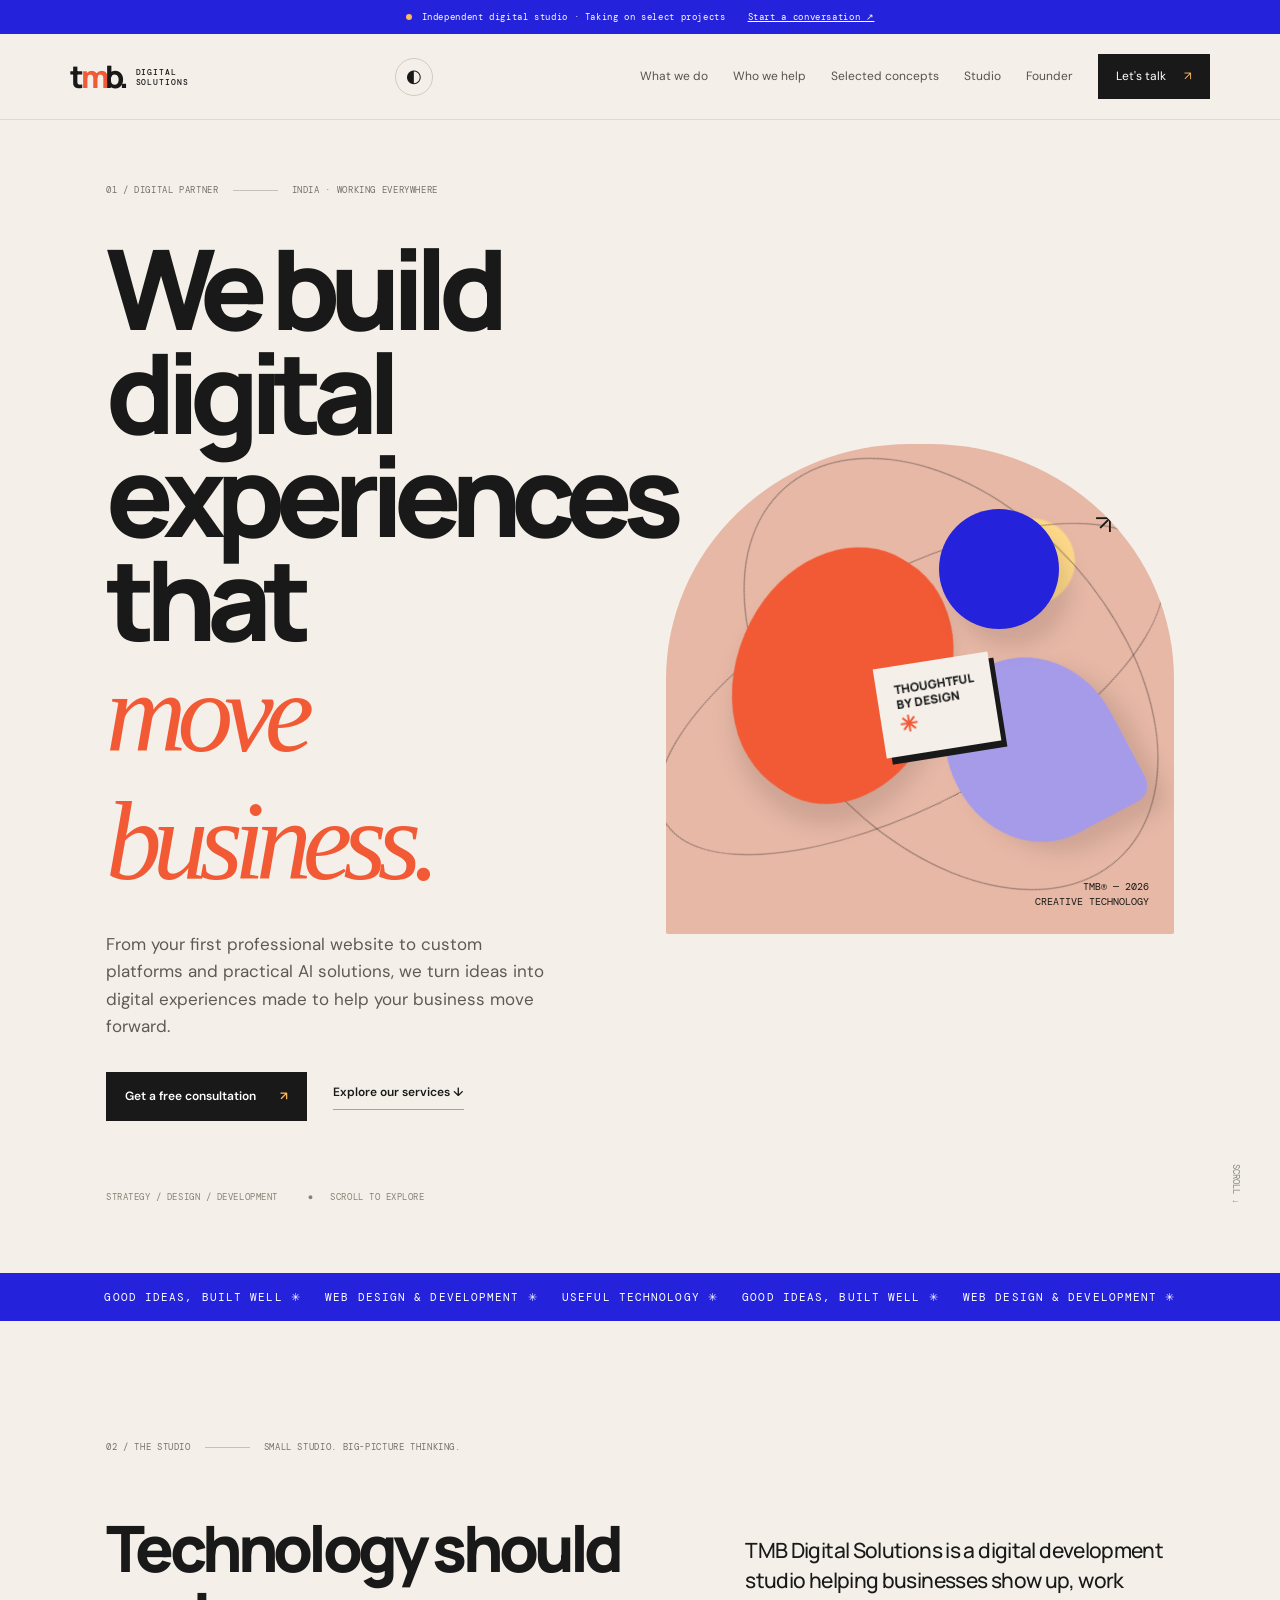
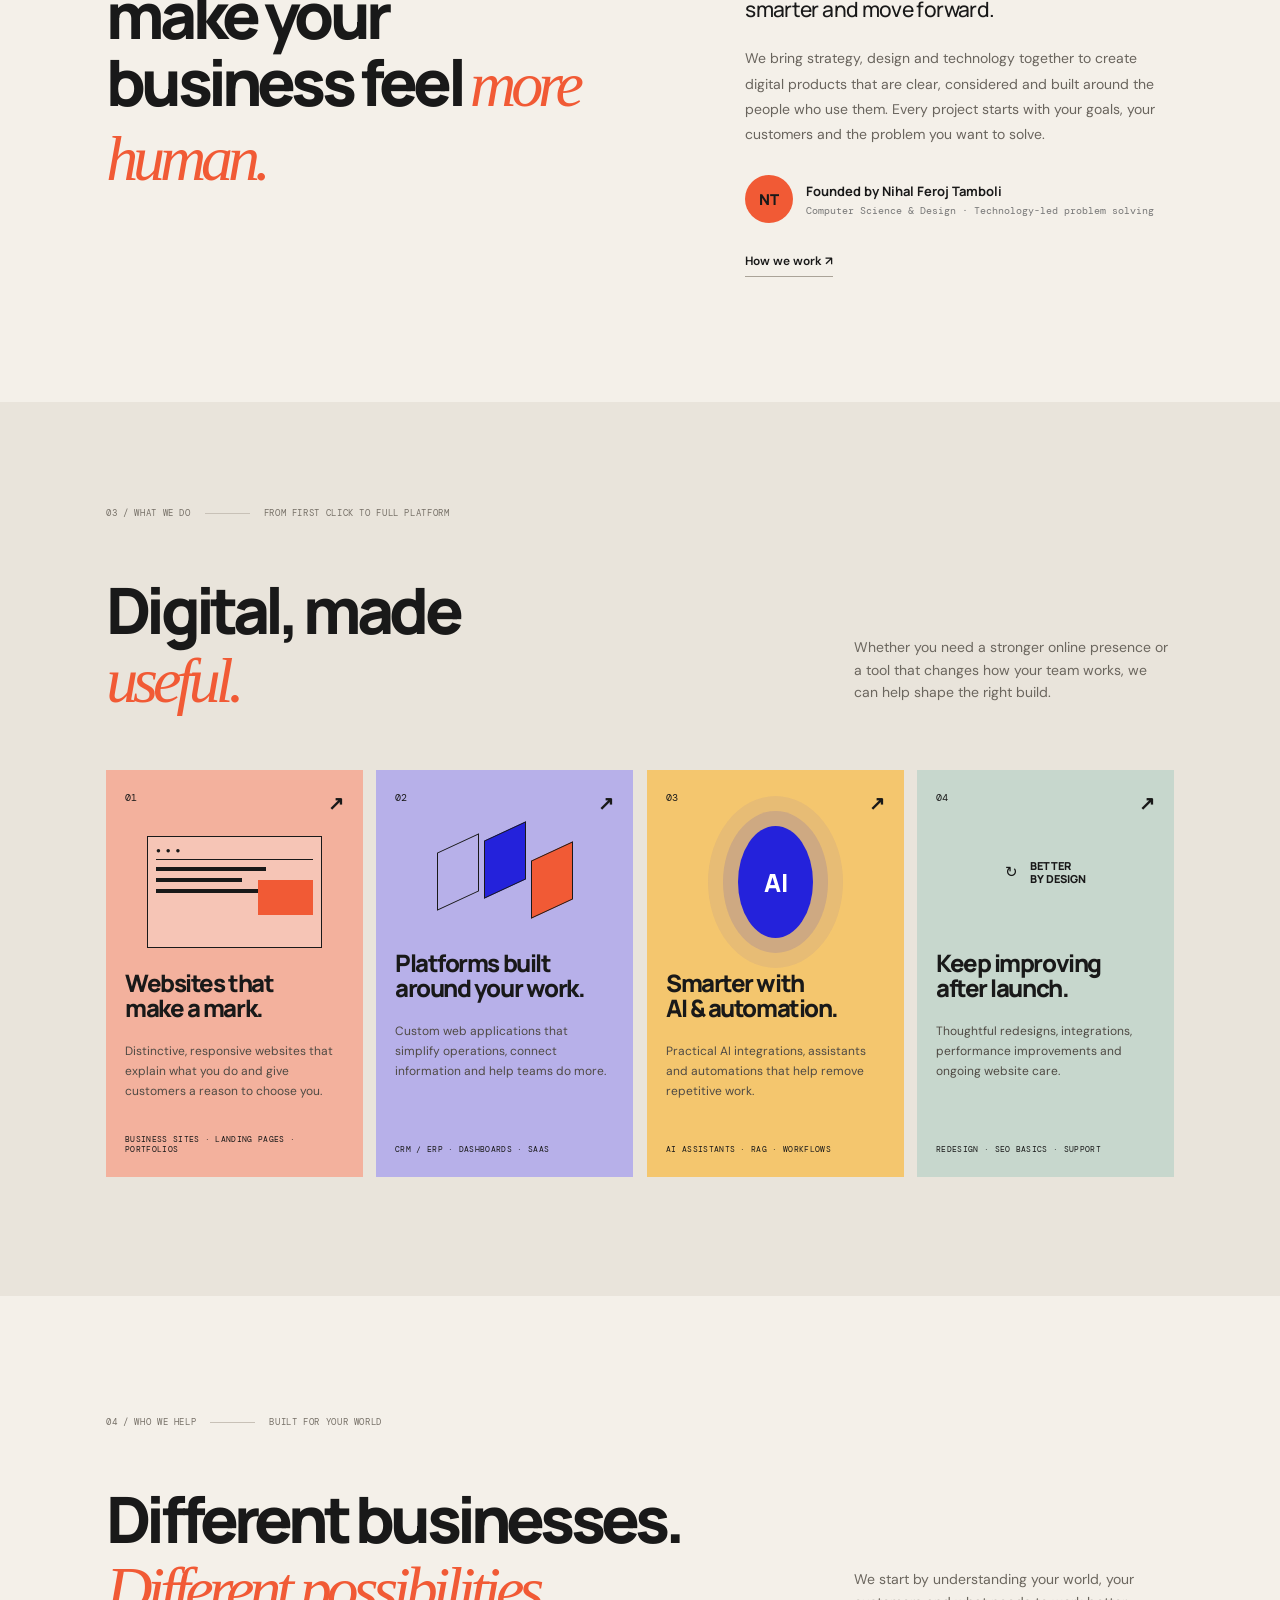
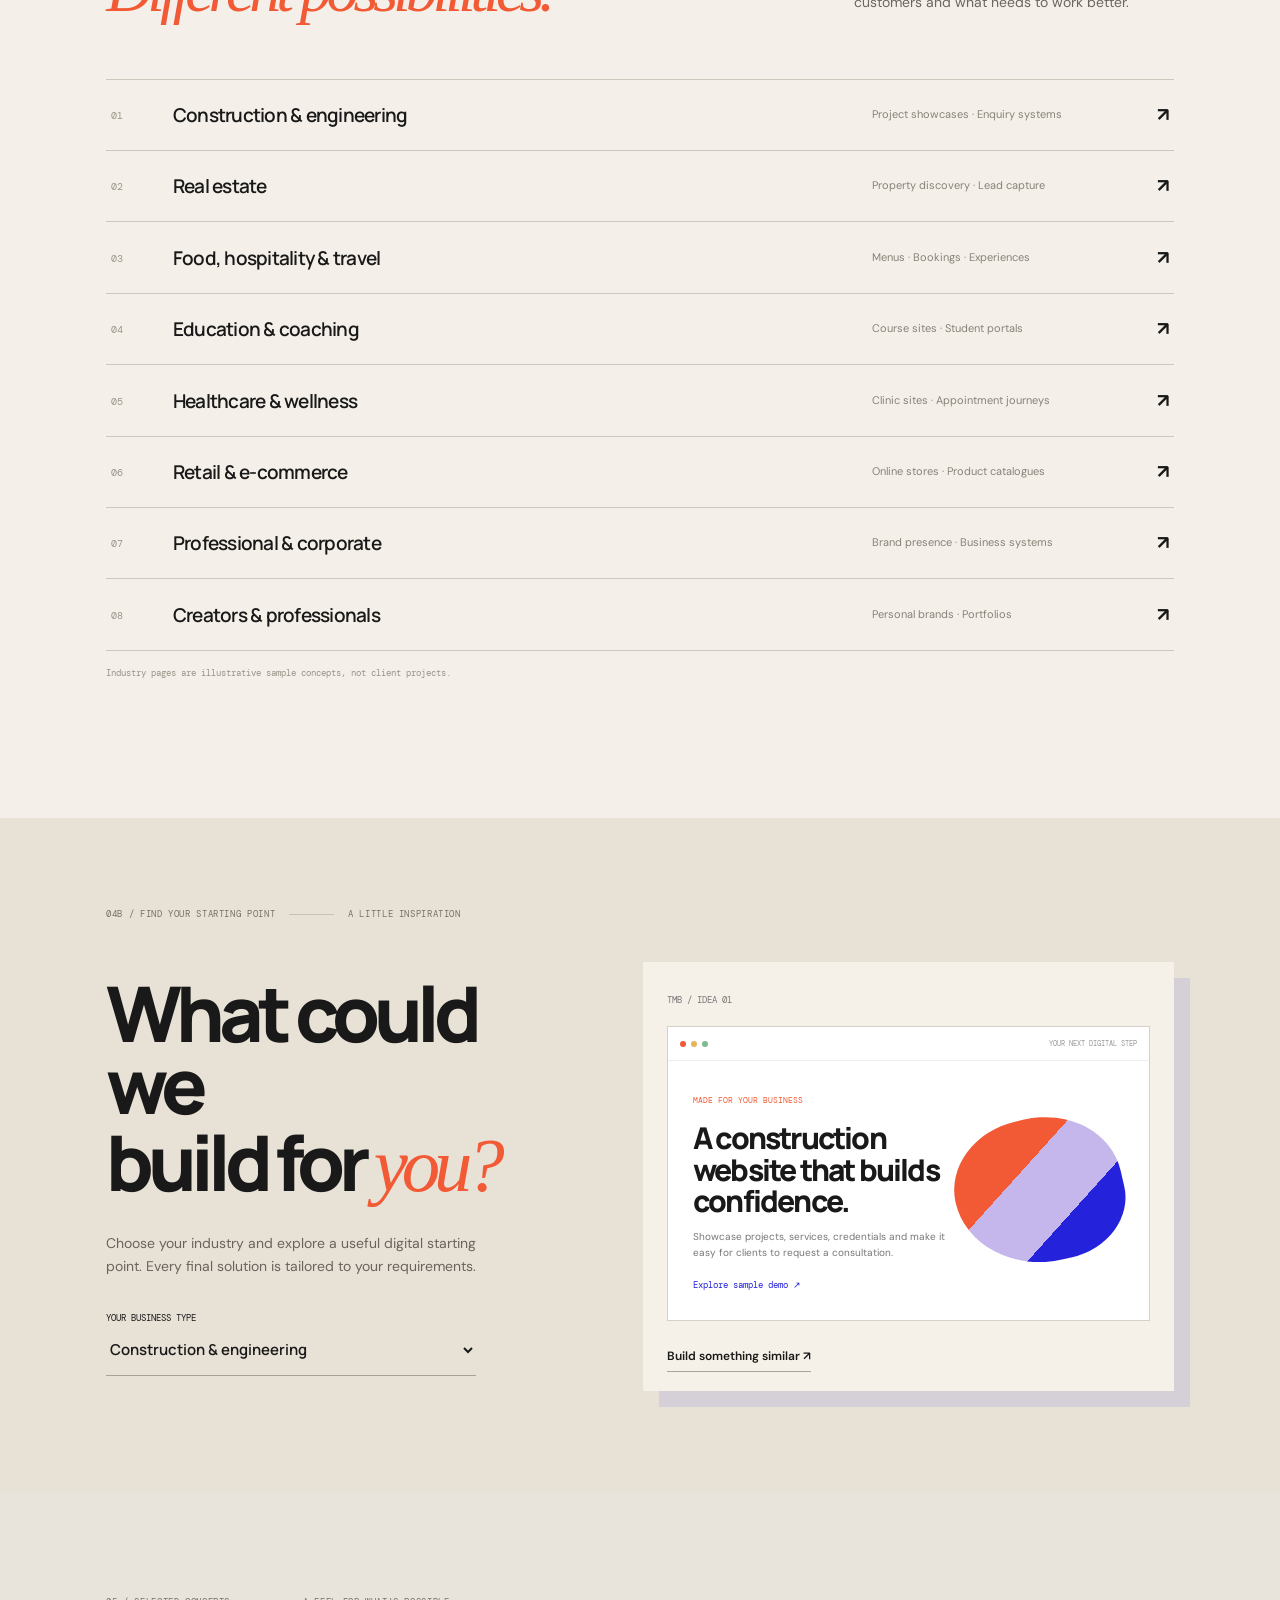
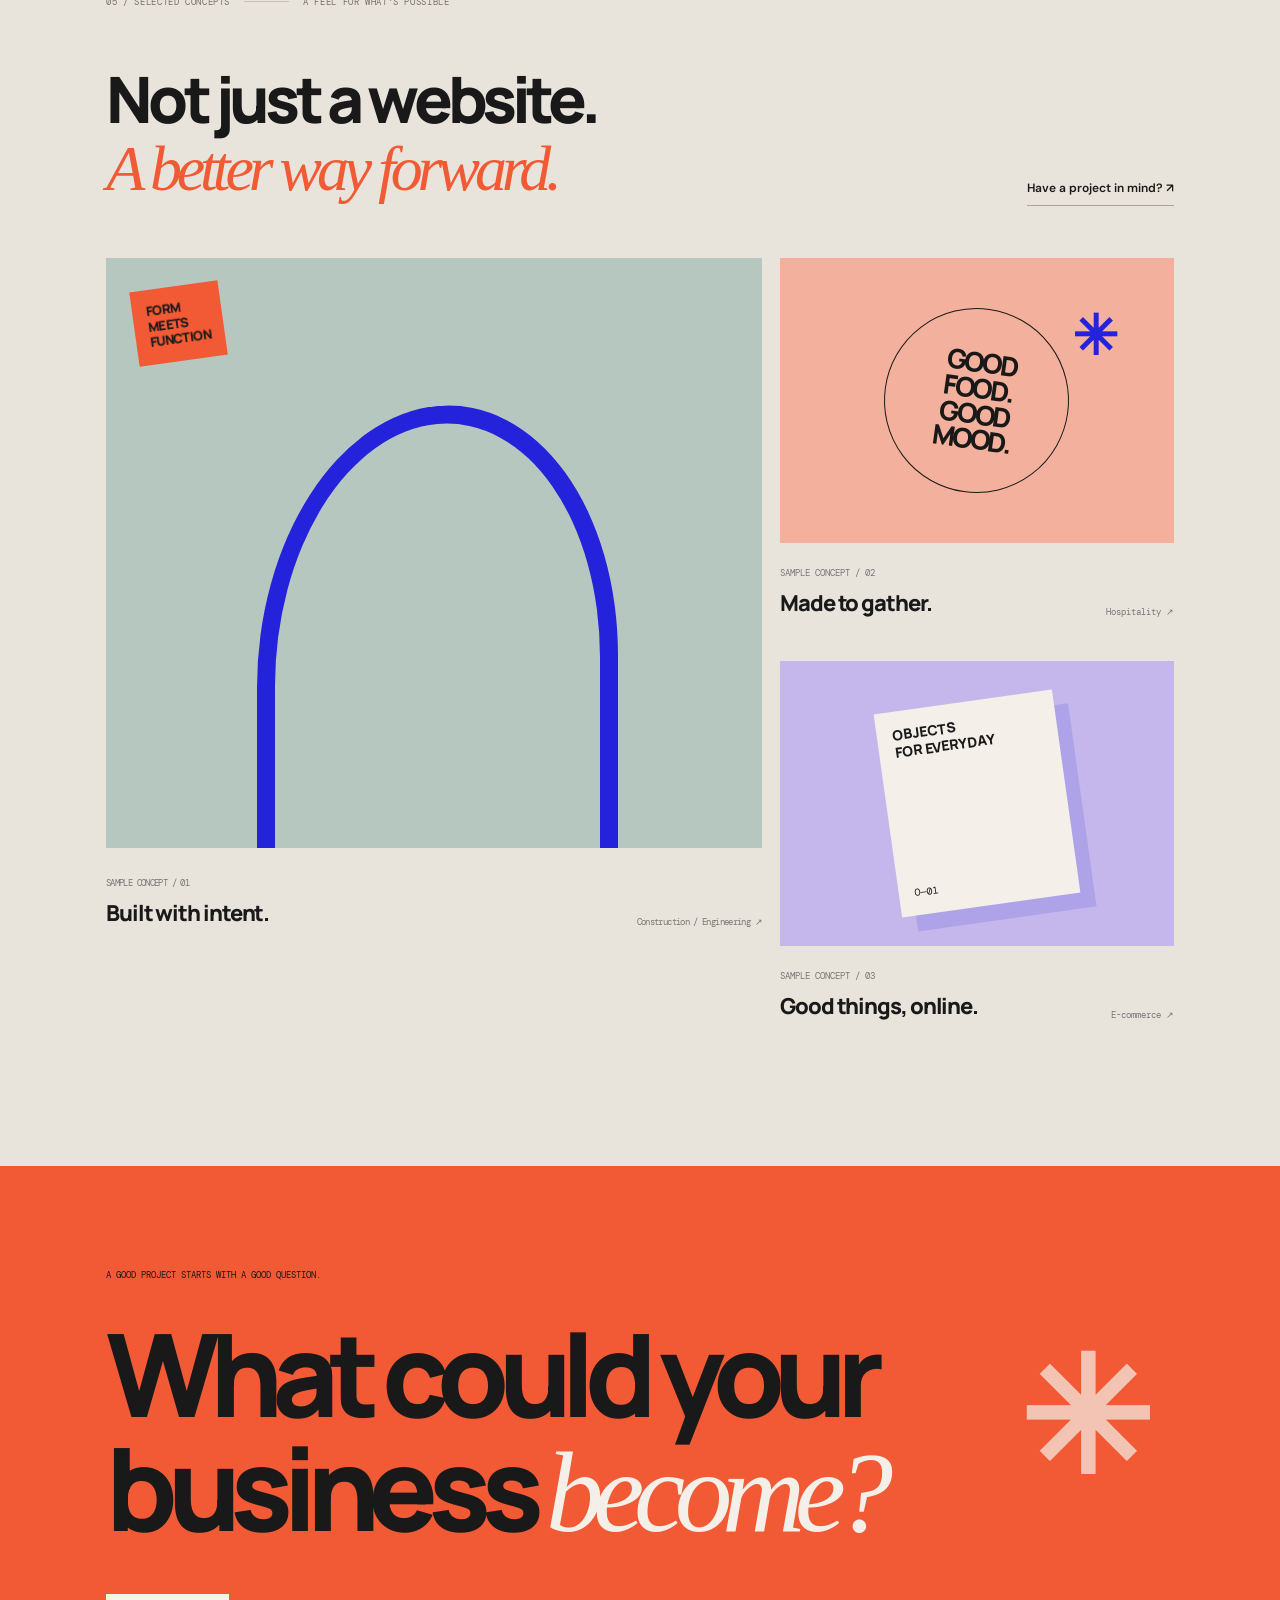
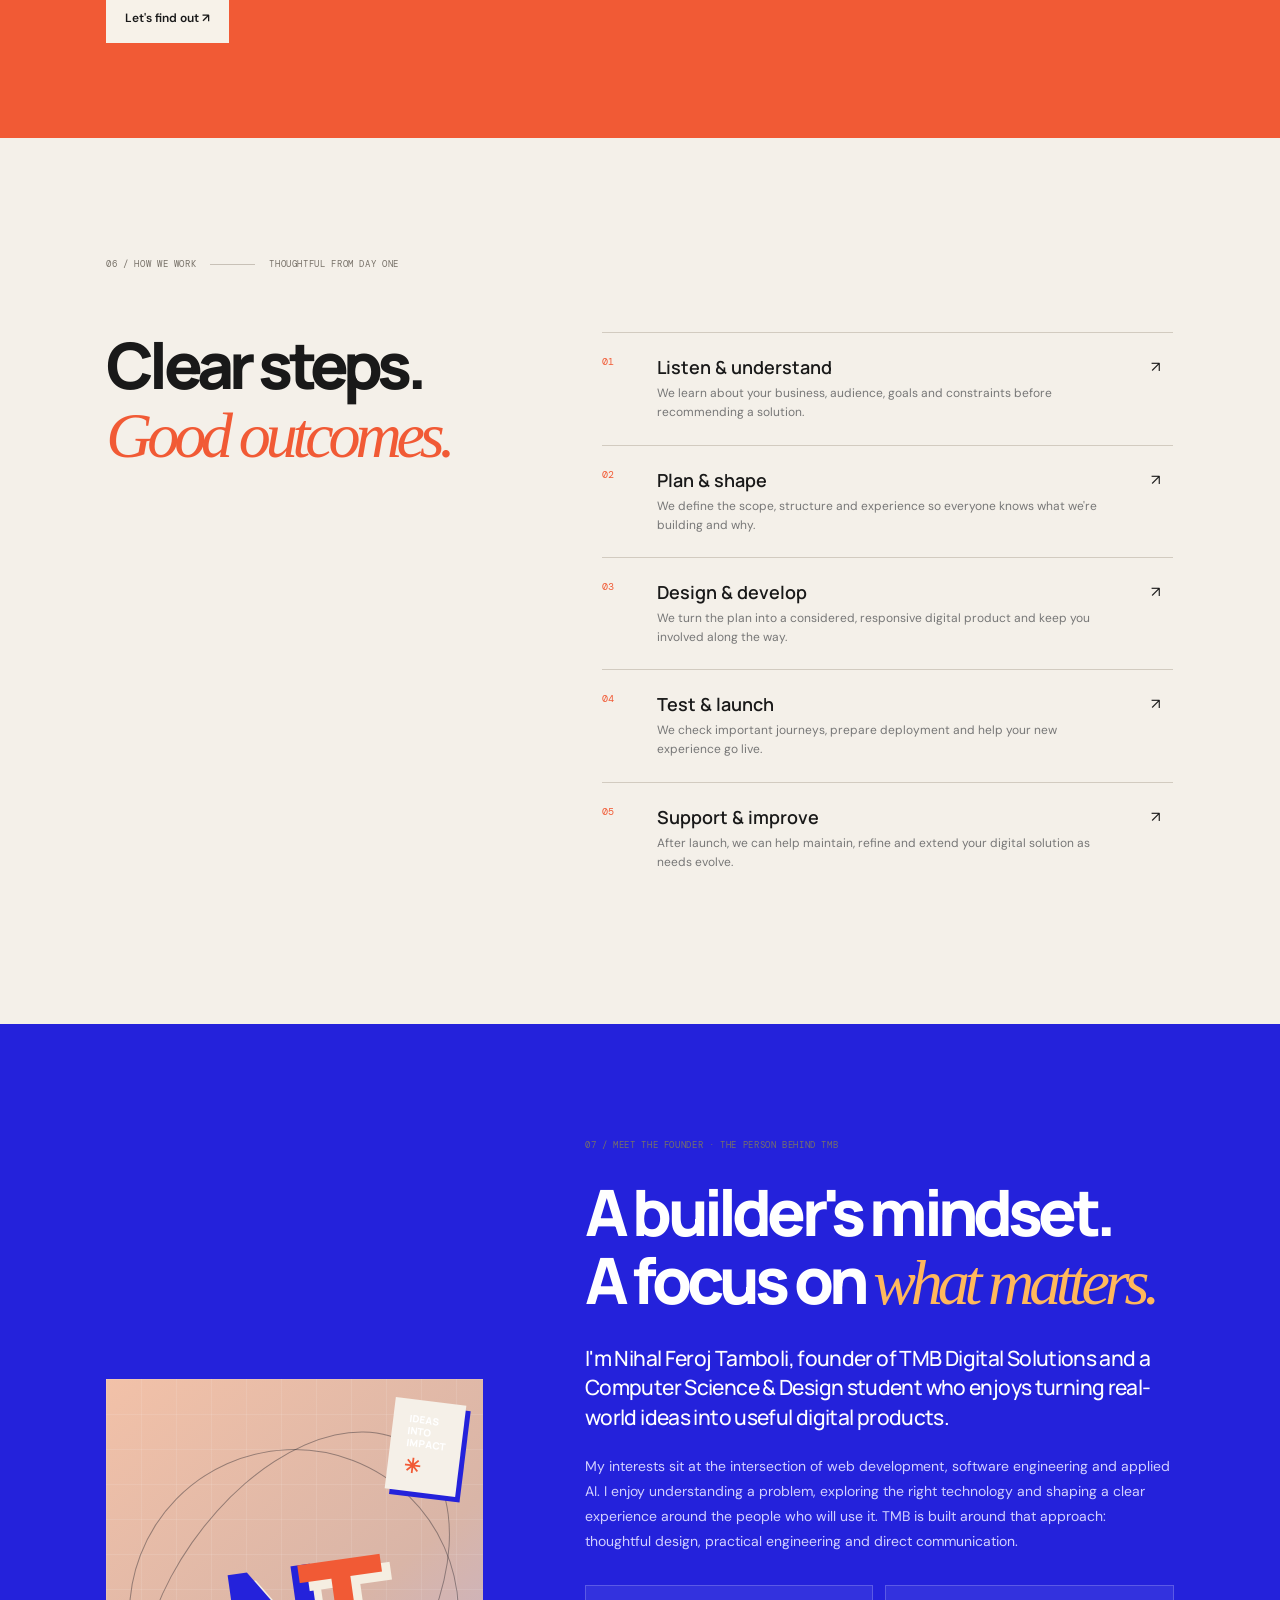
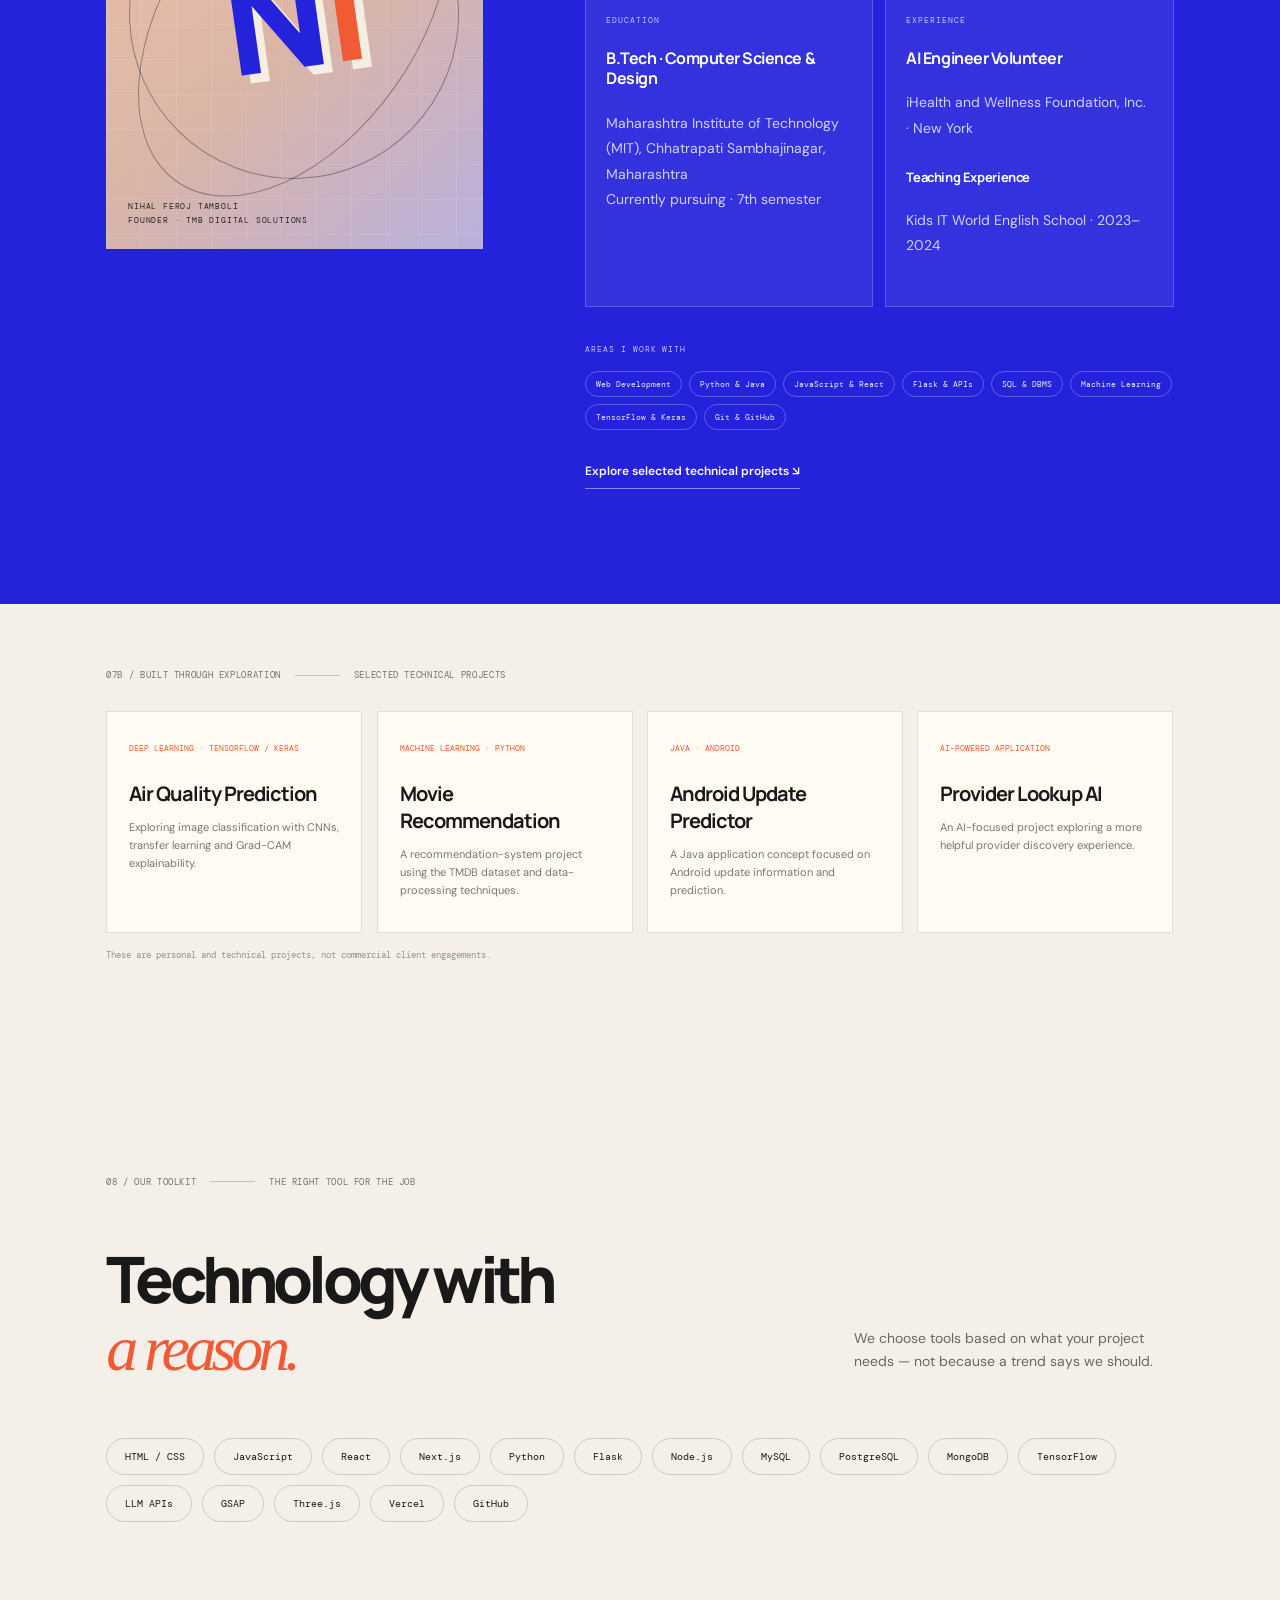
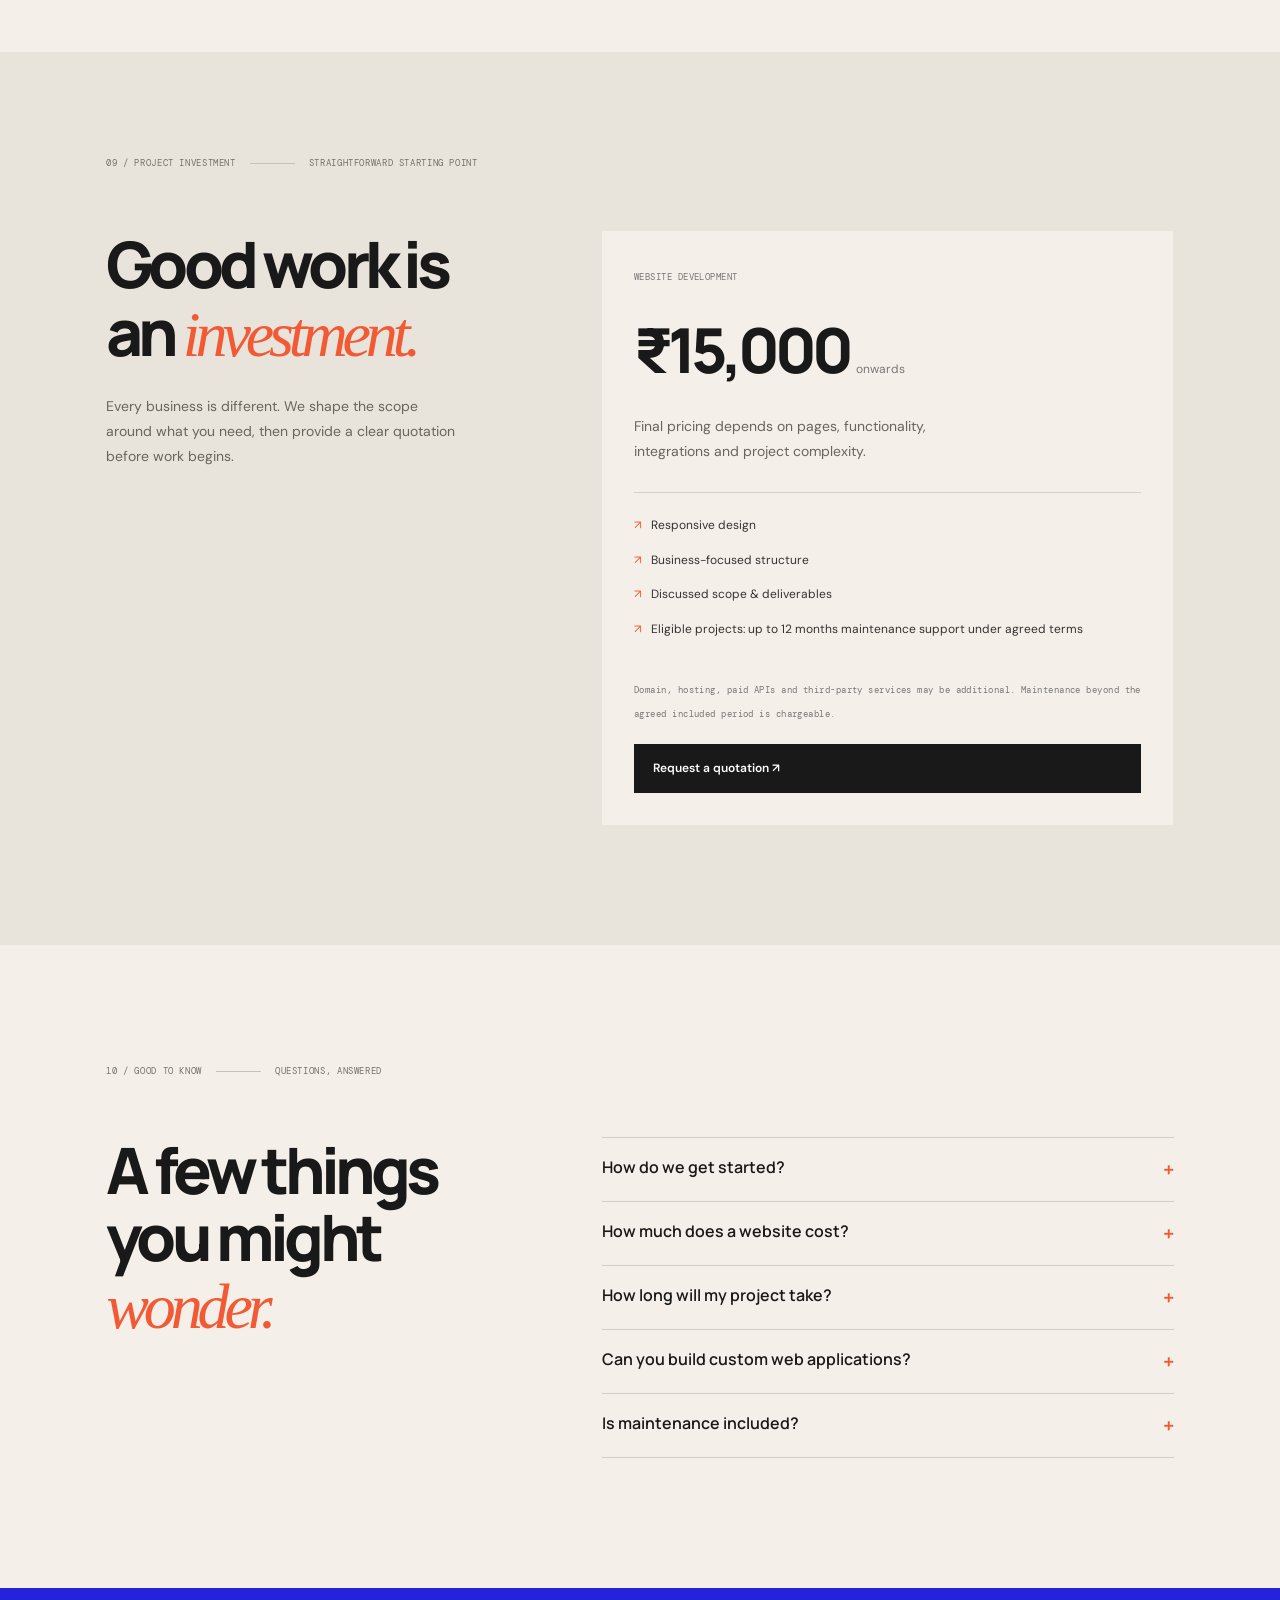
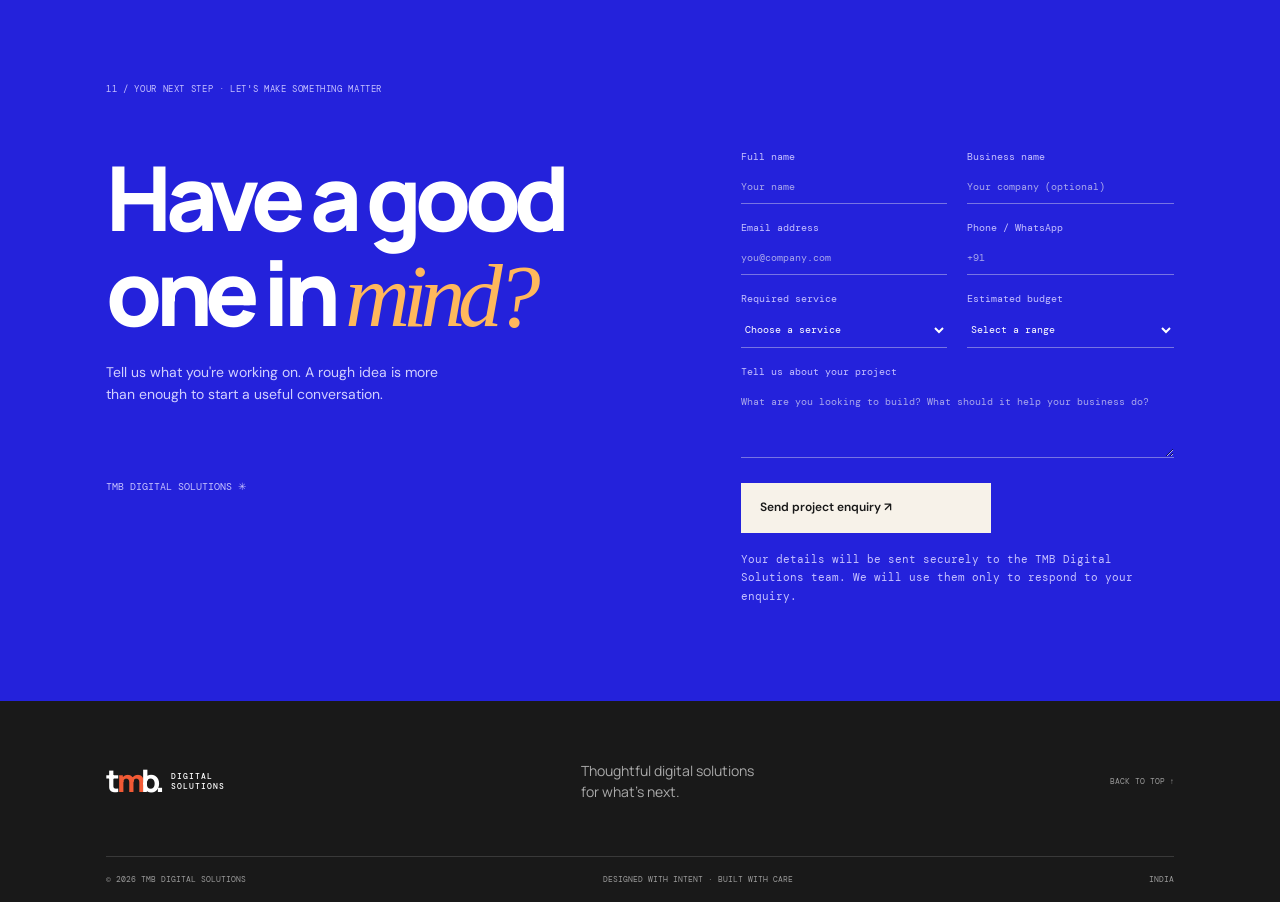
<file: TMB-Digital-Solutions-Creative-Studio/index.html>
<!doctype html>
<html lang="en"><head>
<meta charset="utf-8"><meta name="viewport" content="width=device-width,initial-scale=1">
<meta name="description" content="TMB Digital Solutions builds thoughtful websites, custom web applications and AI-powered digital experiences for ambitious businesses.">
<meta name="theme-color" content="#f4f0e9"><meta name="author" content="Nihal Feroj Tamboli"><title>TMB Digital Solutions — Make your next move digital.</title>
<link rel="preconnect" href="https://fonts.googleapis.com"><link rel="preconnect" href="https://fonts.gstatic.com" crossorigin>
<link href="https://fonts.googleapis.com/css2?family=DM+Mono:wght@400;500&family=DM+Sans:wght@400;500;600;700&family=Manrope:wght@400;500;600;700;800&display=swap" rel="stylesheet">
<link rel="stylesheet" href="css/style.css"></head><body id="top">
<div class="announcement"><i></i> Independent digital studio · Taking on select projects <a href="#contact">Start a conversation ↗</a></div>
<header class="site-header"><a class="brand" href="#"><span class="brand-mark">t<span>m</span>b.</span><span class="brand-name">DIGITAL<br>SOLUTIONS</span></a>
<div class="header-tools"><button class="theme-toggle" type="button" aria-label="Toggle colour theme">◐</button><button class="menu-toggle" aria-label="Open navigation" aria-expanded="false"><b></b><b></b></button></div>
<nav class="main-nav"><a href="#services">What we do</a><a href="#industries">Who we help</a><a href="#work">Selected concepts</a><a href="#about">Studio</a><a href="#founder">Founder</a><a class="nav-cta" href="#contact">Let's talk <span>↗</span></a></nav></header>
<main>
<section class="hero section-wrap"><div class="hero-copy reveal"><p class="eyebrow"><span>01 / DIGITAL PARTNER</span><i></i><span>INDIA · WORKING EVERYWHERE</span></p>
<h1>We build digital<br>experiences that<br><em>move business.</em></h1><p class="hero-intro">From your first professional website to custom platforms and practical AI solutions, we turn ideas into digital experiences made to help your business move forward.</p>
<div class="hero-actions"><a class="button dark" href="#contact">Get a free consultation <span>↗</span></a><a class="text-link" href="#services">Explore our services ↓</a></div>
<div class="hero-foot"><span>STRATEGY / DESIGN / DEVELOPMENT</span><span>● &nbsp; SCROLL TO EXPLORE</span></div></div>
<div class="hero-art reveal" aria-label="Abstract colorful digital studio artwork"><div class="art-label top">IDEAS INTO<br>INTERFACES</div><div class="orbit one"></div><div class="orbit two"></div><div class="shape orange"></div><div class="shape lilac"></div><div class="shape blue"></div><div class="sticker">THOUGHTFUL<br>BY DESIGN <strong>✳</strong></div><div class="art-label bottom">TMB® — 2026<br>CREATIVE TECHNOLOGY</div><span class="spark">✳</span></div><div class="hero-side">SCROLL ↓</div></section>
<div class="marquee"><div>GOOD IDEAS, BUILT WELL ✳ &nbsp; WEB DESIGN & DEVELOPMENT ✳ &nbsp; USEFUL TECHNOLOGY ✳ &nbsp; GOOD IDEAS, BUILT WELL ✳ &nbsp; WEB DESIGN & DEVELOPMENT ✳</div></div>
<section class="intro-section section-wrap" id="about"><div class="section-kicker"><span>02 / THE STUDIO</span><i></i><span>SMALL STUDIO. BIG-PICTURE THINKING.</span></div><div class="intro-grid"><h2>Technology should make your business feel <em>more human.</em></h2><div><p class="large">TMB Digital Solutions is a digital development studio helping businesses show up, work smarter and move forward.</p><p>We bring strategy, design and technology together to create digital products that are clear, considered and built around the people who use them. Every project starts with your goals, your customers and the problem you want to solve.</p><div class="founder-inline"><span class="avatar-monogram">NT</span><div><b>Founded by Nihal Feroj Tamboli</b><small>Computer Science & Design · Technology-led problem solving</small></div></div><a class="arrow-link" href="#process">How we work ↗</a></div></div></section>
<section class="services-section section-wrap" id="services"><div class="section-kicker"><span>03 / WHAT WE DO</span><i></i><span>FROM FIRST CLICK TO FULL PLATFORM</span></div><div class="section-heading"><h2>Digital, made<br><em>useful.</em></h2><p>Whether you need a stronger online presence or a tool that changes how your team works, we can help shape the right build.</p></div>
<div class="service-grid">
<article class="service-card c1"><div class="card-top">01 <b>↗</b></div><div class="mini-window"><div>● ● ●</div><hr><span></span><span></span><span></span><i></i></div><h3>Websites that<br>make a mark.</h3><p>Distinctive, responsive websites that explain what you do and give customers a reason to choose you.</p><small>BUSINESS SITES · LANDING PAGES · PORTFOLIOS</small></article>
<article class="service-card c2"><div class="card-top">02 <b>↗</b></div><div class="cubes"><i></i><i></i><i></i></div><h3>Platforms built<br>around your work.</h3><p>Custom web applications that simplify operations, connect information and help teams do more.</p><small>CRM / ERP · DASHBOARDS · SAAS</small></article>
<article class="service-card c3"><div class="card-top">03 <b>↗</b></div><div class="ai-orb">AI</div><h3>Smarter with<br>AI & automation.</h3><p>Practical AI integrations, assistants and automations that help remove repetitive work.</p><small>AI ASSISTANTS · RAG · WORKFLOWS</small></article>
<article class="service-card c4"><div class="card-top">04 <b>↗</b></div><div class="refresh">↻ <strong>BETTER<br>BY DESIGN</strong></div><h3>Keep improving<br>after launch.</h3><p>Thoughtful redesigns, integrations, performance improvements and ongoing website care.</p><small>REDESIGN · SEO BASICS · SUPPORT</small></article></div></section>
<section class="industries-section section-wrap" id="industries"><div class="section-kicker"><span>04 / WHO WE HELP</span><i></i><span>BUILT FOR YOUR WORLD</span></div><div class="section-heading"><h2>Different businesses.<br><em>Different possibilities.</em></h2><p>We start by understanding your world, your customers and what needs to work better.</p></div>
<div class="industry-list">
<a href="demos/construction.html" aria-label="Open Construction & engineering sample website demo"><span>01</span><b>Construction & engineering</b><small>Project showcases · Enquiry systems</small><strong>↗</strong></a>
<a href="demos/realestate.html" aria-label="Open Real estate sample website demo"><span>02</span><b>Real estate</b><small>Property discovery · Lead capture</small><strong>↗</strong></a>
<a href="demos/restaurant.html" aria-label="Open Food, hospitality & travel sample website demo"><span>03</span><b>Food, hospitality & travel</b><small>Menus · Bookings · Experiences</small><strong>↗</strong></a>
<a href="demos/education.html" aria-label="Open Education & coaching sample website demo"><span>04</span><b>Education & coaching</b><small>Course sites · Student portals</small><strong>↗</strong></a>
<a href="demos/clinic.html" aria-label="Open Healthcare & wellness sample website demo"><span>05</span><b>Healthcare & wellness</b><small>Clinic sites · Appointment journeys</small><strong>↗</strong></a>
<a href="demos/ecommerce.html" aria-label="Open Retail & e-commerce sample website demo"><span>06</span><b>Retail & e-commerce</b><small>Online stores · Product catalogues</small><strong>↗</strong></a>
<a href="demos/corporate.html" aria-label="Open Professional & corporate sample website demo"><span>07</span><b>Professional & corporate</b><small>Brand presence · Business systems</small><strong>↗</strong></a>
<a href="demos/portfolio.html" aria-label="Open Creators & professionals sample website demo"><span>08</span><b>Creators & professionals</b><small>Personal brands · Portfolios</small><strong>↗</strong></a></div><p class="demo-note">Industry pages are illustrative sample concepts, not client projects.</p></section>
<section class="idea-finder section-wrap" id="ideas"><div class="section-kicker"><span>04B / FIND YOUR STARTING POINT</span><i></i><span>A LITTLE INSPIRATION</span></div><div class="idea-grid"><div><h2>What could we<br>build for <em>you?</em></h2><p>Choose your industry and explore a useful digital starting point. Every final solution is tailored to your requirements.</p><label class="idea-label" for="industry-choice">YOUR BUSINESS TYPE</label><select id="industry-choice"><option value="construction">Construction & engineering</option><option value="education">Education & coaching</option><option value="clinic">Healthcare & clinics</option><option value="restaurant">Restaurant & hospitality</option><option value="realestate">Real estate</option><option value="ecommerce">Retail & e-commerce</option><option value="corporate">Professional services</option><option value="portfolio">Creators & professionals</option></select></div><div class="idea-result" aria-live="polite"><span class="idea-number">TMB / IDEA 01</span><div class="idea-window"><div class="idea-window-bar"><i></i><i></i><i></i><span>YOUR NEXT DIGITAL STEP</span></div><div class="idea-window-body"><div class="idea-window-copy"><small>MADE FOR YOUR BUSINESS</small><b id="idea-title">A construction website that builds confidence.</b><p id="idea-description">Showcase projects, services, credentials and make it easy for clients to request a consultation.</p><a id="idea-demo" href="demos/construction.html">Explore sample demo ↗</a></div><div class="idea-shape"></div></div></div><a class="arrow-link" href="#contact">Build something similar ↗</a></div></div></section>
<section class="work-section section-wrap" id="work"><div class="section-kicker"><span>05 / SELECTED CONCEPTS</span><i></i><span>A FEEL FOR WHAT'S POSSIBLE</span></div><div class="section-heading"><h2>Not just a website.<br><em>A better way forward.</em></h2><a class="arrow-link" href="#contact">Have a project in mind? ↗</a></div>
<div class="work-grid"><a class="work-card large" href="demos/construction.html"><div class="visual arch"><div class="arch-shape"></div><label>FORM<br>MEETS<br>FUNCTION</label></div><div class="work-meta"><div><small>SAMPLE CONCEPT / 01</small><h3>Built with intent.</h3></div><span>Construction / Engineering ↗</span></div></a>
<a class="work-card" href="demos/restaurant.html"><div class="visual food"><div>GOOD<br>FOOD.<br>GOOD<br>MOOD.</div><b>✳</b></div><div class="work-meta"><div><small>SAMPLE CONCEPT / 02</small><h3>Made to gather.</h3></div><span>Hospitality ↗</span></div></a>
<a class="work-card" href="demos/ecommerce.html"><div class="visual shop"><div>OBJECTS<br>FOR EVERYDAY<small>O—01</small></div></div><div class="work-meta"><div><small>SAMPLE CONCEPT / 03</small><h3>Good things, online.</h3></div><span>E-commerce ↗</span></div></a></div></section>
<section class="statement"><span>A GOOD PROJECT STARTS WITH A GOOD QUESTION.</span><h2>What could your<br>business <em>become?</em></h2><a class="button light" href="#contact">Let's find out ↗</a><b>✳</b></section>
<section class="process-section section-wrap" id="process"><div class="section-kicker"><span>06 / HOW WE WORK</span><i></i><span>THOUGHTFUL FROM DAY ONE</span></div><div class="process-grid"><h2>Clear steps.<br><em>Good outcomes.</em></h2><div class="steps">
<article><span>01</span><div><h3>Listen & understand</h3><p>We learn about your business, audience, goals and constraints before recommending a solution.</p></div><b>↗</b></article>
<article><span>02</span><div><h3>Plan & shape</h3><p>We define the scope, structure and experience so everyone knows what we're building and why.</p></div><b>↗</b></article>
<article><span>03</span><div><h3>Design & develop</h3><p>We turn the plan into a considered, responsive digital product and keep you involved along the way.</p></div><b>↗</b></article>
<article><span>04</span><div><h3>Test & launch</h3><p>We check important journeys, prepare deployment and help your new experience go live.</p></div><b>↗</b></article>
<article><span>05</span><div><h3>Support & improve</h3><p>After launch, we can help maintain, refine and extend your digital solution as needs evolve.</p></div><b>↗</b></article></div></div></section>
<section class="founder founder-profile" id="founder">
 <div class="founder-profile-visual">
  <div class="founder-orbit orbit-a"></div><div class="founder-orbit orbit-b"></div>
  <div class="founder-monogram">N<span>T</span></div>
  <div class="founder-visual-label">NIHAL FEROJ TAMBOLI<br>FOUNDER · TMB DIGITAL SOLUTIONS</div>
  <div class="founder-stamp">IDEAS<br>INTO<br>IMPACT <b>✳</b></div>
 </div>
 <div class="founder-profile-copy">
  <div class="section-kicker">07 / MEET THE FOUNDER · THE PERSON BEHIND TMB</div>
  <h2>A builder's mindset.<br> A focus on <em>what matters.</em></h2>
  <p class="large">I'm Nihal Feroj Tamboli, founder of TMB Digital Solutions and a Computer Science & Design student who enjoys turning real-world ideas into useful digital products.</p>
  <p>My interests sit at the intersection of web development, software engineering and applied AI. I enjoy understanding a problem, exploring the right technology and shaping a clear experience around the people who will use it. TMB is built around that approach: thoughtful design, practical engineering and direct communication.</p>
  <div class="founder-details-grid">
   <article><small>EDUCATION</small><h3>B.Tech · Computer Science & Design</h3><p>Maharashtra Institute of Technology (MIT), Chhatrapati Sambhajinagar, Maharashtra<br>Currently pursuing · 7th semester</p></article>
   <article><small>EXPERIENCE</small><h3>AI Engineer Volunteer</h3><p>iHealth and Wellness Foundation, Inc. · New York</p><h3 class="sub-role">Teaching Experience</h3><p>Kids IT World English School · 2023–2024</p></article>
  </div>
  <div class="founder-capabilities"><small>AREAS I WORK WITH</small><div><span>Web Development</span><span>Python & Java</span><span>JavaScript & React</span><span>Flask & APIs</span><span>SQL & DBMS</span><span>Machine Learning</span><span>TensorFlow & Keras</span><span>Git & GitHub</span></div></div>
  <a class="arrow-link" href="#founder-projects">Explore selected technical projects ↘</a>
 </div>
</section>
<section class="founder-work section-wrap reveal" id="founder-projects">
 <div class="section-kicker"><span>07B / BUILT THROUGH EXPLORATION</span><i></i><span>SELECTED TECHNICAL PROJECTS</span></div>
 <div class="founder-work-grid">
  <article><small>DEEP LEARNING · TENSORFLOW / KERAS</small><h3>Air Quality Prediction</h3><p>Exploring image classification with CNNs, transfer learning and Grad-CAM explainability.</p></article>
  <article><small>MACHINE LEARNING · PYTHON</small><h3>Movie Recommendation</h3><p>A recommendation-system project using the TMDB dataset and data-processing techniques.</p></article>
  <article><small>JAVA · ANDROID</small><h3>Android Update Predictor</h3><p>A Java application concept focused on Android update information and prediction.</p></article>
  <article><small>AI-POWERED APPLICATION</small><h3>Provider Lookup AI</h3><p>An AI-focused project exploring a more helpful provider discovery experience.</p></article>
 </div><p class="demo-note">These are personal and technical projects, not commercial client engagements.</p>
</section>
<section class="tech-section section-wrap"><div class="section-kicker"><span>08 / OUR TOOLKIT</span><i></i><span>THE RIGHT TOOL FOR THE JOB</span></div><div class="section-heading"><h2>Technology with<br><em>a reason.</em></h2><p>We choose tools based on what your project needs — not because a trend says we should.</p></div><div class="tech-cloud"><span>HTML / CSS</span><span>JavaScript</span><span>React</span><span>Next.js</span><span>Python</span><span>Flask</span><span>Node.js</span><span>MySQL</span><span>PostgreSQL</span><span>MongoDB</span><span>TensorFlow</span><span>LLM APIs</span><span>GSAP</span><span>Three.js</span><span>Vercel</span><span>GitHub</span></div></section>
<section class="pricing section-wrap" id="pricing"><div class="section-kicker"><span>09 / PROJECT INVESTMENT</span><i></i><span>STRAIGHTFORWARD STARTING POINT</span></div><div class="pricing-grid"><div><h2>Good work is<br>an <em>investment.</em></h2><p>Every business is different. We shape the scope around what you need, then provide a clear quotation before work begins.</p></div><div class="price-card"><small>WEBSITE DEVELOPMENT</small><strong>₹15,000 <em>onwards</em></strong><p>Final pricing depends on pages, functionality, integrations and project complexity.</p><ul><li>Responsive design</li><li>Business-focused structure</li><li>Discussed scope & deliverables</li><li>Eligible projects: up to 12 months maintenance support under agreed terms</li></ul><small>Domain, hosting, paid APIs and third-party services may be additional. Maintenance beyond the agreed included period is chargeable.</small><a class="button dark" href="#contact">Request a quotation ↗</a></div></div></section>
<section class="faq-section section-wrap"><div class="section-kicker"><span>10 / GOOD TO KNOW</span><i></i><span>QUESTIONS, ANSWERED</span></div><div class="faq-grid"><h2>A few things<br>you might <em>wonder.</em></h2><div class="faqs">
<details><summary>How do we get started? <b>+</b></summary><p>Share a little about your business and what you want to achieve. We'll discuss your requirements and the best next step.</p></details>
<details><summary>How much does a website cost? <b>+</b></summary><p>Website development starts at ₹15,000. The final quote depends on scope, features, content and integrations.</p></details>
<details><summary>How long will my project take? <b>+</b></summary><p>Timelines depend on size and complexity. We'll agree on a realistic schedule after understanding the requirements.</p></details>
<details><summary>Can you build custom web applications? <b>+</b></summary><p>Yes. We can discuss custom dashboards, CRM/ERP workflows, booking systems, inventory tools and other browser-based applications.</p></details>
<details><summary>Is maintenance included? <b>+</b></summary><p>Eligible projects may include up to 12 months of maintenance support under agreed terms. Exact coverage is defined in the proposal.</p></details></div></div></section>
<section class="contact" id="contact"><div class="section-kicker">11 / YOUR NEXT STEP · LET'S MAKE SOMETHING MATTER</div><div class="contact-grid"><div><h2>Have a good<br>one in <em>mind?</em></h2><p>Tell us what you're working on. A rough idea is more than enough to start a useful conversation.</p><div class="contact-mark">TMB DIGITAL SOLUTIONS ✳</div></div><form id="enquiry-form" action="https://formspree.io/f/mbgoddeq" method="POST" accept-charset="UTF-8" aria-describedby="form-status"><div class="form-row"><label>Full name<input name="name" required placeholder="Your name"></label><label>Business name<input name="business" placeholder="Your company (optional)"></label></div><div class="form-row"><label>Email address<input name="email" type="email" required placeholder="you@company.com"></label><label>Phone / WhatsApp<input name="phone" type="tel" placeholder="+91"></label></div><div class="form-row"><label>Required service<select name="service" required><option value="">Choose a service</option><option>Business website</option><option>E-commerce website</option><option>Portfolio website</option><option>Booking website</option><option>Custom web application</option><option>AI solutions</option><option>Website redesign</option><option>Maintenance & support</option><option>Other</option></select></label><label>Estimated budget<select name="budget"><option value="">Select a range</option><option>₹15,000–₹25,000</option><option>₹25,000–₹50,000</option><option>₹50,000–₹1,00,000</option><option>₹1,00,000+</option><option>Need a custom quotation</option></select></label></div><label>Tell us about your project<textarea name="message" rows="4" required placeholder="What are you looking to build? What should it help your business do?"></textarea></label><div class="form-honeypot" aria-hidden="true"><label>Leave this field empty<input type="text" name="_gotcha" tabindex="-1" autocomplete="off"></label></div><input type="hidden" name="_subject" value="New project enquiry — TMB Digital Solutions"><button class="button light" type="submit">Send project enquiry ↗</button><p id="form-status" class="form-status" role="status" aria-live="polite">Your details will be sent securely to the TMB Digital Solutions team. We will use them only to respond to your enquiry.</p></form></div></section>
</main><footer><div class="footer-top"><a class="brand" href="#"><span class="brand-mark">t<span>m</span>b.</span><span class="brand-name">DIGITAL<br>SOLUTIONS</span></a><p>Thoughtful digital solutions<br>for what's next.</p><a href="#">BACK TO TOP ↑</a></div><div class="footer-bottom"><span>© 2026 TMB DIGITAL SOLUTIONS</span><span>DESIGNED WITH INTENT · BUILT WITH CARE</span><span>INDIA</span></div></footer>
<div class="thank-you-overlay" id="thank-you-overlay" aria-hidden="true">
  <section class="thank-you-card" role="dialog" aria-modal="true" aria-labelledby="thank-you-title" aria-describedby="thank-you-description" tabindex="-1">
    <button class="thank-you-close" type="button" aria-label="Close thank-you message">×</button>
    <div class="thank-you-orbit" aria-hidden="true"><span>✓</span></div>
    <p class="thank-you-eyebrow">MESSAGE RECEIVED · TMB DIGITAL SOLUTIONS</p>
    <h2 id="thank-you-title">Thanks for<br><em>reaching out.</em></h2>
    <p id="thank-you-description">Your enquiry has been sent successfully. Our team will review your project details and get in touch using the contact information you shared.</p>
    <div class="thank-you-next"><span class="thank-you-dot"></span><span>WHAT HAPPENS NEXT</span><b>We’ll review your brief and contact you soon.</b></div>
    <button class="button thank-you-done" id="thank-you-done" type="button">Back to the website <span>↗</span></button>
    <small class="thank-you-signoff">THANK YOU FOR CONSIDERING TMB DIGITAL SOLUTIONS.</small>
  </section>
</div>
<div class="scroll-progress" aria-hidden="true"></div><a class="back-top" href="#top" aria-label="Back to top">↑</a><script src="js/main.js"></script></body></html>
</file>
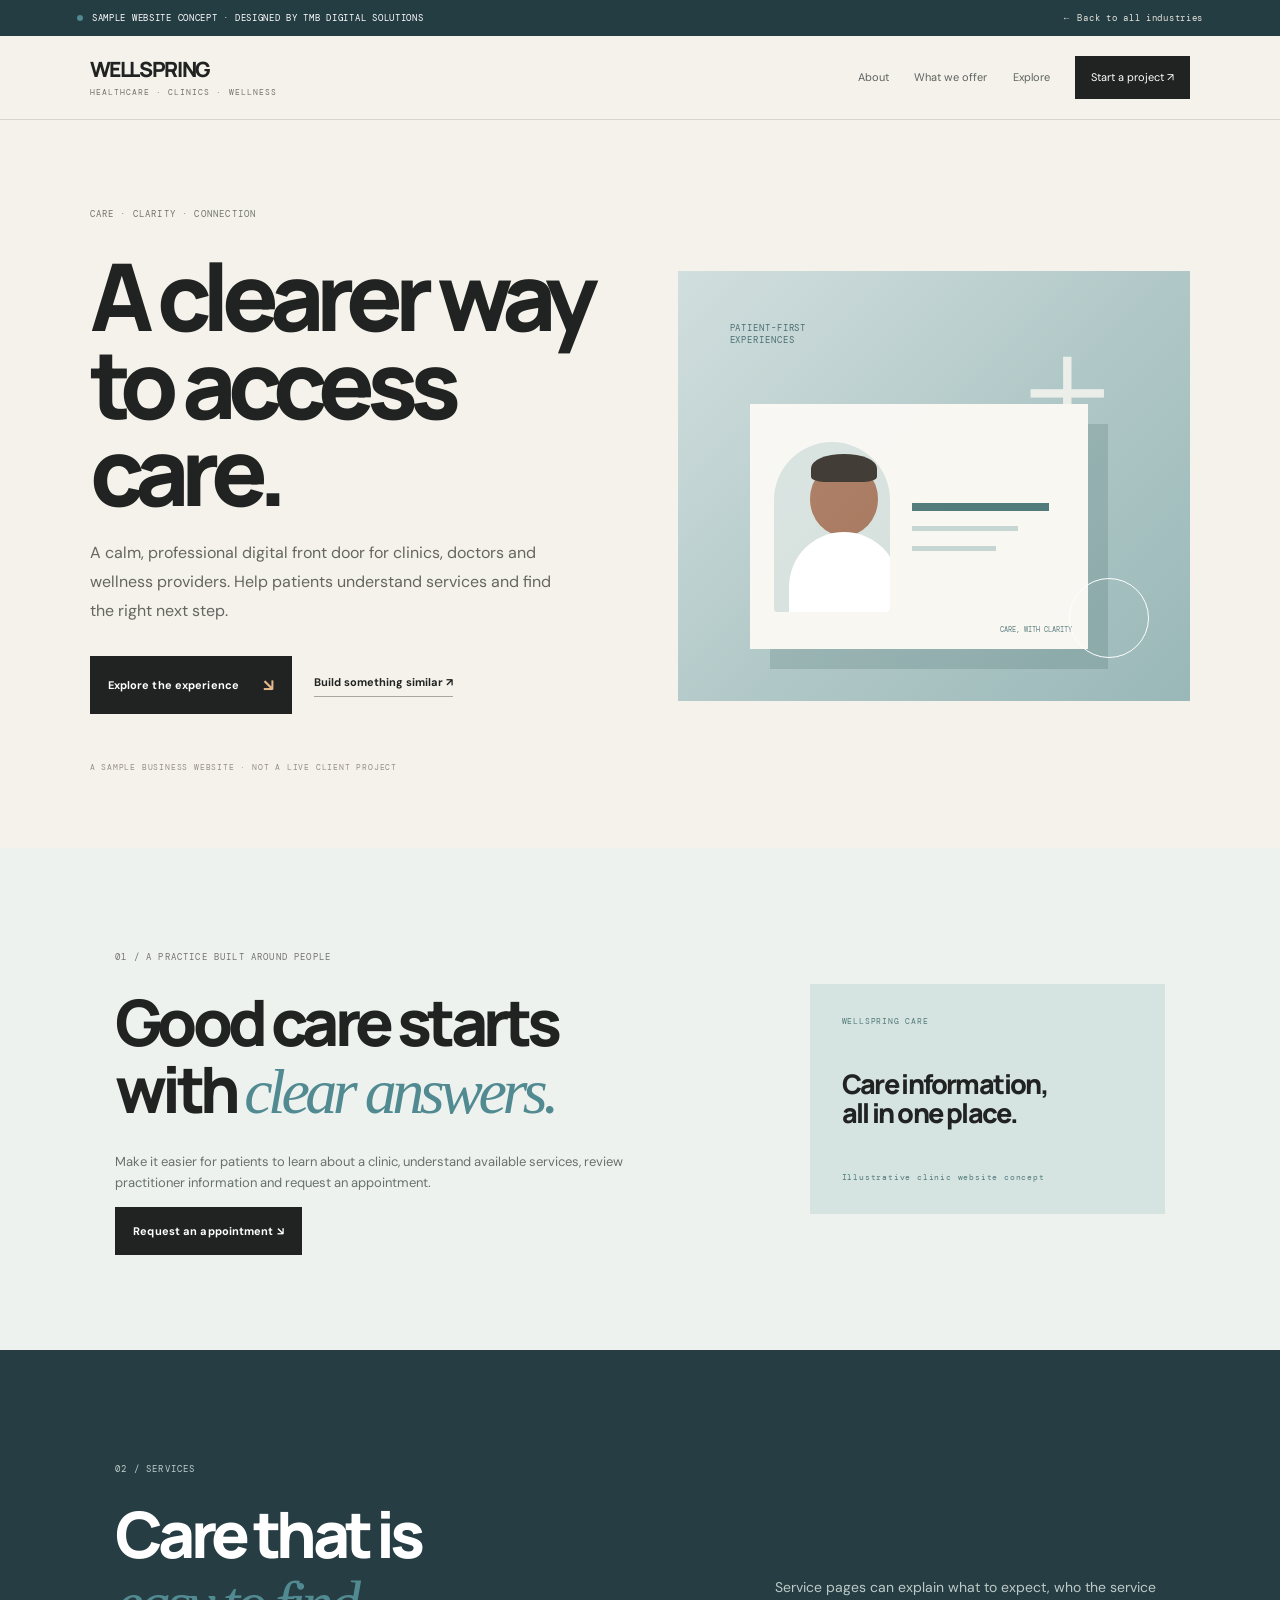
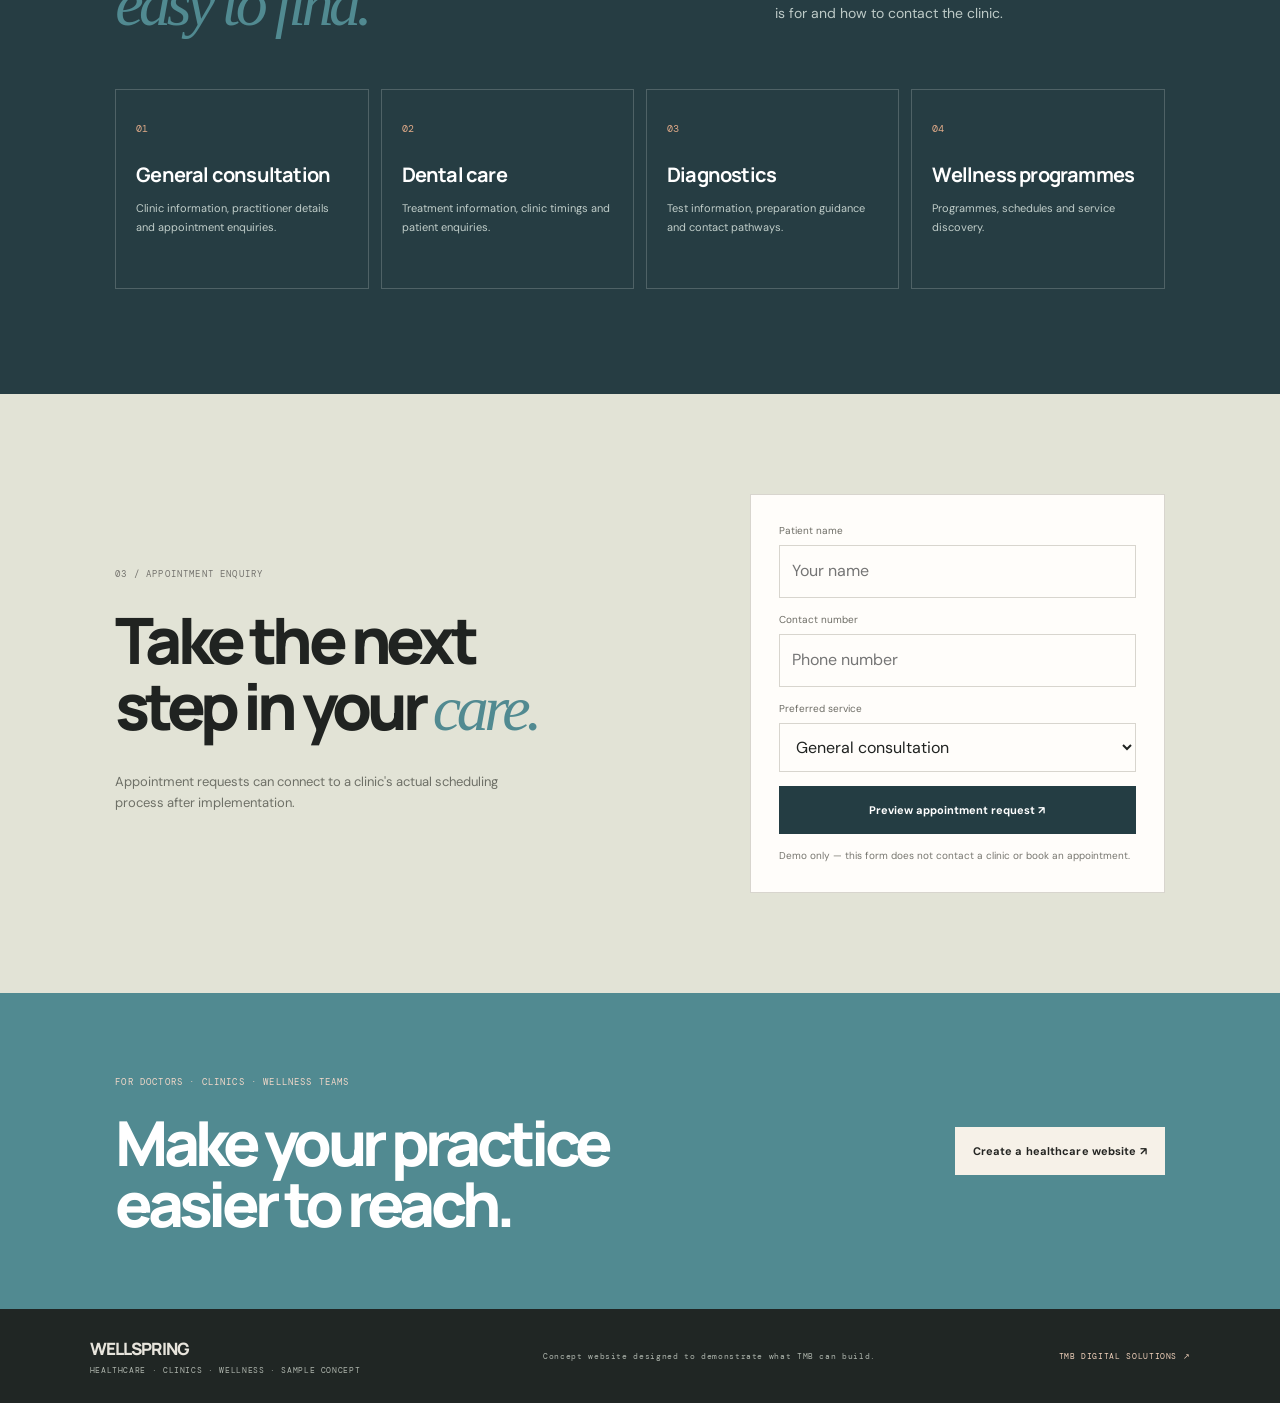
<file: TMB-Digital-Solutions-Creative-Studio/demos/clinic.html>
<!doctype html>
<html lang="en"><head>
<meta charset="utf-8"><meta name="viewport" content="width=device-width,initial-scale=1">
<meta name="description" content="A healthcare website concept with practice information, service details, doctor profiles and appointment enquiry pathways."><meta name="theme-color" content="#e7eff0">
<title>WELLSPRING — Sample Website Concept | TMB Digital Solutions</title>
<link rel="preconnect" href="https://fonts.googleapis.com"><link rel="preconnect" href="https://fonts.gstatic.com" crossorigin>
<link href="https://fonts.googleapis.com/css2?family=DM+Sans:wght@400;500;600;700&family=Manrope:wght@400;500;600;700;800&family=DM+Mono:wght@400;500&display=swap" rel="stylesheet">
<link rel="stylesheet" href="demo.css"></head>
<body class="demo-body theme-clinic">
<div class="sample-bar"><span><i></i> SAMPLE WEBSITE CONCEPT · DESIGNED BY TMB DIGITAL SOLUTIONS</span><a href="../index.html#industries">← Back to all industries</a></div>
<header class="demo-header"><a class="demo-logo" href="#top">WELLSPRING<small>HEALTHCARE · CLINICS · WELLNESS</small></a><nav><a href="#about">About</a><a href="#showcase">What we offer</a><a href="#showcase">Explore</a><a class="demo-nav-cta" href="../index.html?service=Business%20website&industry=clinic#contact">Start a project ↗</a></nav></header>
<main id="top">
<section class="demo-hero demo-hero-clinic">
 <div class="demo-hero-copy"><span class="demo-eyebrow">CARE · CLARITY · CONNECTION</span><h1>A clearer way to access care.</h1><p>A calm, professional digital front door for clinics, doctors and wellness providers. Help patients understand services and find the right next step.</p><div class="demo-hero-actions"><a class="demo-button" href="#showcase">Explore the experience <b>↘</b></a><a class="demo-secondary" href="../index.html?service=Business%20website&industry=clinic#contact">Build something similar ↗</a></div><small class="hero-caption">A SAMPLE BUSINESS WEBSITE · NOT A LIVE CLIENT PROJECT</small></div>
 <div class="demo-scene scene-clinic" aria-label="Illustrative HEALTHCARE · CLINICS · WELLNESS website artwork"><div class="clinic-cross">+</div><div class="clinic-card"><div class="doctor-avatar"><i></i></div><div class="doctor-lines"><b></b><span></span><span></span></div><small>CARE, WITH CLARITY</small></div><div class="clinic-circle"></div><div class="clinic-caption">PATIENT-FIRST<br>EXPERIENCES</div></div>
</section>
<section class="clinic-intro" id="about"><div><span class="demo-eyebrow">01 / A PRACTICE BUILT AROUND PEOPLE</span><h2>Good care starts<br>with <em>clear answers.</em></h2><p>Make it easier for patients to learn about a clinic, understand available services, review practitioner information and request an appointment.</p><a class="demo-button" href="#appointment">Request an appointment ↘</a></div><div class="clinic-callout"><span>WELLSPRING CARE</span><strong>Care information,<br>all in one place.</strong><small>Illustrative clinic website concept</small></div></section>
<section class="clinic-services" id="showcase"><div class="demo-section-head"><div><span class="demo-eyebrow">02 / SERVICES</span><h2>Care that is<br><em>easy to find.</em></h2></div><p>Service pages can explain what to expect, who the service is for and how to contact the clinic.</p></div><div class="clinic-service-grid"><article><b>01</b><h3>General consultation</h3><p>Clinic information, practitioner details and appointment enquiries.</p></article><article><b>02</b><h3>Dental care</h3><p>Treatment information, clinic timings and patient enquiries.</p></article><article><b>03</b><h3>Diagnostics</h3><p>Test information, preparation guidance and contact pathways.</p></article><article><b>04</b><h3>Wellness programmes</h3><p>Programmes, schedules and service discovery.</p></article></div></section>
<section class="appointment-section" id="appointment"><div><span class="demo-eyebrow">03 / APPOINTMENT ENQUIRY</span><h2>Take the next<br>step in your <em>care.</em></h2><p>Appointment requests can connect to a clinic's actual scheduling process after implementation.</p></div><form class="demo-form" data-demo-form><label>Patient name<input required placeholder="Your name"></label><label>Contact number<input type="tel" required placeholder="Phone number"></label><label>Preferred service<select><option>General consultation</option><option>Dental care</option><option>Diagnostics</option><option>Wellness</option></select></label><button type="submit">Preview appointment request ↗</button><p class="interaction-status" role="status">Demo only — this form does not contact a clinic or book an appointment.</p></form></section>
<section class="demo-cta"><div><span class="demo-eyebrow">FOR DOCTORS · CLINICS · WELLNESS TEAMS</span><h2>Make your practice<br>easier to reach.</h2></div><a class="demo-button" href="../index.html?service=Business%20website&industry=healthcare#contact">Create a healthcare website ↗</a></section>
</main>
<footer class="demo-footer"><div><strong>WELLSPRING</strong><small>HEALTHCARE · CLINICS · WELLNESS · SAMPLE CONCEPT</small></div><span>Concept website designed to demonstrate what TMB can build.</span><a href="../index.html">TMB DIGITAL SOLUTIONS ↗</a></footer>
<script src="demo.js"></script></body></html>
</file>
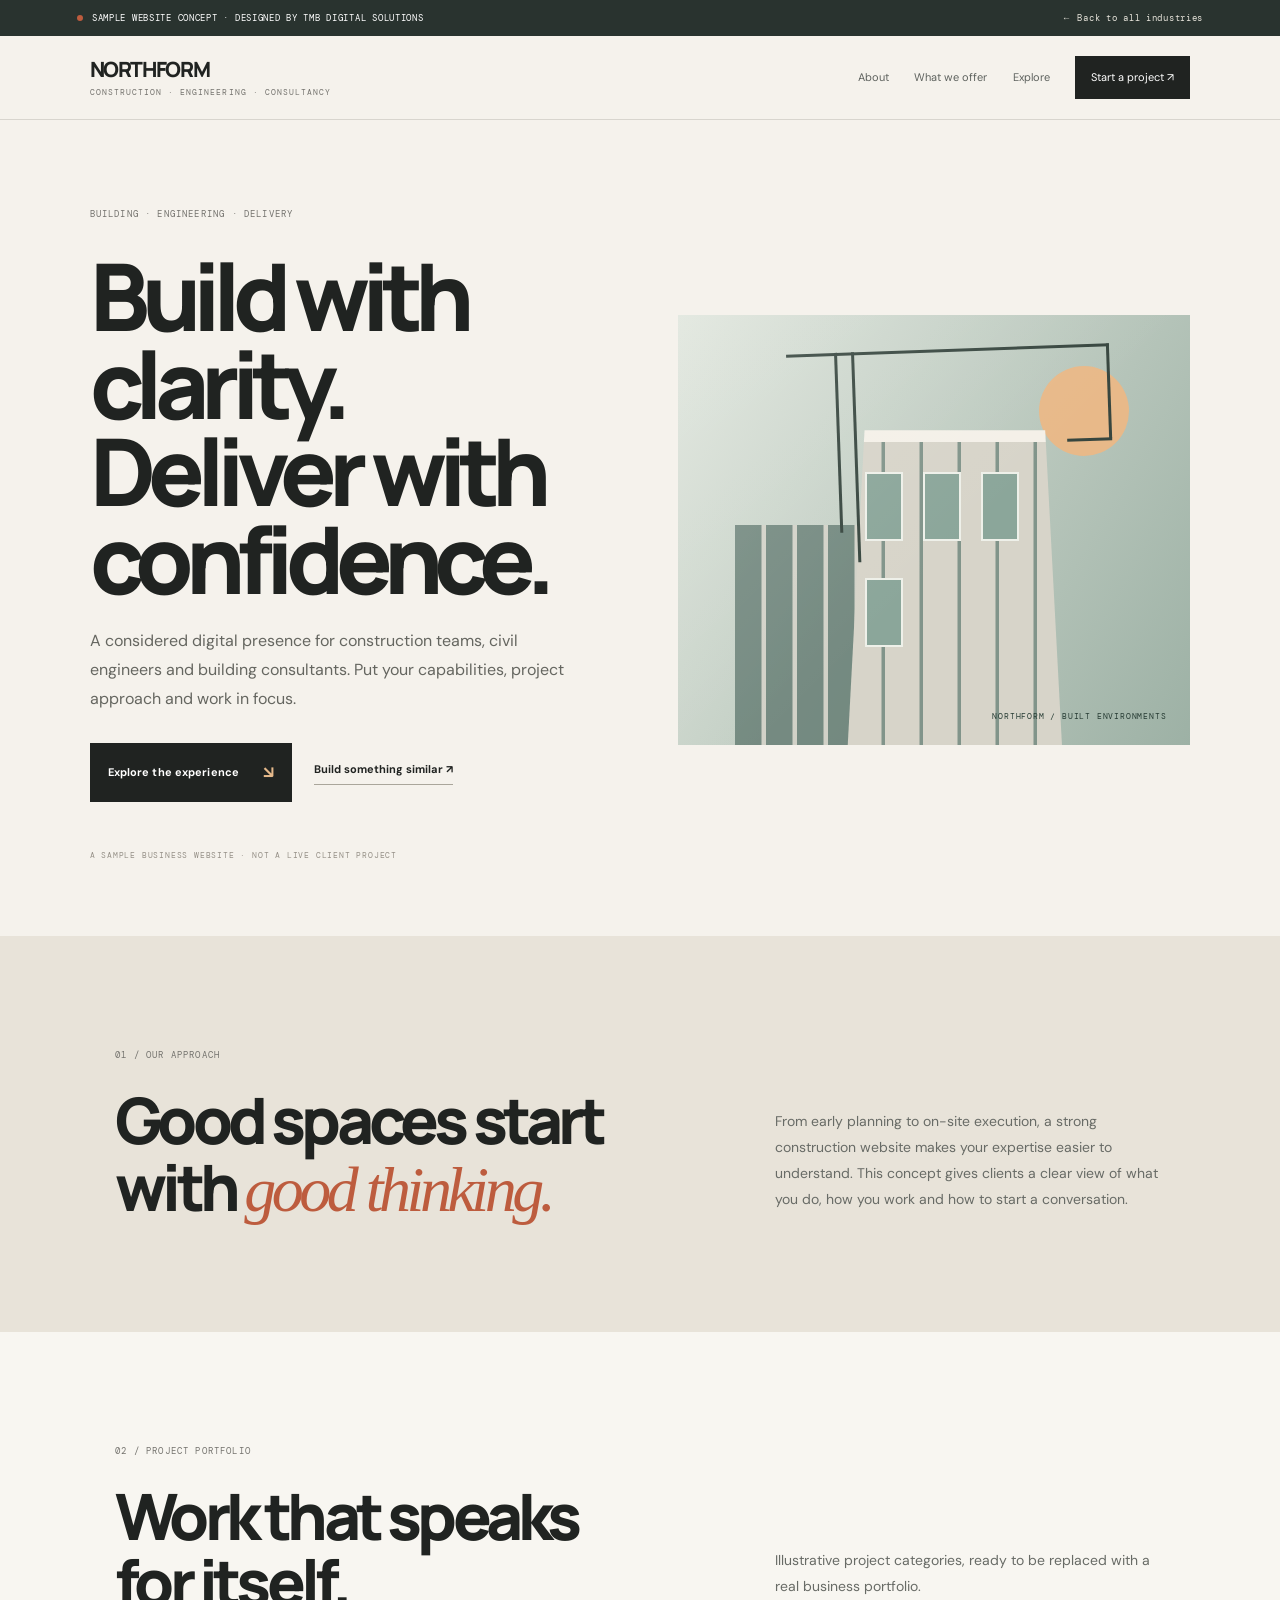
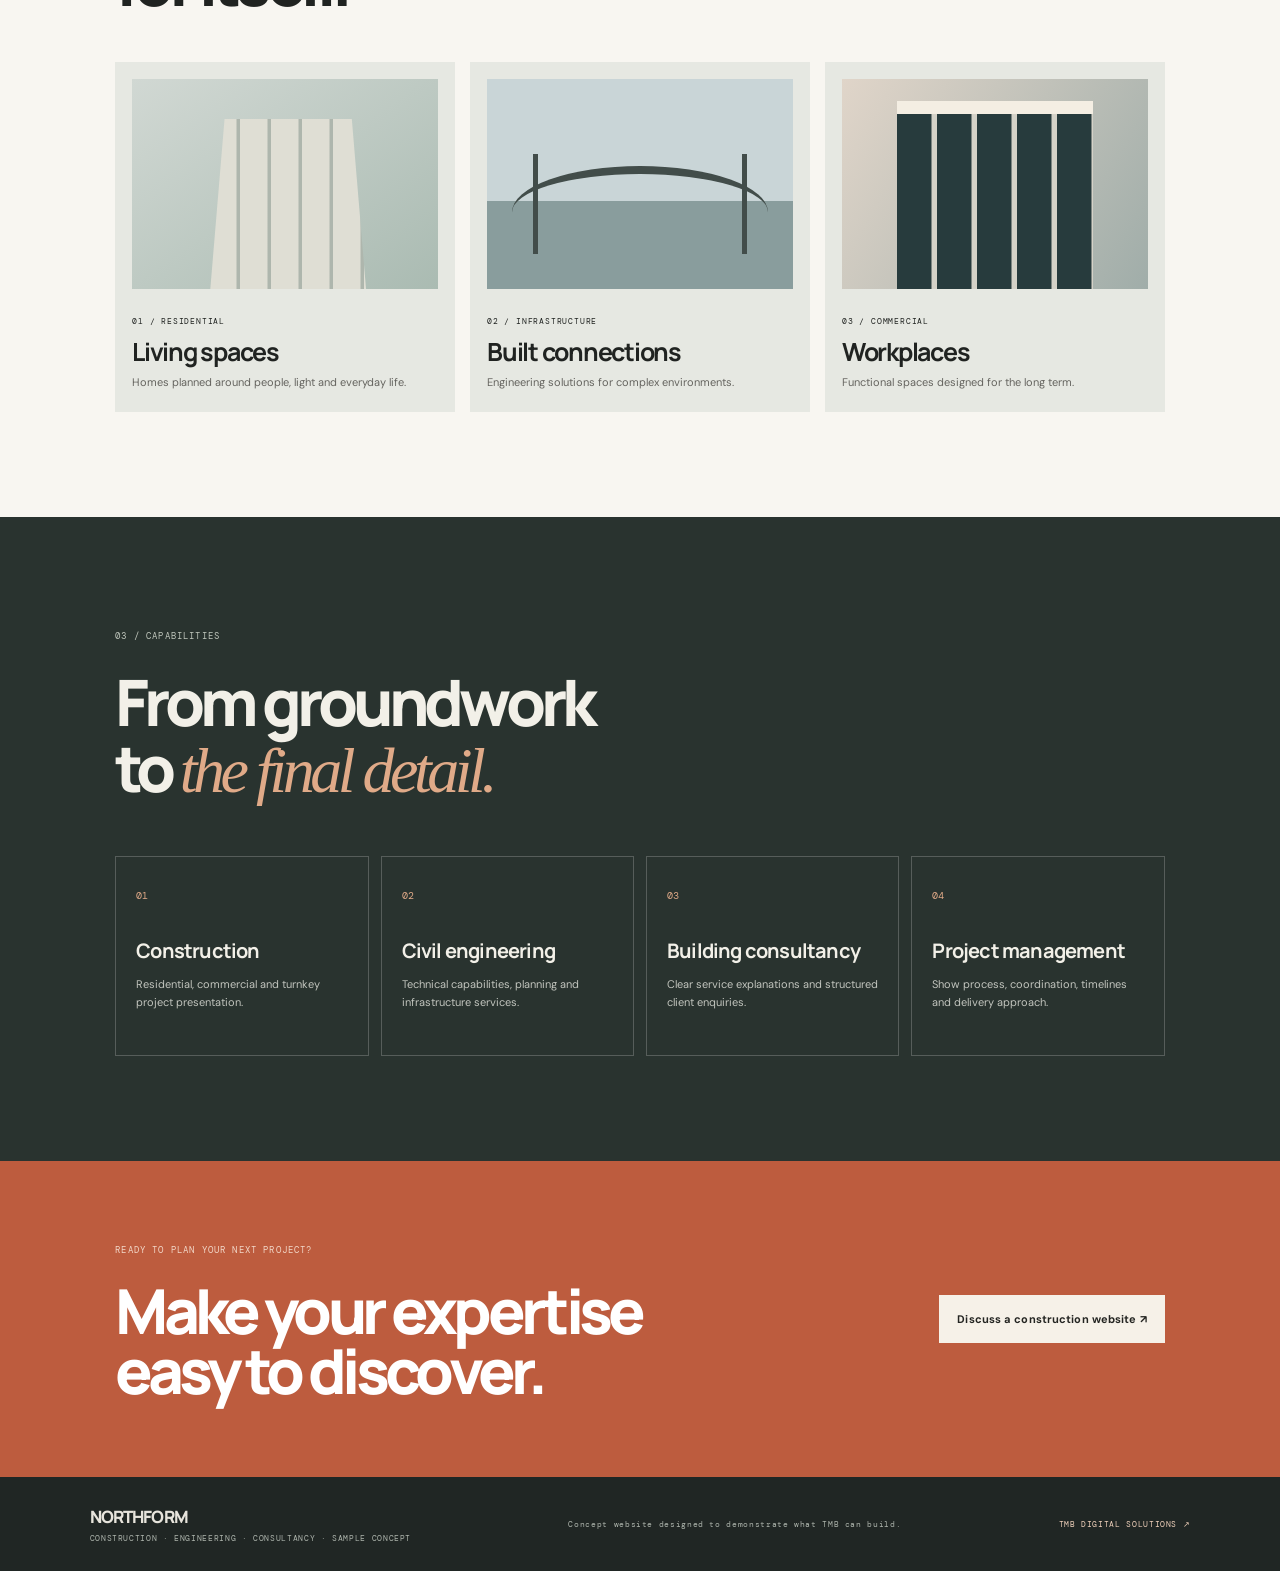
<file: TMB-Digital-Solutions-Creative-Studio/demos/construction.html>
<!doctype html>
<html lang="en"><head>
<meta charset="utf-8"><meta name="viewport" content="width=device-width,initial-scale=1">
<meta name="description" content="A construction and engineering website concept for project showcases, services, capabilities and qualified enquiries."><meta name="theme-color" content="#e9e4db">
<title>NORTHFORM — Sample Website Concept | TMB Digital Solutions</title>
<link rel="preconnect" href="https://fonts.googleapis.com"><link rel="preconnect" href="https://fonts.gstatic.com" crossorigin>
<link href="https://fonts.googleapis.com/css2?family=DM+Sans:wght@400;500;600;700&family=Manrope:wght@400;500;600;700;800&family=DM+Mono:wght@400;500&display=swap" rel="stylesheet">
<link rel="stylesheet" href="demo.css"></head>
<body class="demo-body theme-construction">
<div class="sample-bar"><span><i></i> SAMPLE WEBSITE CONCEPT · DESIGNED BY TMB DIGITAL SOLUTIONS</span><a href="../index.html#industries">← Back to all industries</a></div>
<header class="demo-header"><a class="demo-logo" href="#top">NORTHFORM<small>CONSTRUCTION · ENGINEERING · CONSULTANCY</small></a><nav><a href="#about">About</a><a href="#offer">What we offer</a><a href="#showcase">Explore</a><a class="demo-nav-cta" href="../index.html?service=Business%20website&industry=construction#contact">Start a project ↗</a></nav></header>
<main id="top">
<section class="demo-hero demo-hero-construction">
 <div class="demo-hero-copy"><span class="demo-eyebrow">BUILDING · ENGINEERING · DELIVERY</span><h1>Build with clarity. Deliver with confidence.</h1><p>A considered digital presence for construction teams, civil engineers and building consultants. Put your capabilities, project approach and work in focus.</p><div class="demo-hero-actions"><a class="demo-button" href="#showcase">Explore the experience <b>↘</b></a><a class="demo-secondary" href="../index.html?service=Business%20website&industry=construction#contact">Build something similar ↗</a></div><small class="hero-caption">A SAMPLE BUSINESS WEBSITE · NOT A LIVE CLIENT PROJECT</small></div>
 <div class="demo-scene scene-construction" aria-label="Illustrative CONSTRUCTION · ENGINEERING · CONSULTANCY website artwork"><div class="construction-sky"></div><div class="construction-sun"></div><div class="tower tower-back"></div><div class="tower tower-main"><i></i><i></i><i></i><i></i></div><div class="crane"><b></b><i></i><span></span></div><div class="scene-caption">NORTHFORM / BUILT ENVIRONMENTS</div></div>
</section>
<section class="demo-intro" id="about"><div><span class="demo-eyebrow">01 / OUR APPROACH</span><h2>Good spaces start<br>with <em>good thinking.</em></h2></div><p>From early planning to on-site execution, a strong construction website makes your expertise easier to understand. This concept gives clients a clear view of what you do, how you work and how to start a conversation.</p></section>
<section class="demo-projects" id="showcase"><div class="demo-section-head"><div><span class="demo-eyebrow">02 / PROJECT PORTFOLIO</span><h2>Work that speaks<br>for itself.</h2></div><p>Illustrative project categories, ready to be replaced with a real business portfolio.</p></div><div class="project-tiles"><article class="project-tile project-one"><div class="project-building"></div><small>01 / RESIDENTIAL</small><h3>Living spaces</h3><p>Homes planned around people, light and everyday life.</p></article><article class="project-tile project-two"><div class="project-bridge"></div><small>02 / INFRASTRUCTURE</small><h3>Built connections</h3><p>Engineering solutions for complex environments.</p></article><article class="project-tile project-three"><div class="project-office"></div><small>03 / COMMERCIAL</small><h3>Workplaces</h3><p>Functional spaces designed for the long term.</p></article></div></section>
<section class="demo-services" id="offer"><span class="demo-eyebrow">03 / CAPABILITIES</span><h2>From groundwork<br>to <em>the final detail.</em></h2><div class="offer-grid"><article><b>01</b><h3>Construction</h3><p>Residential, commercial and turnkey project presentation.</p></article><article><b>02</b><h3>Civil engineering</h3><p>Technical capabilities, planning and infrastructure services.</p></article><article><b>03</b><h3>Building consultancy</h3><p>Clear service explanations and structured client enquiries.</p></article><article><b>04</b><h3>Project management</h3><p>Show process, coordination, timelines and delivery approach.</p></article></div></section>
<section class="demo-cta"><div><span class="demo-eyebrow">READY TO PLAN YOUR NEXT PROJECT?</span><h2>Make your expertise<br>easy to discover.</h2></div><a class="demo-button" href="../index.html?service=Business%20website&industry=construction#contact">Discuss a construction website ↗</a></section>
</main>
<footer class="demo-footer"><div><strong>NORTHFORM</strong><small>CONSTRUCTION · ENGINEERING · CONSULTANCY · SAMPLE CONCEPT</small></div><span>Concept website designed to demonstrate what TMB can build.</span><a href="../index.html">TMB DIGITAL SOLUTIONS ↗</a></footer>
<script src="demo.js"></script></body></html>
</file>
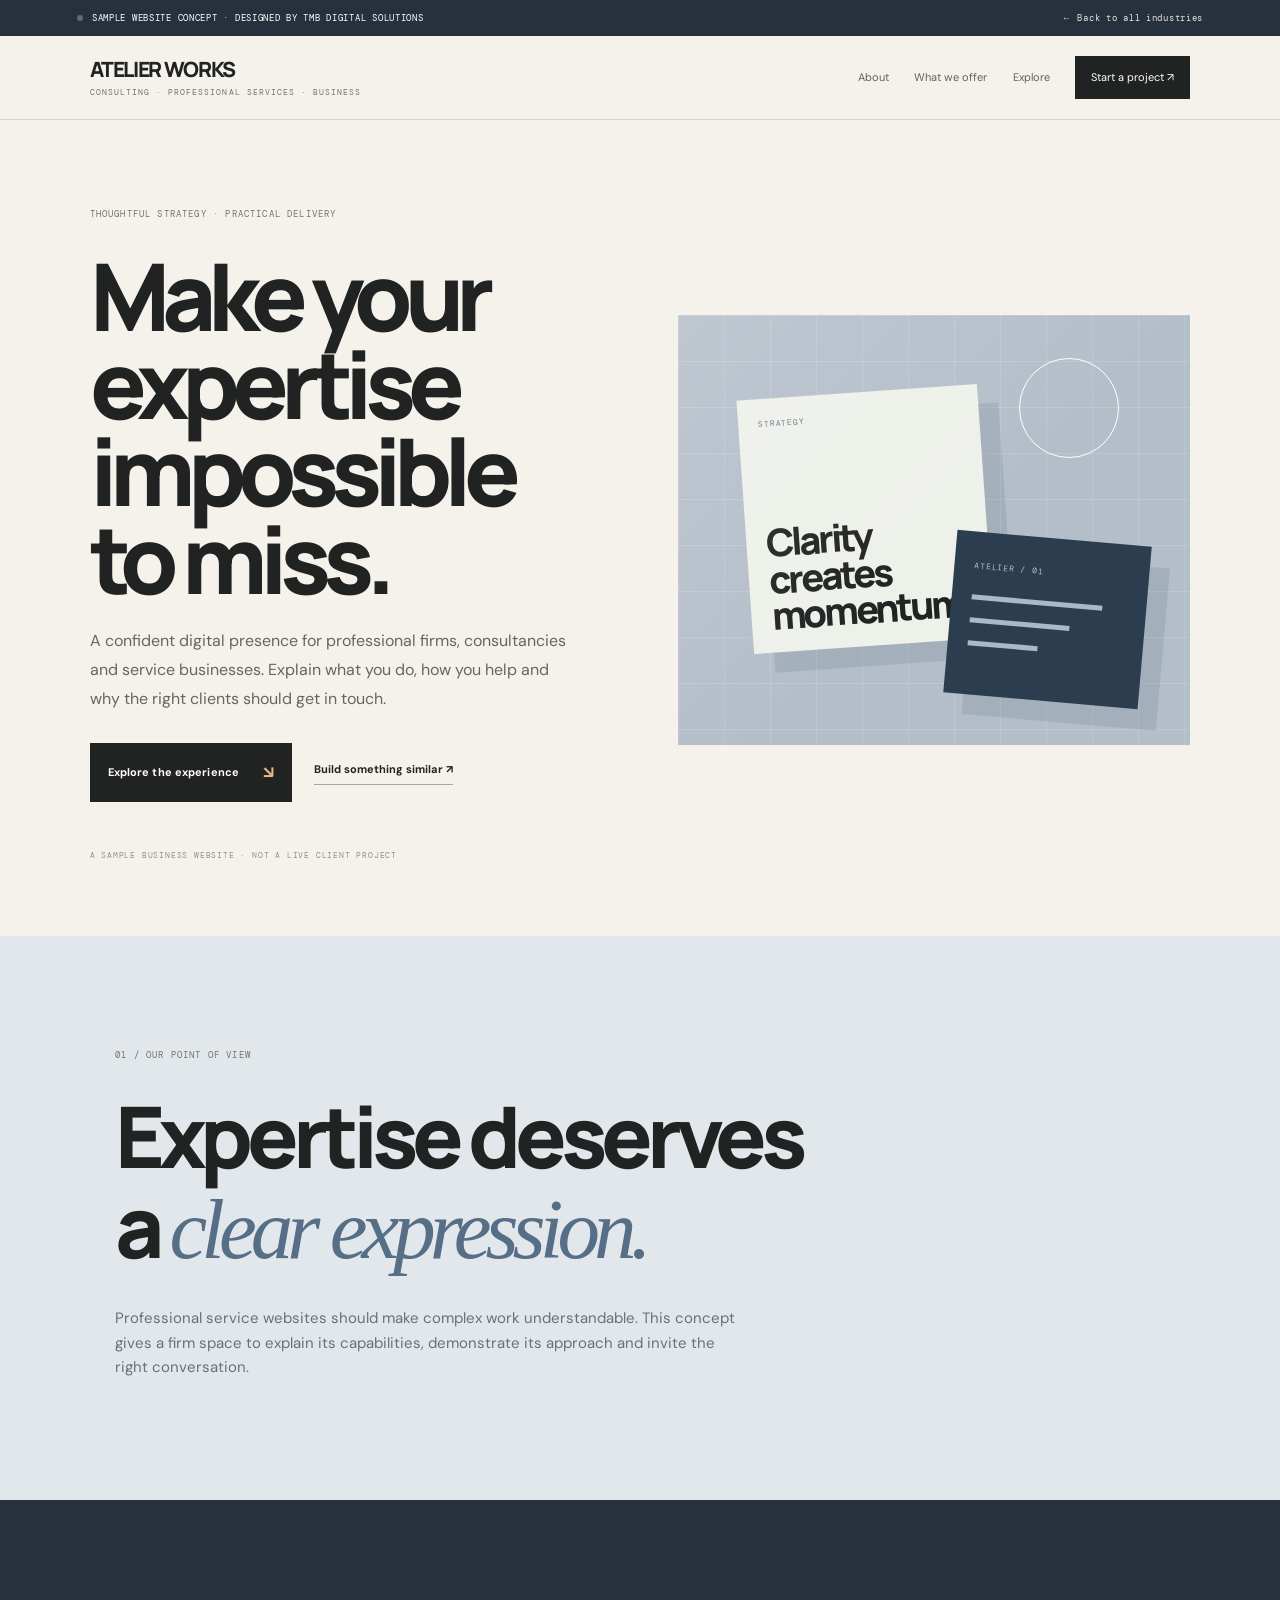
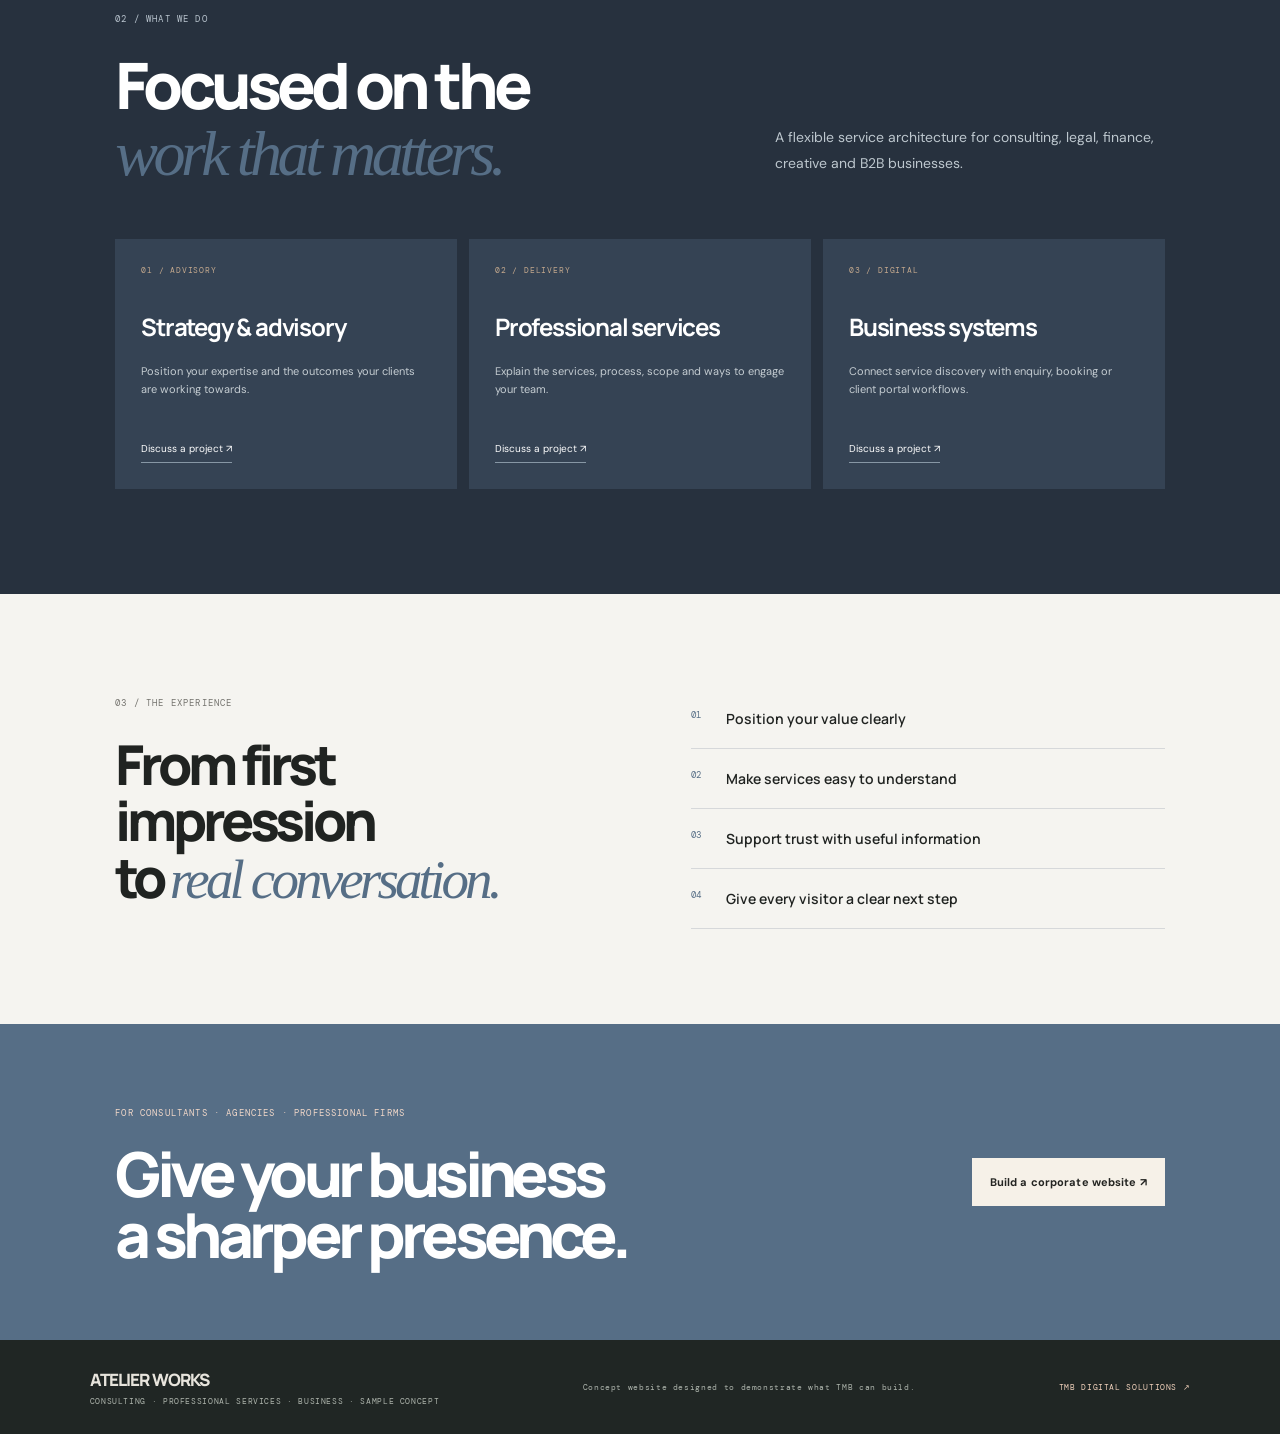
<file: TMB-Digital-Solutions-Creative-Studio/demos/corporate.html>
<!doctype html>
<html lang="en"><head>
<meta charset="utf-8"><meta name="viewport" content="width=device-width,initial-scale=1">
<meta name="description" content="A corporate website concept for professional services and consulting firms, with expertise pages, service areas and enquiry journeys."><meta name="theme-color" content="#e7e9ed">
<title>ATELIER WORKS — Sample Website Concept | TMB Digital Solutions</title>
<link rel="preconnect" href="https://fonts.googleapis.com"><link rel="preconnect" href="https://fonts.gstatic.com" crossorigin>
<link href="https://fonts.googleapis.com/css2?family=DM+Sans:wght@400;500;600;700&family=Manrope:wght@400;500;600;700;800&family=DM+Mono:wght@400;500&display=swap" rel="stylesheet">
<link rel="stylesheet" href="demo.css"></head>
<body class="demo-body theme-corporate">
<div class="sample-bar"><span><i></i> SAMPLE WEBSITE CONCEPT · DESIGNED BY TMB DIGITAL SOLUTIONS</span><a href="../index.html#industries">← Back to all industries</a></div>
<header class="demo-header"><a class="demo-logo" href="#top">ATELIER WORKS<small>CONSULTING · PROFESSIONAL SERVICES · BUSINESS</small></a><nav><a href="#about">About</a><a href="#offer">What we offer</a><a href="#showcase">Explore</a><a class="demo-nav-cta" href="../index.html?service=Business%20website&industry=corporate#contact">Start a project ↗</a></nav></header>
<main id="top">
<section class="demo-hero demo-hero-corporate">
 <div class="demo-hero-copy"><span class="demo-eyebrow">THOUGHTFUL STRATEGY · PRACTICAL DELIVERY</span><h1>Make your expertise impossible to miss.</h1><p>A confident digital presence for professional firms, consultancies and service businesses. Explain what you do, how you help and why the right clients should get in touch.</p><div class="demo-hero-actions"><a class="demo-button" href="#showcase">Explore the experience <b>↘</b></a><a class="demo-secondary" href="../index.html?service=Business%20website&industry=corporate#contact">Build something similar ↗</a></div><small class="hero-caption">A SAMPLE BUSINESS WEBSITE · NOT A LIVE CLIENT PROJECT</small></div>
 <div class="demo-scene scene-corporate" aria-label="Illustrative CONSULTING · PROFESSIONAL SERVICES · BUSINESS website artwork"><div class="corp-grid-lines"></div><div class="corp-panel panel-a"><small>STRATEGY</small><b>Clarity<br>creates<br>momentum.</b></div><div class="corp-panel panel-b"><span>ATELIER / 01</span><i></i><i></i><i></i></div><div class="corp-orbit"></div></div>
</section>
<section class="corporate-intro" id="about"><span class="demo-eyebrow">01 / OUR POINT OF VIEW</span><h2>Expertise deserves<br>a <em>clear expression.</em></h2><p>Professional service websites should make complex work understandable. This concept gives a firm space to explain its capabilities, demonstrate its approach and invite the right conversation.</p></section>
<section class="corporate-services" id="offer"><div class="demo-section-head"><div><span class="demo-eyebrow">02 / WHAT WE DO</span><h2>Focused on the<br><em>work that matters.</em></h2></div><p>A flexible service architecture for consulting, legal, finance, creative and B2B businesses.</p></div><div class="corporate-grid"><article><small>01 / ADVISORY</small><h3>Strategy & advisory</h3><p>Position your expertise and the outcomes your clients are working towards.</p><a href="../index.html?service=Business%20website&industry=professional services#contact">Discuss a project ↗</a></article><article><small>02 / DELIVERY</small><h3>Professional services</h3><p>Explain the services, process, scope and ways to engage your team.</p><a href="../index.html?service=Business%20website&industry=professional services#contact">Discuss a project ↗</a></article><article><small>03 / DIGITAL</small><h3>Business systems</h3><p>Connect service discovery with enquiry, booking or client portal workflows.</p><a href="../index.html?service=Business%20website&industry=professional services#contact">Discuss a project ↗</a></article></div></section>
<section class="corporate-approach" id="showcase"><div><span class="demo-eyebrow">03 / THE EXPERIENCE</span><h2>From first impression<br>to <em>real conversation.</em></h2></div><ol><li><b>01</b><span>Position your value clearly</span></li><li><b>02</b><span>Make services easy to understand</span></li><li><b>03</b><span>Support trust with useful information</span></li><li><b>04</b><span>Give every visitor a clear next step</span></li></ol></section>
<section class="demo-cta"><div><span class="demo-eyebrow">FOR CONSULTANTS · AGENCIES · PROFESSIONAL FIRMS</span><h2>Give your business<br>a sharper presence.</h2></div><a class="demo-button" href="../index.html?service=Business%20website&industry=professional services#contact">Build a corporate website ↗</a></section>
</main>
<footer class="demo-footer"><div><strong>ATELIER WORKS</strong><small>CONSULTING · PROFESSIONAL SERVICES · BUSINESS · SAMPLE CONCEPT</small></div><span>Concept website designed to demonstrate what TMB can build.</span><a href="../index.html">TMB DIGITAL SOLUTIONS ↗</a></footer>
<script src="demo.js"></script></body></html>
</file>
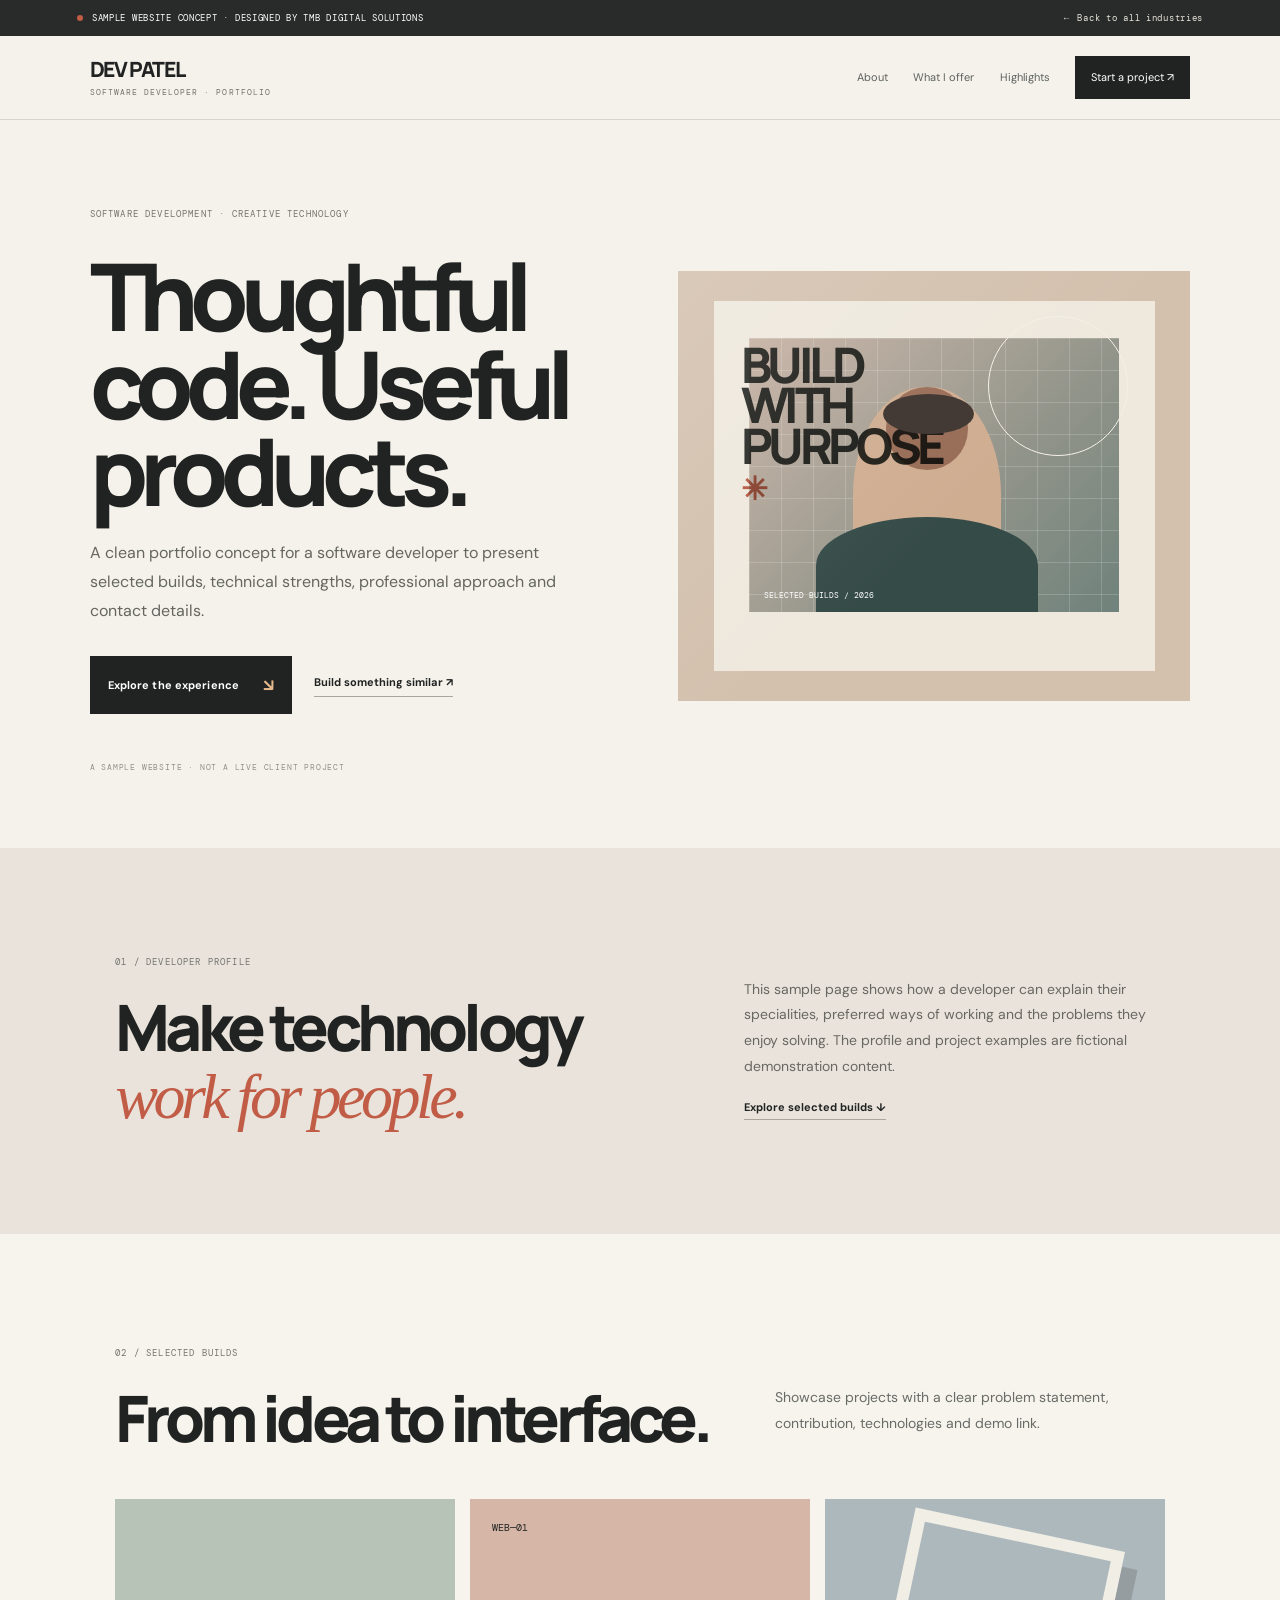
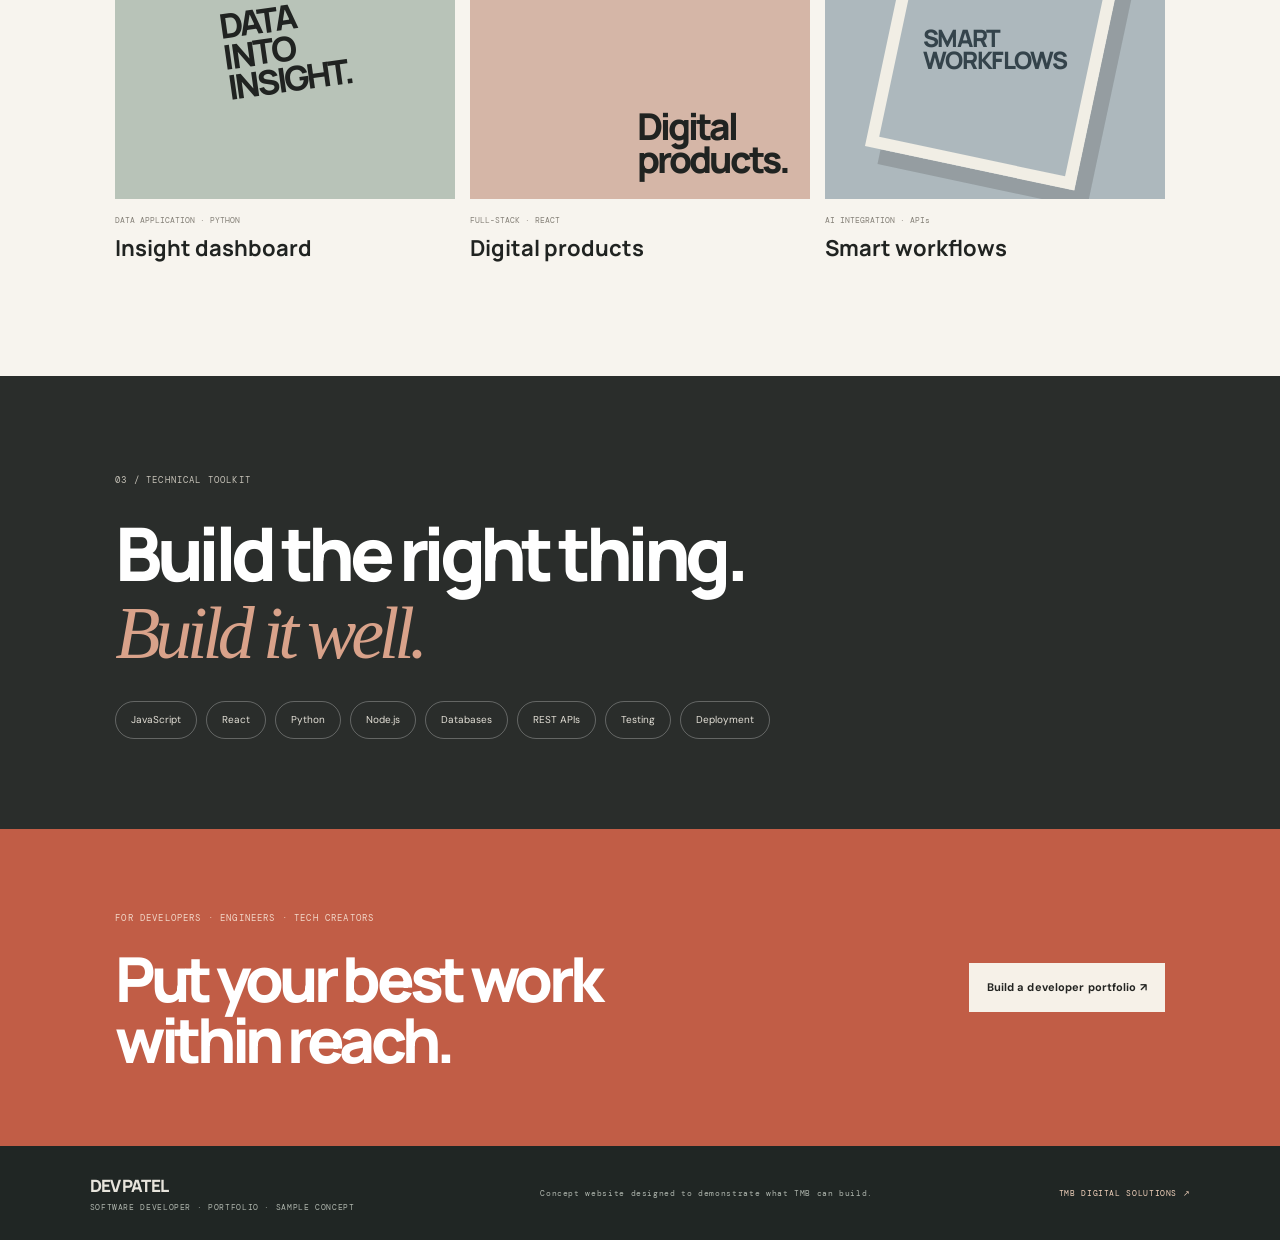
<file: TMB-Digital-Solutions-Creative-Studio/demos/developer.html>
<!doctype html><html lang="en"><head><meta charset="utf-8"><meta name="viewport" content="width=device-width,initial-scale=1"><meta name="description" content="A developer portfolio website concept to showcase technical skills, selected projects, open-source work and contact information."><title>DEV PATEL — Sample Website Concept | TMB Digital Solutions</title><link rel="stylesheet" href="demo.css"></head><body class="demo-body theme-portfolio"><div class="sample-bar"><span><i></i> SAMPLE WEBSITE CONCEPT · DESIGNED BY TMB DIGITAL SOLUTIONS</span><a href="../index.html#industries">← Back to all industries</a></div><header class="demo-header"><a class="demo-logo" href="#top">DEV PATEL<small>SOFTWARE DEVELOPER · PORTFOLIO</small></a><nav><a href="#about">About</a><a href="#offer">What I offer</a><a href="#showcase">Highlights</a><a class="demo-nav-cta" href="../index.html?service=Business%20website&industry=developer portfolio#contact">Start a project ↗</a></nav></header><main id="top"><section class="demo-hero demo-hero-portfolio"><div class="demo-hero-copy"><span class="demo-eyebrow">SOFTWARE DEVELOPMENT · CREATIVE TECHNOLOGY</span><h1>Thoughtful code. Useful products.</h1><p>A clean portfolio concept for a software developer to present selected builds, technical strengths, professional approach and contact details.</p><div class="demo-hero-actions"><a class="demo-button" href="#showcase">Explore the experience <b>↘</b></a><a class="demo-secondary" href="../index.html?service=Business%20website&industry=developer portfolio#contact">Build something similar ↗</a></div><small class="hero-caption">A SAMPLE WEBSITE · NOT A LIVE CLIENT PROJECT</small></div><div class="demo-scene scene-portfolio" aria-label="Illustrative SOFTWARE DEVELOPER · PORTFOLIO artwork"><div class="portfolio-canvas"><div class="portfolio-photo"><div class="portfolio-person"><i></i><b></b></div><small>SELECTED BUILDS / 2026</small></div><div class="portfolio-type">BUILD<br>WITH<br>PURPOSE<span>✳</span></div><div class="portfolio-ring"></div></div></div></section><section class="portfolio-intro" id="about"><div><span class="demo-eyebrow">01 / DEVELOPER PROFILE</span><h2>Make technology<br><em>work for people.</em></h2></div><div><p>This sample page shows how a developer can explain their specialities, preferred ways of working and the problems they enjoy solving. The profile and project examples are fictional demonstration content.</p><a class="demo-text-link" href="#showcase">Explore selected builds ↓</a></div></section><section class="portfolio-work" id="showcase"><div class="demo-section-head"><div><span class="demo-eyebrow">02 / SELECTED BUILDS</span><h2>From idea to interface.</h2></div><p>Showcase projects with a clear problem statement, contribution, technologies and demo link.</p></div><div class="portfolio-grid"><article><div class="folio-art folio-one"><b>DATA<br>INTO<br>INSIGHT.</b></div><small>DATA APPLICATION · PYTHON</small><h3>Insight dashboard</h3></article><article><div class="folio-art folio-two"><div>WEB—01</div><b>Digital<br>products.</b></div><small>FULL-STACK · REACT</small><h3>Digital products</h3></article><article><div class="folio-art folio-three"><span>SMART<br>WORKFLOWS</span></div><small>AI INTEGRATION · APIs</small><h3>Smart workflows</h3></article></div></section><section class="portfolio-profile" id="offer"><span class="demo-eyebrow">03 / TECHNICAL TOOLKIT</span><h2>Build the right thing.<br><em>Build it well.</em></h2><div class="portfolio-skills"><span>JavaScript</span><span>React</span><span>Python</span><span>Node.js</span><span>Databases</span><span>REST APIs</span><span>Testing</span><span>Deployment</span></div></section><section class="demo-cta"><div><span class="demo-eyebrow">FOR DEVELOPERS · ENGINEERS · TECH CREATORS</span><h2>Put your best work<br>within reach.</h2></div><a class="demo-button" href="../index.html?service=Business%20website&industry=developer portfolio#contact">Build a developer portfolio ↗</a></section></main><footer class="demo-footer"><div><strong>DEV PATEL</strong><small>SOFTWARE DEVELOPER · PORTFOLIO · SAMPLE CONCEPT</small></div><span>Concept website designed to demonstrate what TMB can build.</span><a href="../index.html">TMB DIGITAL SOLUTIONS ↗</a></footer><script src="demo.js"></script></body></html>
</file>
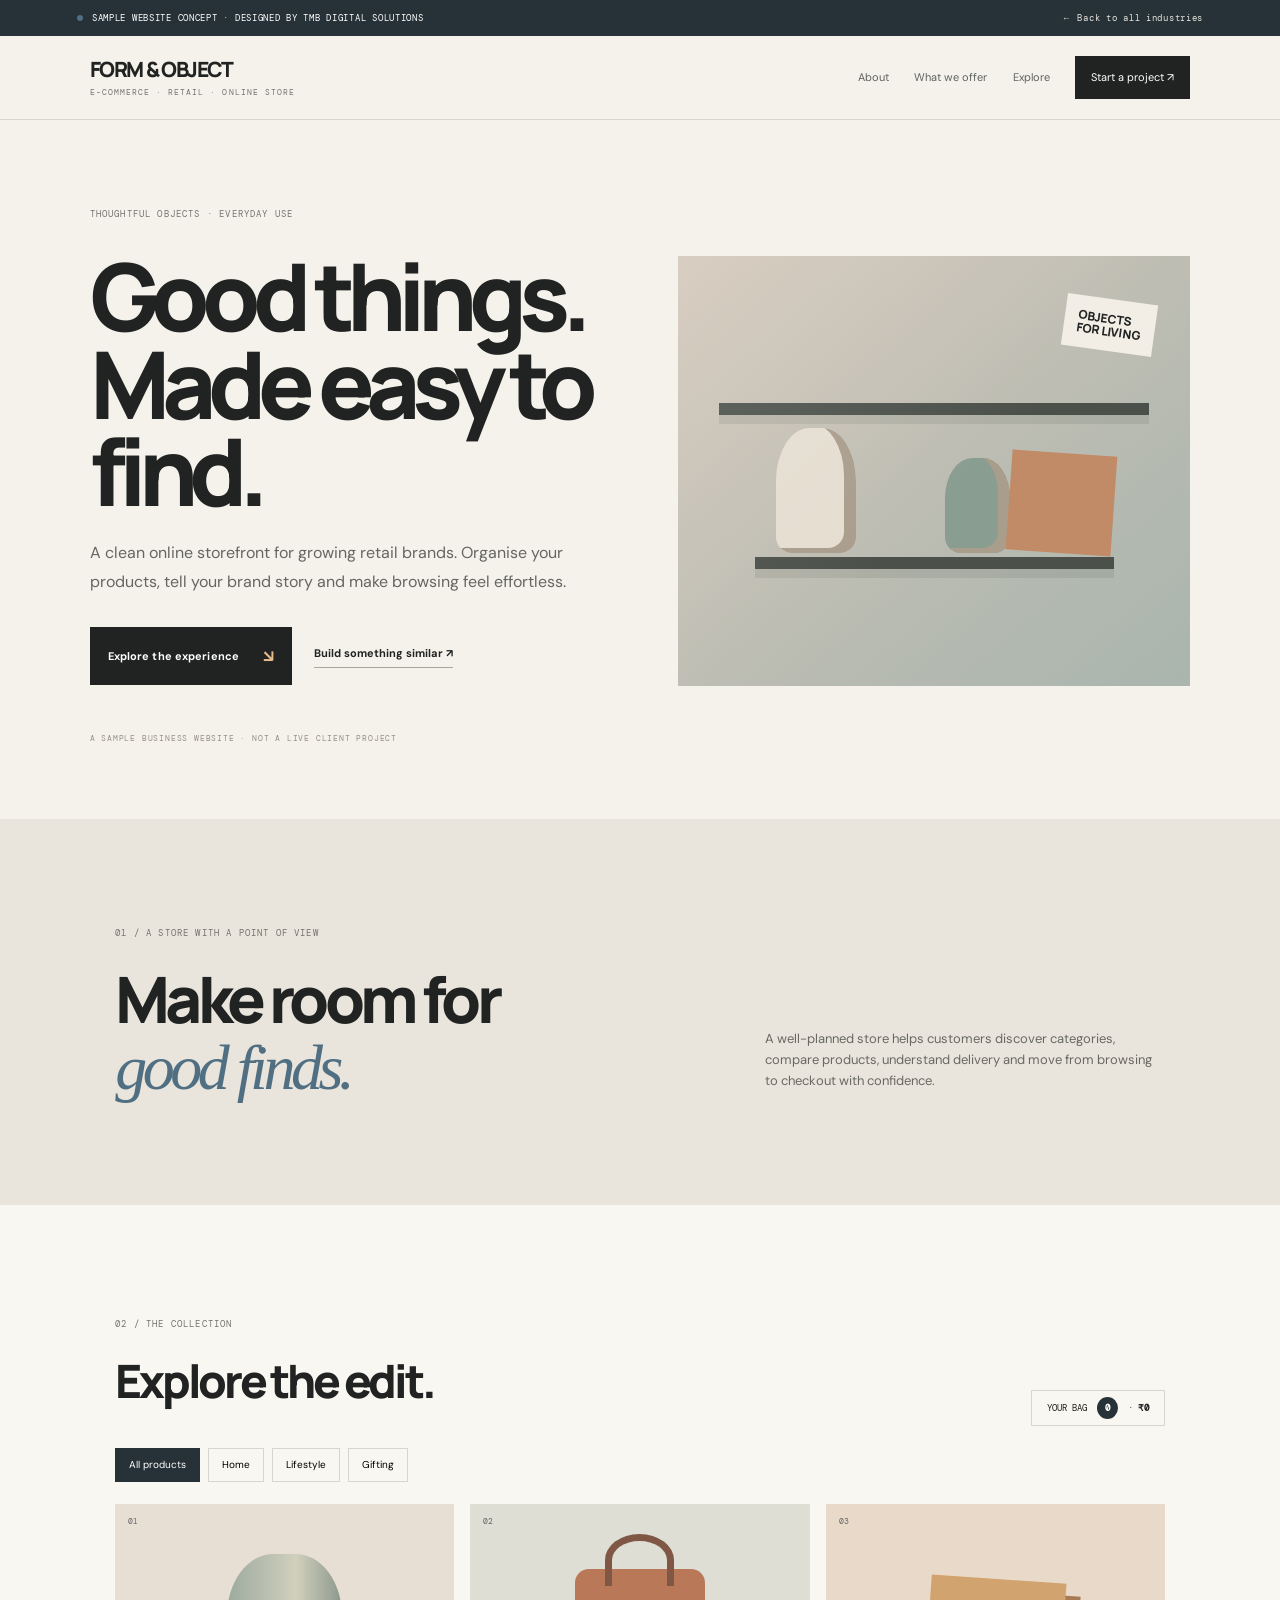
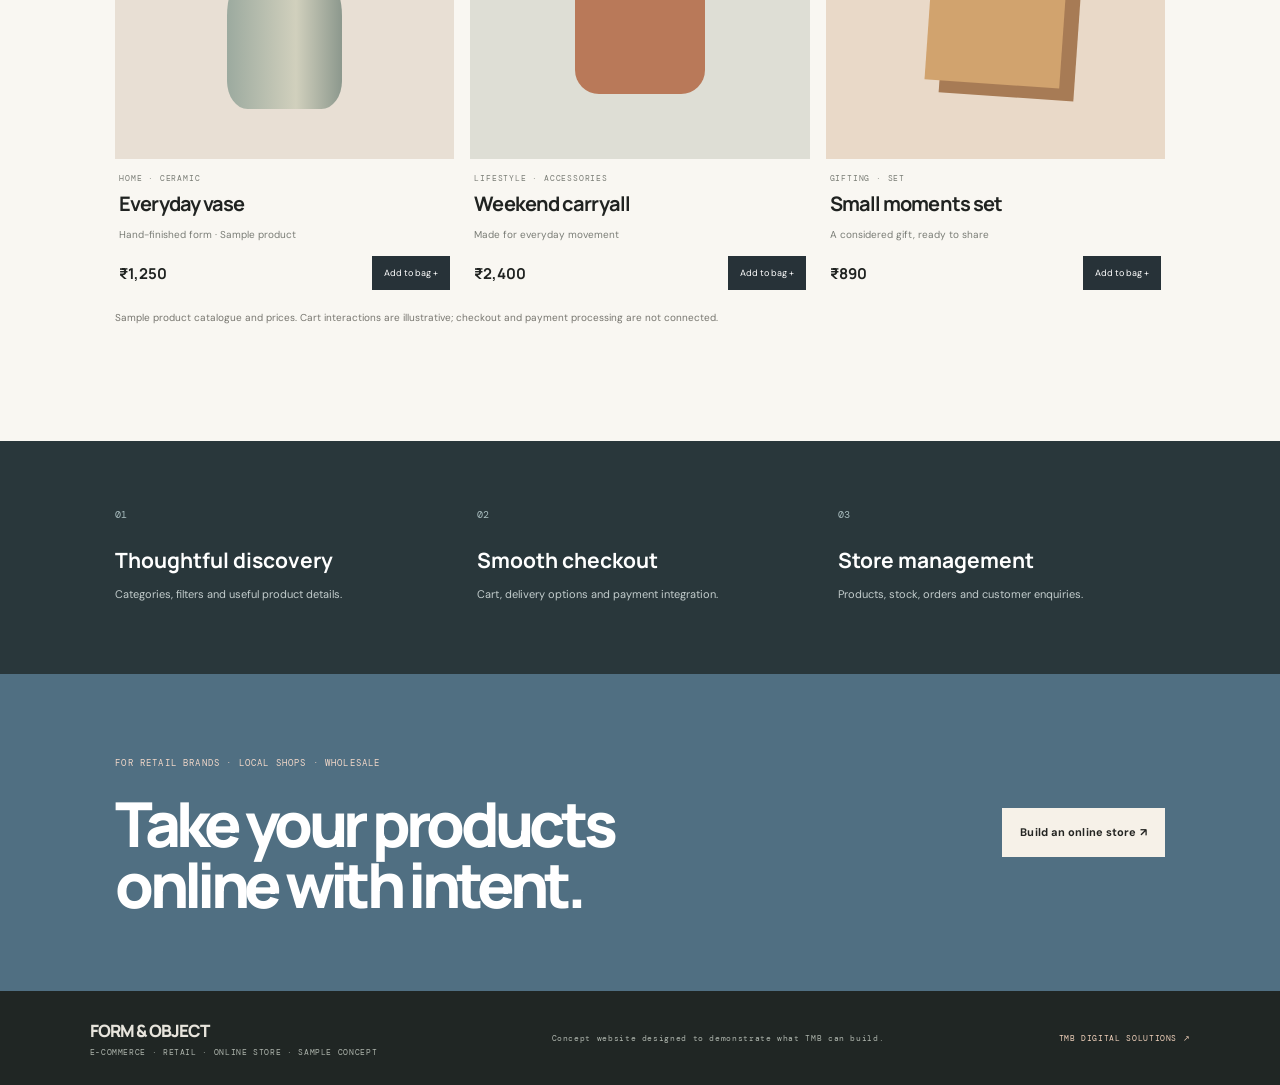
<file: TMB-Digital-Solutions-Creative-Studio/demos/ecommerce.html>
<!doctype html>
<html lang="en"><head>
<meta charset="utf-8"><meta name="viewport" content="width=device-width,initial-scale=1">
<meta name="description" content="An e-commerce website concept with product discovery, category navigation, product cards and a working demo cart."><meta name="theme-color" content="#eee9e2">
<title>FORM & OBJECT — Sample Website Concept | TMB Digital Solutions</title>
<link rel="preconnect" href="https://fonts.googleapis.com"><link rel="preconnect" href="https://fonts.gstatic.com" crossorigin>
<link href="https://fonts.googleapis.com/css2?family=DM+Sans:wght@400;500;600;700&family=Manrope:wght@400;500;600;700;800&family=DM+Mono:wght@400;500&display=swap" rel="stylesheet">
<link rel="stylesheet" href="demo.css"></head>
<body class="demo-body theme-ecommerce">
<div class="sample-bar"><span><i></i> SAMPLE WEBSITE CONCEPT · DESIGNED BY TMB DIGITAL SOLUTIONS</span><a href="../index.html#industries">← Back to all industries</a></div>
<header class="demo-header"><a class="demo-logo" href="#top">FORM & OBJECT<small>E-COMMERCE · RETAIL · ONLINE STORE</small></a><nav><a href="#about">About</a><a href="#offer">What we offer</a><a href="#showcase">Explore</a><a class="demo-nav-cta" href="../index.html?service=Business%20website&industry=ecommerce#contact">Start a project ↗</a></nav></header>
<main id="top">
<section class="demo-hero demo-hero-ecommerce">
 <div class="demo-hero-copy"><span class="demo-eyebrow">THOUGHTFUL OBJECTS · EVERYDAY USE</span><h1>Good things. Made easy to find.</h1><p>A clean online storefront for growing retail brands. Organise your products, tell your brand story and make browsing feel effortless.</p><div class="demo-hero-actions"><a class="demo-button" href="#showcase">Explore the experience <b>↘</b></a><a class="demo-secondary" href="../index.html?service=Business%20website&industry=ecommerce#contact">Build something similar ↗</a></div><small class="hero-caption">A SAMPLE BUSINESS WEBSITE · NOT A LIVE CLIENT PROJECT</small></div>
 <div class="demo-scene scene-ecommerce" aria-label="Illustrative E-COMMERCE · RETAIL · ONLINE STORE website artwork"><div class="shop-shelf shelf-one"></div><div class="shop-shelf shelf-two"></div><div class="shop-vase vase-one"></div><div class="shop-vase vase-two"></div><div class="shop-box"></div><div class="shop-sticker">OBJECTS<br>FOR LIVING</div></div>
</section>
<section class="store-intro" id="about"><div><span class="demo-eyebrow">01 / A STORE WITH A POINT OF VIEW</span><h2>Make room for<br><em>good finds.</em></h2></div><p>A well-planned store helps customers discover categories, compare products, understand delivery and move from browsing to checkout with confidence.</p></section>
<section class="storefront" id="showcase"><div class="store-toolbar"><div><span class="demo-eyebrow">02 / THE COLLECTION</span><h2>Explore the edit.</h2></div><div class="cart-pill">YOUR BAG <b id="cart-count">0</b> · <strong id="cart-total">₹0</strong></div></div><div class="store-categories"><button class="filter-button active" data-filter="all">All products</button><button class="filter-button" data-filter="home">Home</button><button class="filter-button" data-filter="style">Lifestyle</button><button class="filter-button" data-filter="gifting">Gifting</button></div><div class="store-grid">
<article class="store-product" data-category="home"><div class="product-art product-vase"><span>01</span><i></i></div><small>HOME · CERAMIC</small><h3>Everyday vase</h3><p>Hand-finished form · Sample product</p><div><b>₹1,250</b><button data-add="1250">Add to bag +</button></div></article>
<article class="store-product" data-category="style"><div class="product-art product-bag"><span>02</span><i></i></div><small>LIFESTYLE · ACCESSORIES</small><h3>Weekend carryall</h3><p>Made for everyday movement</p><div><b>₹2,400</b><button data-add="2400">Add to bag +</button></div></article>
<article class="store-product" data-category="gifting"><div class="product-art product-box"><span>03</span><i></i></div><small>GIFTING · SET</small><h3>Small moments set</h3><p>A considered gift, ready to share</p><div><b>₹890</b><button data-add="890">Add to bag +</button></div></article>
</div><p class="demo-disclaimer">Sample product catalogue and prices. Cart interactions are illustrative; checkout and payment processing are not connected.</p></section>
<section class="store-benefits" id="offer"><div><b>01</b><h3>Thoughtful discovery</h3><p>Categories, filters and useful product details.</p></div><div><b>02</b><h3>Smooth checkout</h3><p>Cart, delivery options and payment integration.</p></div><div><b>03</b><h3>Store management</h3><p>Products, stock, orders and customer enquiries.</p></div></section>
<section class="demo-cta"><div><span class="demo-eyebrow">FOR RETAIL BRANDS · LOCAL SHOPS · WHOLESALE</span><h2>Take your products<br>online with intent.</h2></div><a class="demo-button" href="../index.html?service=Business%20website&industry=retail and e-commerce#contact">Build an online store ↗</a></section>
</main>
<footer class="demo-footer"><div><strong>FORM & OBJECT</strong><small>E-COMMERCE · RETAIL · ONLINE STORE · SAMPLE CONCEPT</small></div><span>Concept website designed to demonstrate what TMB can build.</span><a href="../index.html">TMB DIGITAL SOLUTIONS ↗</a></footer>
<script src="demo.js"></script></body></html>
</file>
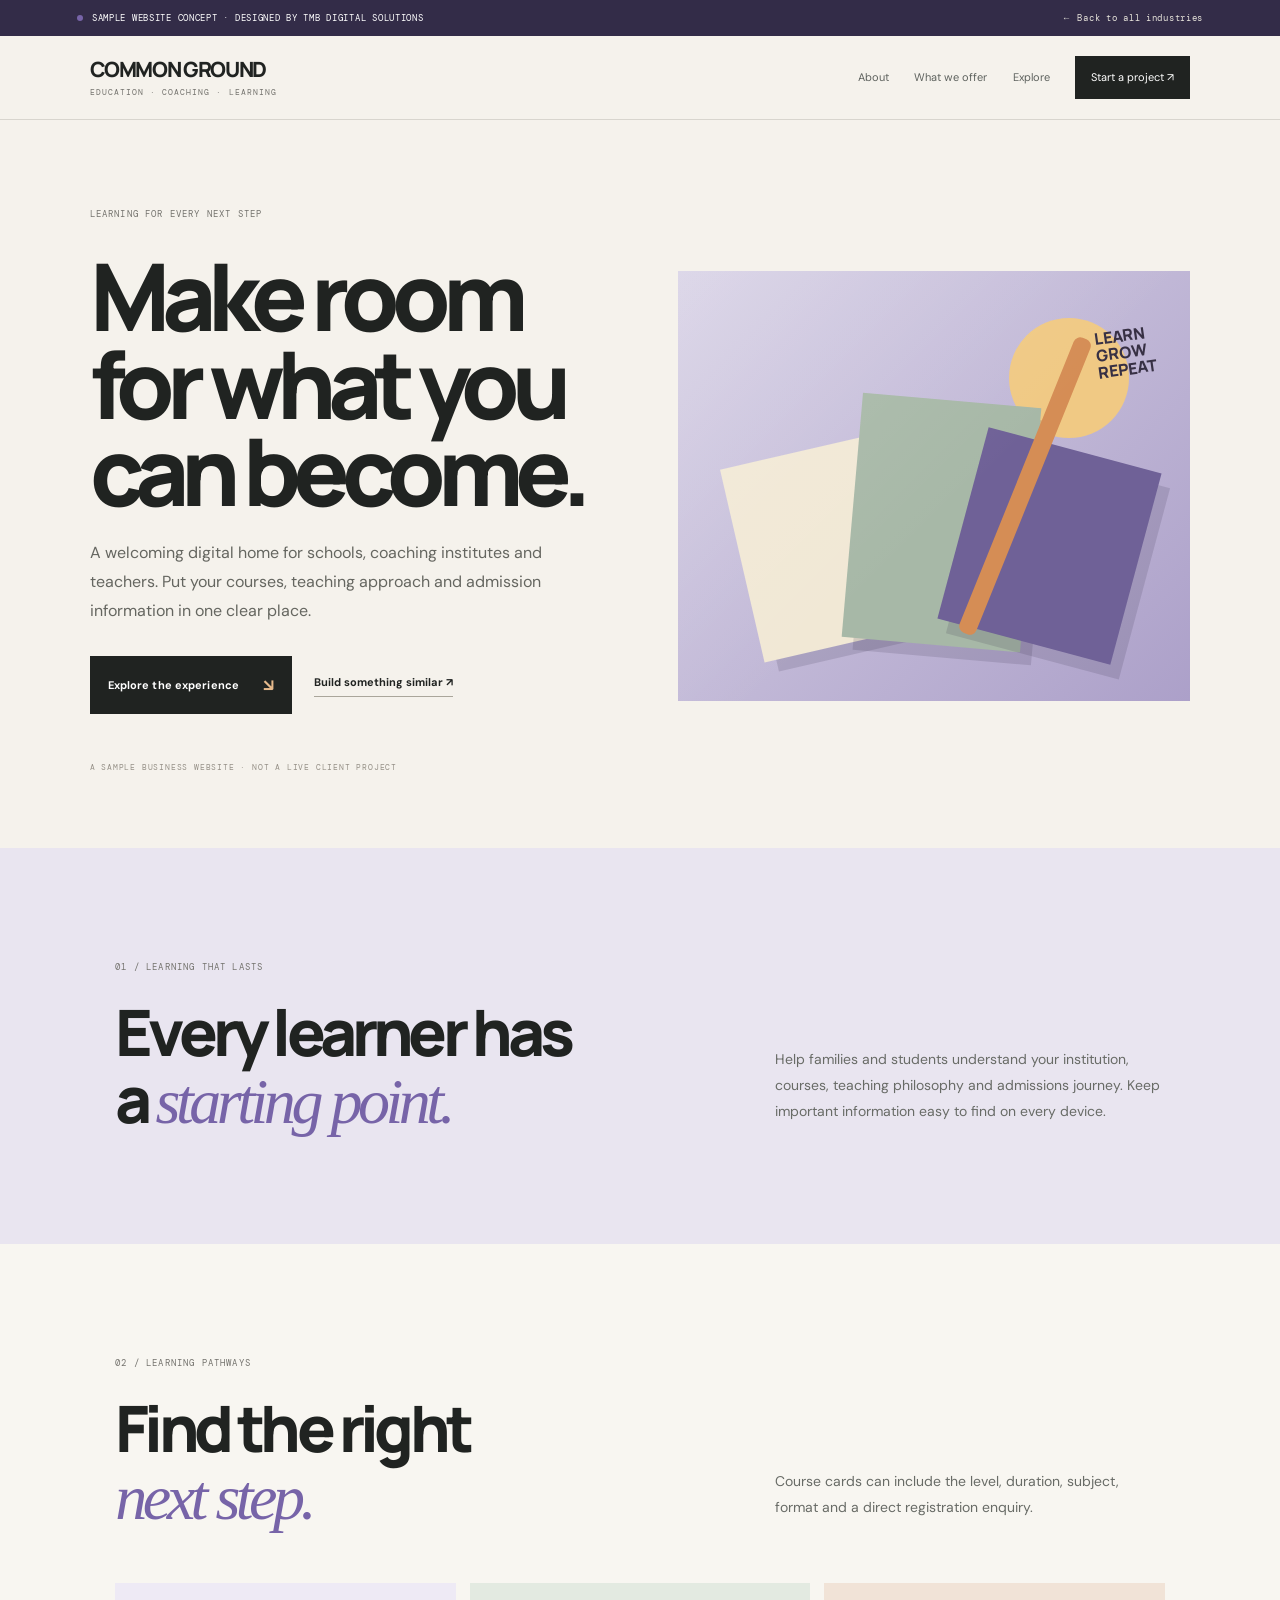
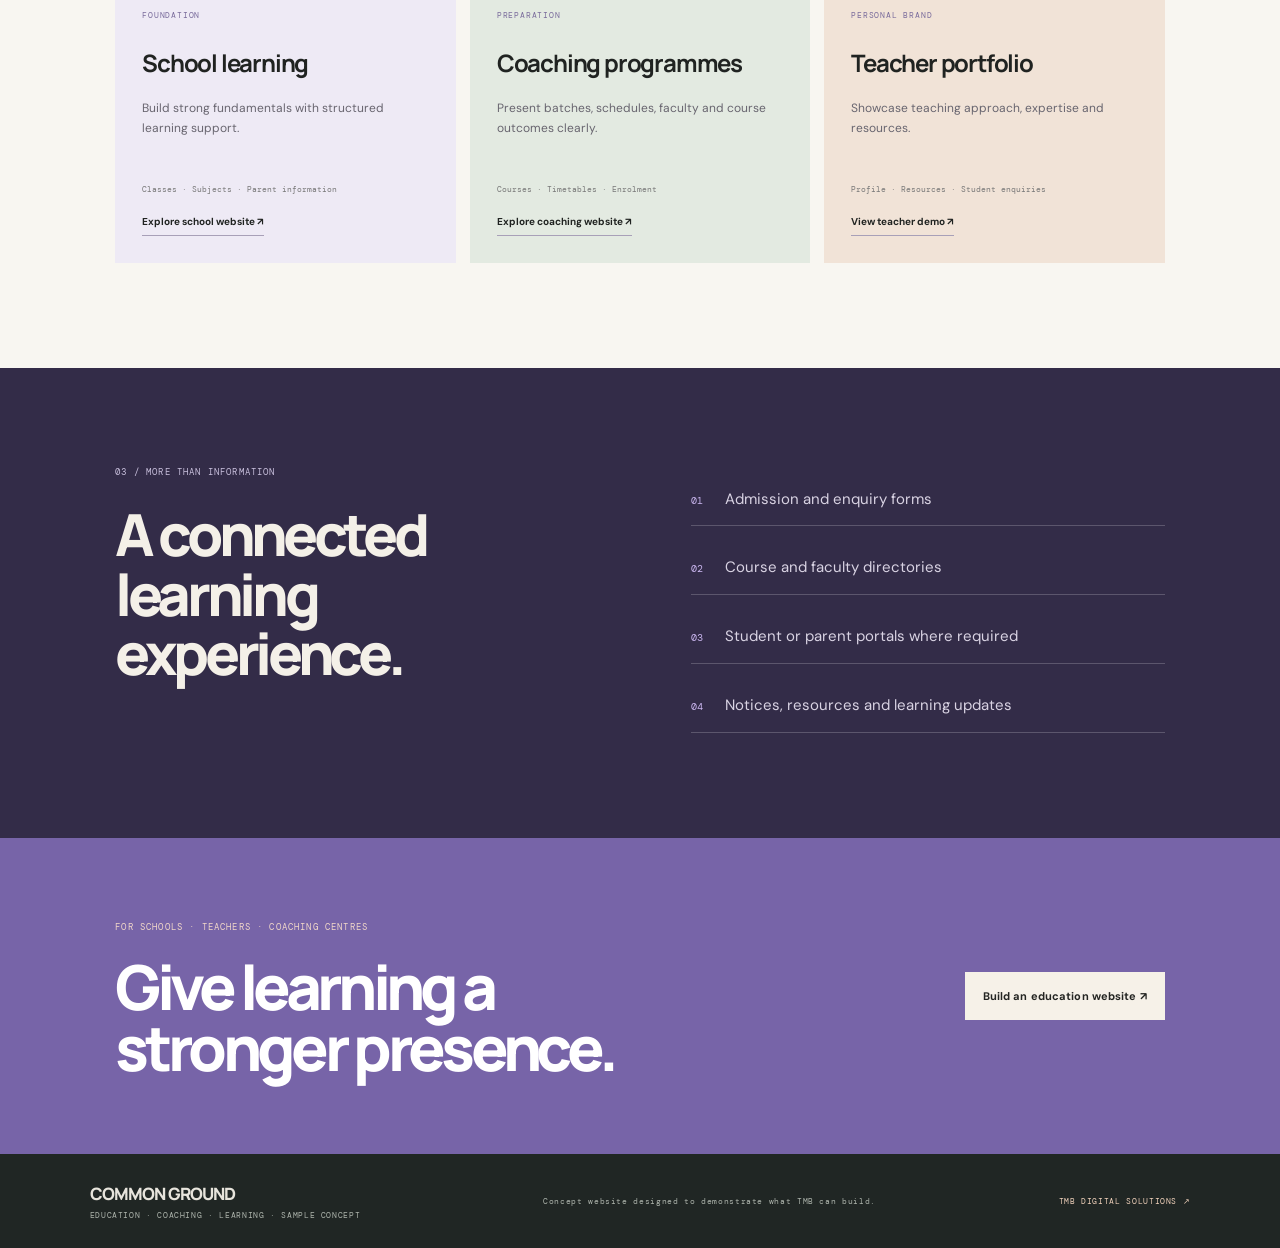
<file: TMB-Digital-Solutions-Creative-Studio/demos/education.html>
<!doctype html>
<html lang="en"><head>
<meta charset="utf-8"><meta name="viewport" content="width=device-width,initial-scale=1">
<meta name="description" content="An education website concept for schools, coaching institutes and educators, with courses, learning pathways and admission enquiries."><meta name="theme-color" content="#ede9f5">
<title>COMMON GROUND — Sample Website Concept | TMB Digital Solutions</title>
<link rel="preconnect" href="https://fonts.googleapis.com"><link rel="preconnect" href="https://fonts.gstatic.com" crossorigin>
<link href="https://fonts.googleapis.com/css2?family=DM+Sans:wght@400;500;600;700&family=Manrope:wght@400;500;600;700;800&family=DM+Mono:wght@400;500&display=swap" rel="stylesheet">
<link rel="stylesheet" href="demo.css"></head>
<body class="demo-body theme-education">
<div class="sample-bar"><span><i></i> SAMPLE WEBSITE CONCEPT · DESIGNED BY TMB DIGITAL SOLUTIONS</span><a href="../index.html#industries">← Back to all industries</a></div>
<header class="demo-header"><a class="demo-logo" href="#top">COMMON GROUND<small>EDUCATION · COACHING · LEARNING</small></a><nav><a href="#about">About</a><a href="#offer">What we offer</a><a href="#showcase">Explore</a><a class="demo-nav-cta" href="../index.html?service=Business%20website&industry=education#contact">Start a project ↗</a></nav></header>
<main id="top">
<section class="demo-hero demo-hero-education">
 <div class="demo-hero-copy"><span class="demo-eyebrow">LEARNING FOR EVERY NEXT STEP</span><h1>Make room for what you can become.</h1><p>A welcoming digital home for schools, coaching institutes and teachers. Put your courses, teaching approach and admission information in one clear place.</p><div class="demo-hero-actions"><a class="demo-button" href="#showcase">Explore the experience <b>↘</b></a><a class="demo-secondary" href="../index.html?service=Business%20website&industry=education#contact">Build something similar ↗</a></div><small class="hero-caption">A SAMPLE BUSINESS WEBSITE · NOT A LIVE CLIENT PROJECT</small></div>
 <div class="demo-scene scene-education" aria-label="Illustrative EDUCATION · COACHING · LEARNING website artwork"><div class="edu-sun"></div><div class="edu-book book-one"></div><div class="edu-book book-two"></div><div class="edu-book book-three"></div><div class="edu-pencil"></div><div class="edu-note">LEARN<br>GROW<br>REPEAT</div></div>
</section>
<section class="demo-intro" id="about"><div><span class="demo-eyebrow">01 / LEARNING THAT LASTS</span><h2>Every learner has<br>a <em>starting point.</em></h2></div><p>Help families and students understand your institution, courses, teaching philosophy and admissions journey. Keep important information easy to find on every device.</p></section>
<section class="course-section" id="showcase"><div class="demo-section-head"><div><span class="demo-eyebrow">02 / LEARNING PATHWAYS</span><h2>Find the right<br><em>next step.</em></h2></div><p>Course cards can include the level, duration, subject, format and a direct registration enquiry.</p></div><div class="course-grid"><article><small>FOUNDATION</small><h3>School learning</h3><p>Build strong fundamentals with structured learning support.</p><span>Classes · Subjects · Parent information</span><a href="../index.html?service=Business%20website&industry=education#contact">Explore school website ↗</a></article><article><small>PREPARATION</small><h3>Coaching programmes</h3><p>Present batches, schedules, faculty and course outcomes clearly.</p><span>Courses · Timetables · Enrolment</span><a href="../index.html?service=Business%20website&industry=education#contact">Explore coaching website ↗</a></article><article><small>PERSONAL BRAND</small><h3>Teacher portfolio</h3><p>Showcase teaching approach, expertise and resources.</p><span>Profile · Resources · Student enquiries</span><a href="teacher.html">View teacher demo ↗</a></article></div></section>
<section class="learning-band" id="offer"><div><span class="demo-eyebrow">03 / MORE THAN INFORMATION</span><h2>A connected<br>learning experience.</h2></div><div class="learning-points"><p><b>01</b> Admission and enquiry forms</p><p><b>02</b> Course and faculty directories</p><p><b>03</b> Student or parent portals where required</p><p><b>04</b> Notices, resources and learning updates</p></div></section>
<section class="demo-cta"><div><span class="demo-eyebrow">FOR SCHOOLS · TEACHERS · COACHING CENTRES</span><h2>Give learning a<br>stronger presence.</h2></div><a class="demo-button" href="../index.html?service=Business%20website&industry=education#contact">Build an education website ↗</a></section>
</main>
<footer class="demo-footer"><div><strong>COMMON GROUND</strong><small>EDUCATION · COACHING · LEARNING · SAMPLE CONCEPT</small></div><span>Concept website designed to demonstrate what TMB can build.</span><a href="../index.html">TMB DIGITAL SOLUTIONS ↗</a></footer>
<script src="demo.js"></script></body></html>
</file>
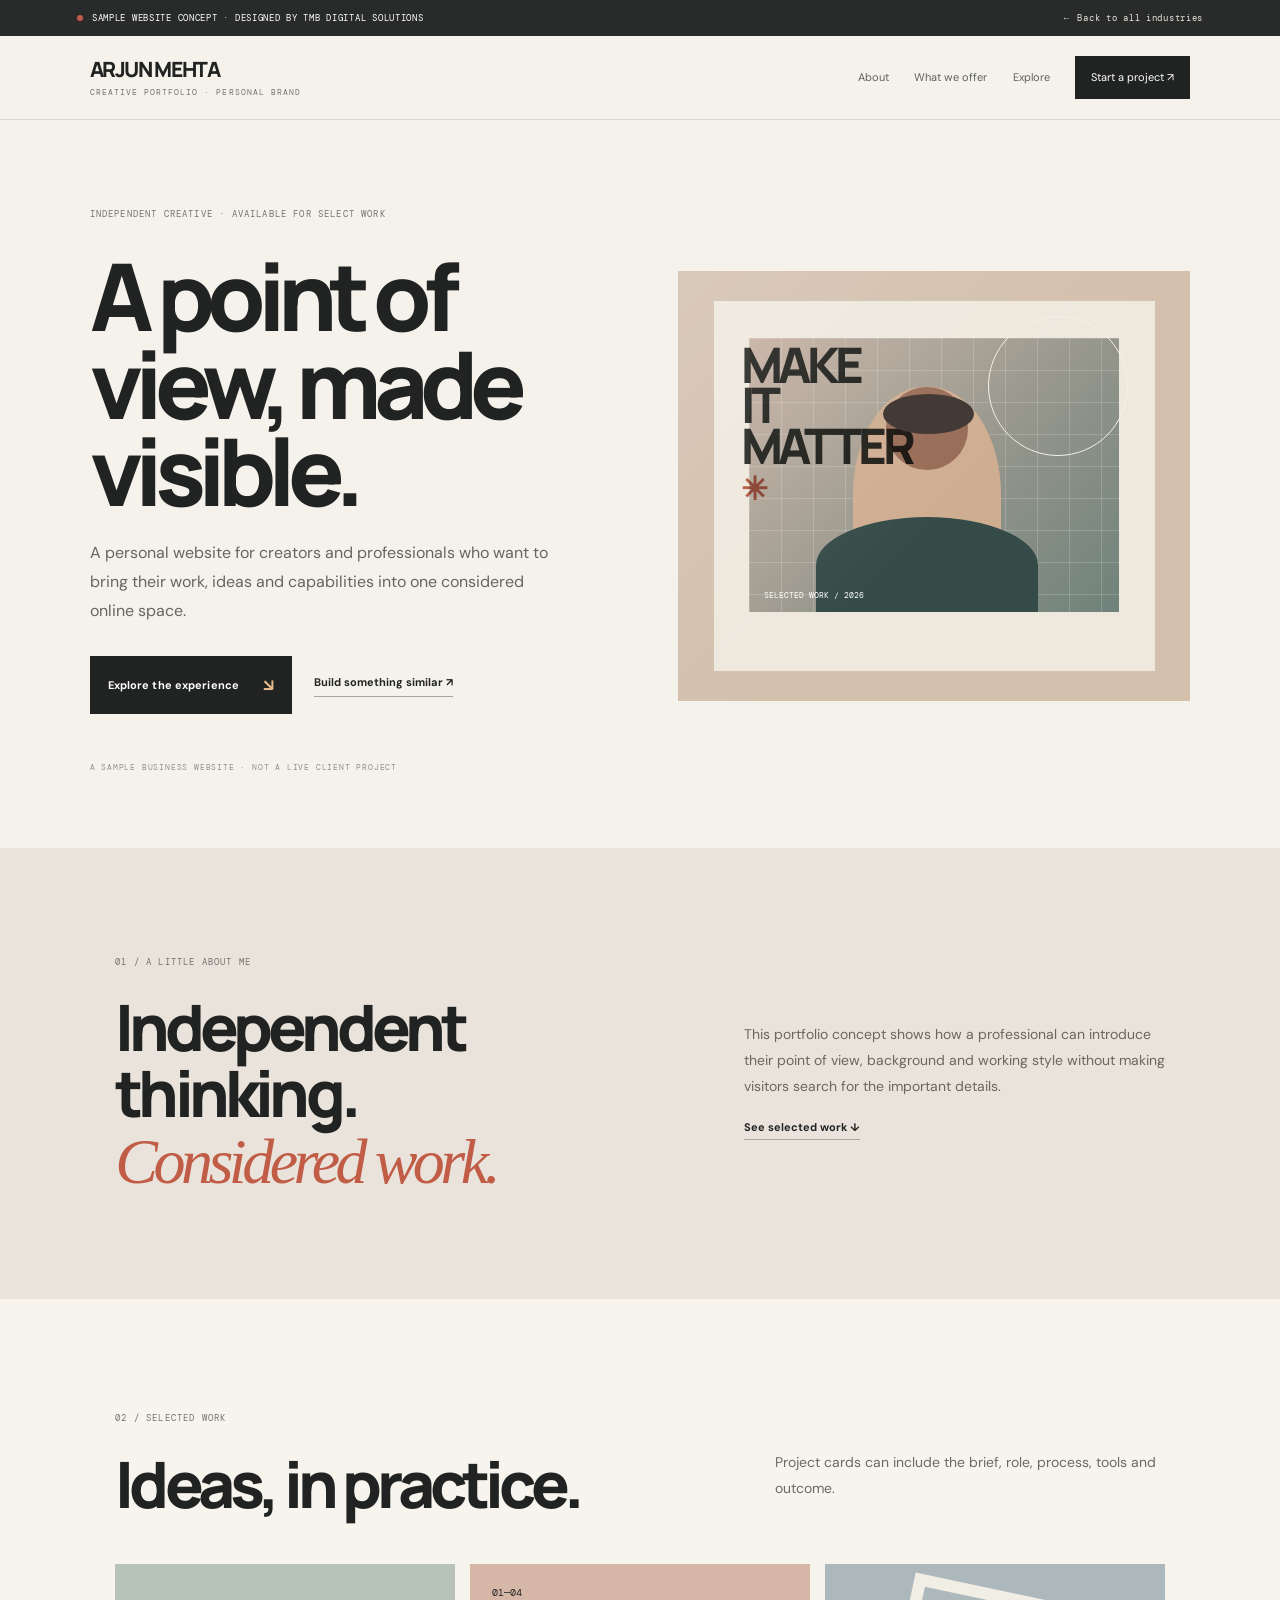
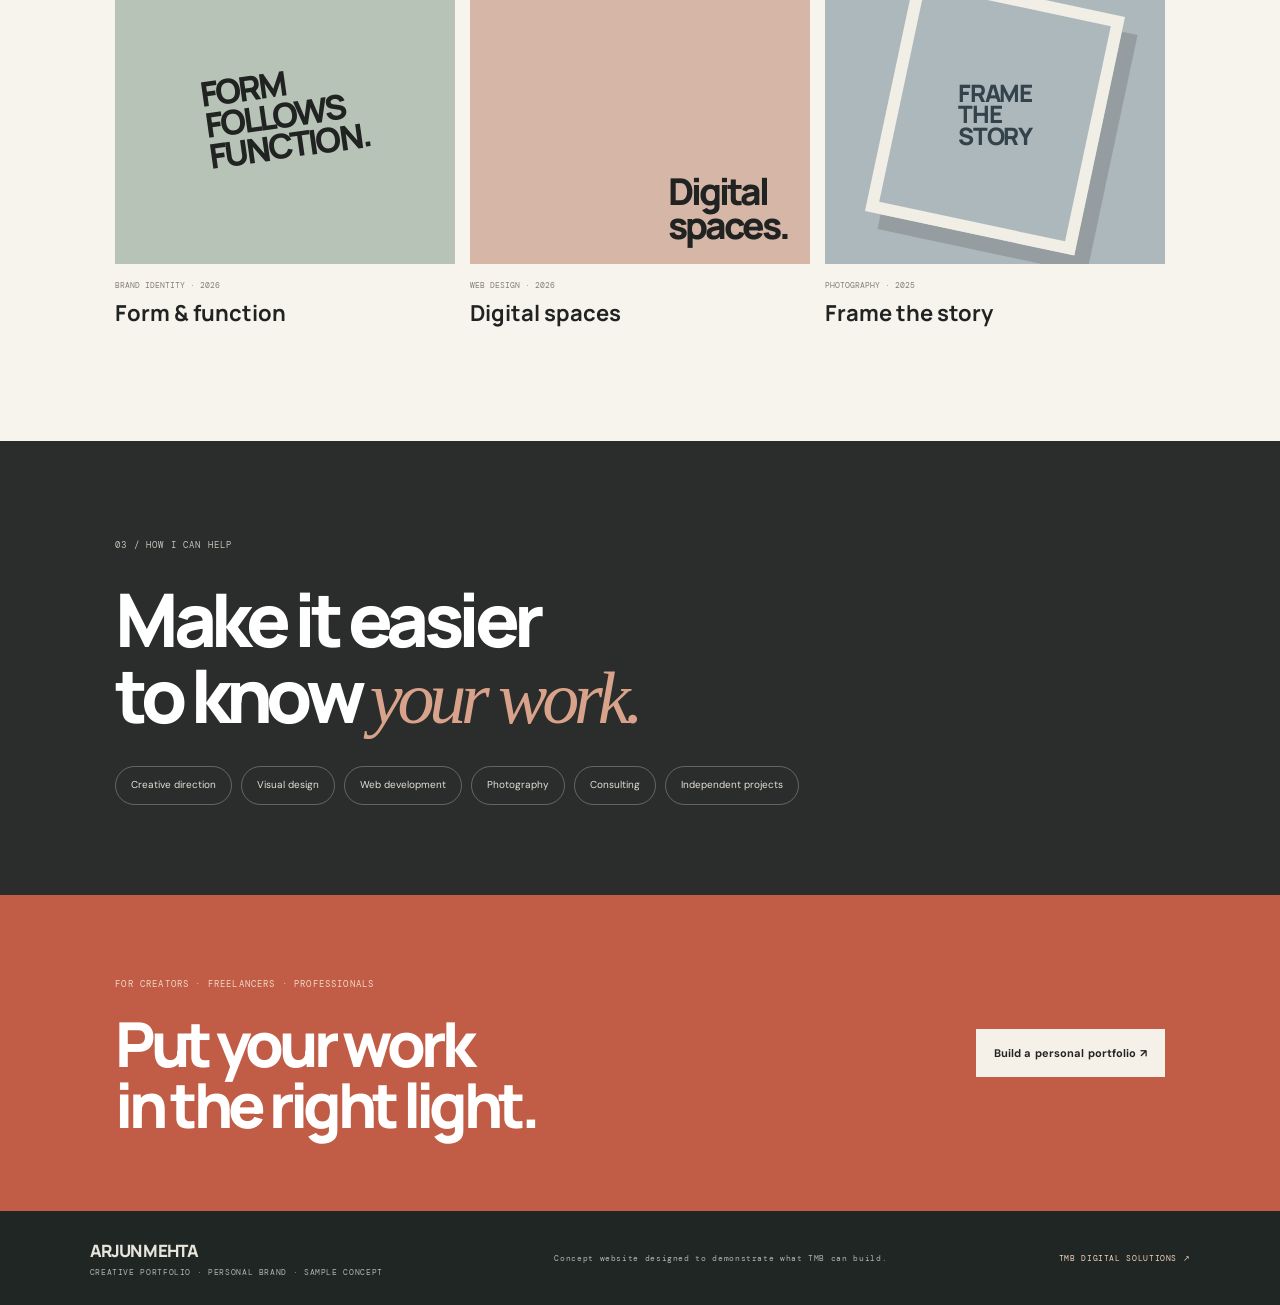
<file: TMB-Digital-Solutions-Creative-Studio/demos/portfolio.html>
<!doctype html>
<html lang="en"><head>
<meta charset="utf-8"><meta name="viewport" content="width=device-width,initial-scale=1">
<meta name="description" content="A personal portfolio website concept for a designer, developer, photographer or independent professional."><meta name="theme-color" content="#efe9e4">
<title>ARJUN MEHTA — Sample Website Concept | TMB Digital Solutions</title>
<link rel="preconnect" href="https://fonts.googleapis.com"><link rel="preconnect" href="https://fonts.gstatic.com" crossorigin>
<link href="https://fonts.googleapis.com/css2?family=DM+Sans:wght@400;500;600;700&family=Manrope:wght@400;500;600;700;800&family=DM+Mono:wght@400;500&display=swap" rel="stylesheet">
<link rel="stylesheet" href="demo.css"></head>
<body class="demo-body theme-portfolio">
<div class="sample-bar"><span><i></i> SAMPLE WEBSITE CONCEPT · DESIGNED BY TMB DIGITAL SOLUTIONS</span><a href="../index.html#industries">← Back to all industries</a></div>
<header class="demo-header"><a class="demo-logo" href="#top">ARJUN MEHTA<small>CREATIVE PORTFOLIO · PERSONAL BRAND</small></a><nav><a href="#about">About</a><a href="#offer">What we offer</a><a href="#showcase">Explore</a><a class="demo-nav-cta" href="../index.html?service=Business%20website&industry=portfolio#contact">Start a project ↗</a></nav></header>
<main id="top">
<section class="demo-hero demo-hero-portfolio">
 <div class="demo-hero-copy"><span class="demo-eyebrow">INDEPENDENT CREATIVE · AVAILABLE FOR SELECT WORK</span><h1>A point of view, made visible.</h1><p>A personal website for creators and professionals who want to bring their work, ideas and capabilities into one considered online space.</p><div class="demo-hero-actions"><a class="demo-button" href="#showcase">Explore the experience <b>↘</b></a><a class="demo-secondary" href="../index.html?service=Business%20website&industry=portfolio#contact">Build something similar ↗</a></div><small class="hero-caption">A SAMPLE BUSINESS WEBSITE · NOT A LIVE CLIENT PROJECT</small></div>
 <div class="demo-scene scene-portfolio" aria-label="Illustrative CREATIVE PORTFOLIO · PERSONAL BRAND website artwork"><div class="portfolio-canvas"><div class="portfolio-photo"><div class="portfolio-person"><i></i><b></b></div><small>SELECTED WORK / 2026</small></div><div class="portfolio-type">MAKE<br>IT<br>MATTER<span>✳</span></div><div class="portfolio-ring"></div></div></div>
</section>
<section class="portfolio-intro" id="about"><div><span class="demo-eyebrow">01 / A LITTLE ABOUT ME</span><h2>Independent thinking.<br><em>Considered work.</em></h2></div><div><p>This portfolio concept shows how a professional can introduce their point of view, background and working style without making visitors search for the important details.</p><a class="demo-text-link" href="#showcase">See selected work ↓</a></div></section>
<section class="portfolio-work" id="showcase"><div class="demo-section-head"><div><span class="demo-eyebrow">02 / SELECTED WORK</span><h2>Ideas, in practice.</h2></div><p>Project cards can include the brief, role, process, tools and outcome.</p></div><div class="portfolio-grid"><article><div class="folio-art folio-one"><b>FORM<br>FOLLOWS<br>FUNCTION.</b></div><small>BRAND IDENTITY · 2026</small><h3>Form & function</h3></article><article><div class="folio-art folio-two"><div>01—04</div><b>Digital<br>spaces.</b></div><small>WEB DESIGN · 2026</small><h3>Digital spaces</h3></article><article><div class="folio-art folio-three"><span>FRAME<br>THE<br>STORY</span></div><small>PHOTOGRAPHY · 2025</small><h3>Frame the story</h3></article></div></section>
<section class="portfolio-profile" id="offer"><span class="demo-eyebrow">03 / HOW I CAN HELP</span><h2>Make it easier<br>to know <em>your work.</em></h2><div class="portfolio-skills"><span>Creative direction</span><span>Visual design</span><span>Web development</span><span>Photography</span><span>Consulting</span><span>Independent projects</span></div></section>
<section class="demo-cta"><div><span class="demo-eyebrow">FOR CREATORS · FREELANCERS · PROFESSIONALS</span><h2>Put your work<br>in the right light.</h2></div><a class="demo-button" href="../index.html?service=Business%20website&industry=personal portfolio#contact">Build a personal portfolio ↗</a></section>
</main>
<footer class="demo-footer"><div><strong>ARJUN MEHTA</strong><small>CREATIVE PORTFOLIO · PERSONAL BRAND · SAMPLE CONCEPT</small></div><span>Concept website designed to demonstrate what TMB can build.</span><a href="../index.html">TMB DIGITAL SOLUTIONS ↗</a></footer>
<script src="demo.js"></script></body></html>
</file>
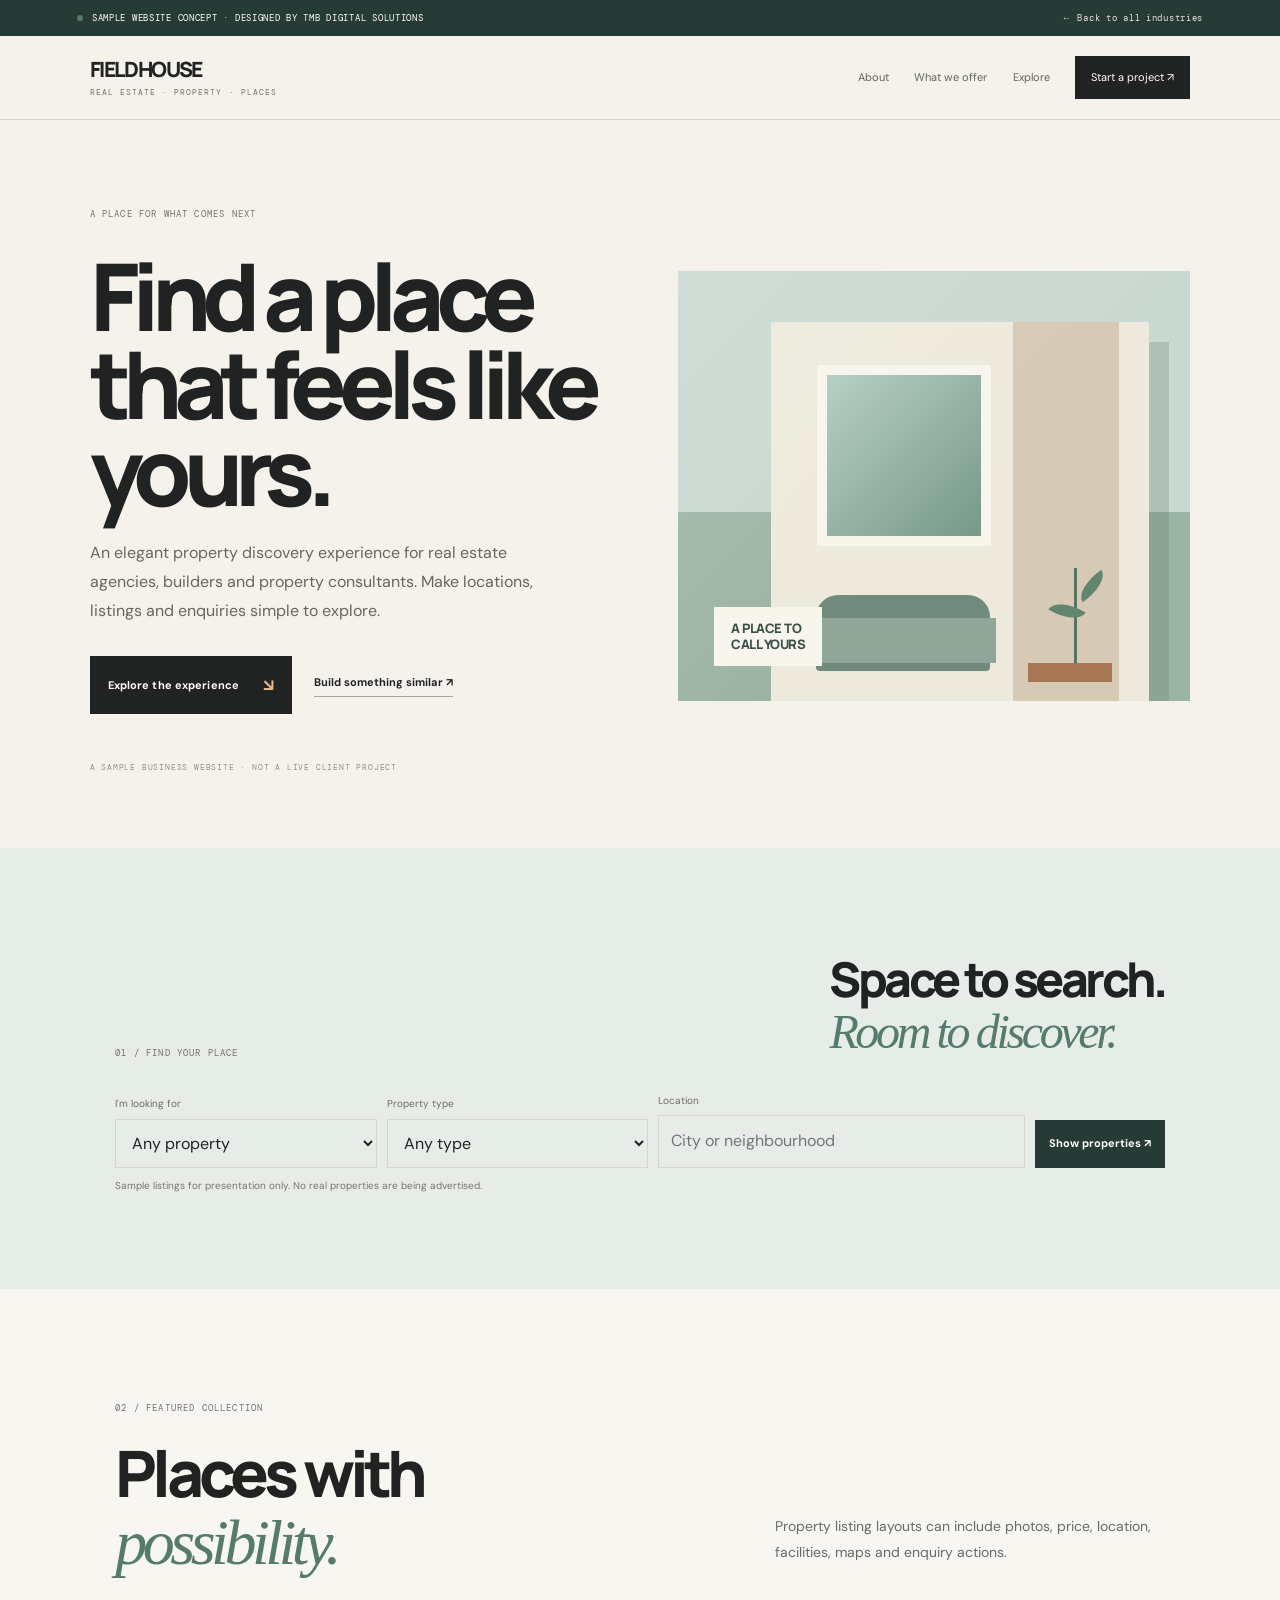
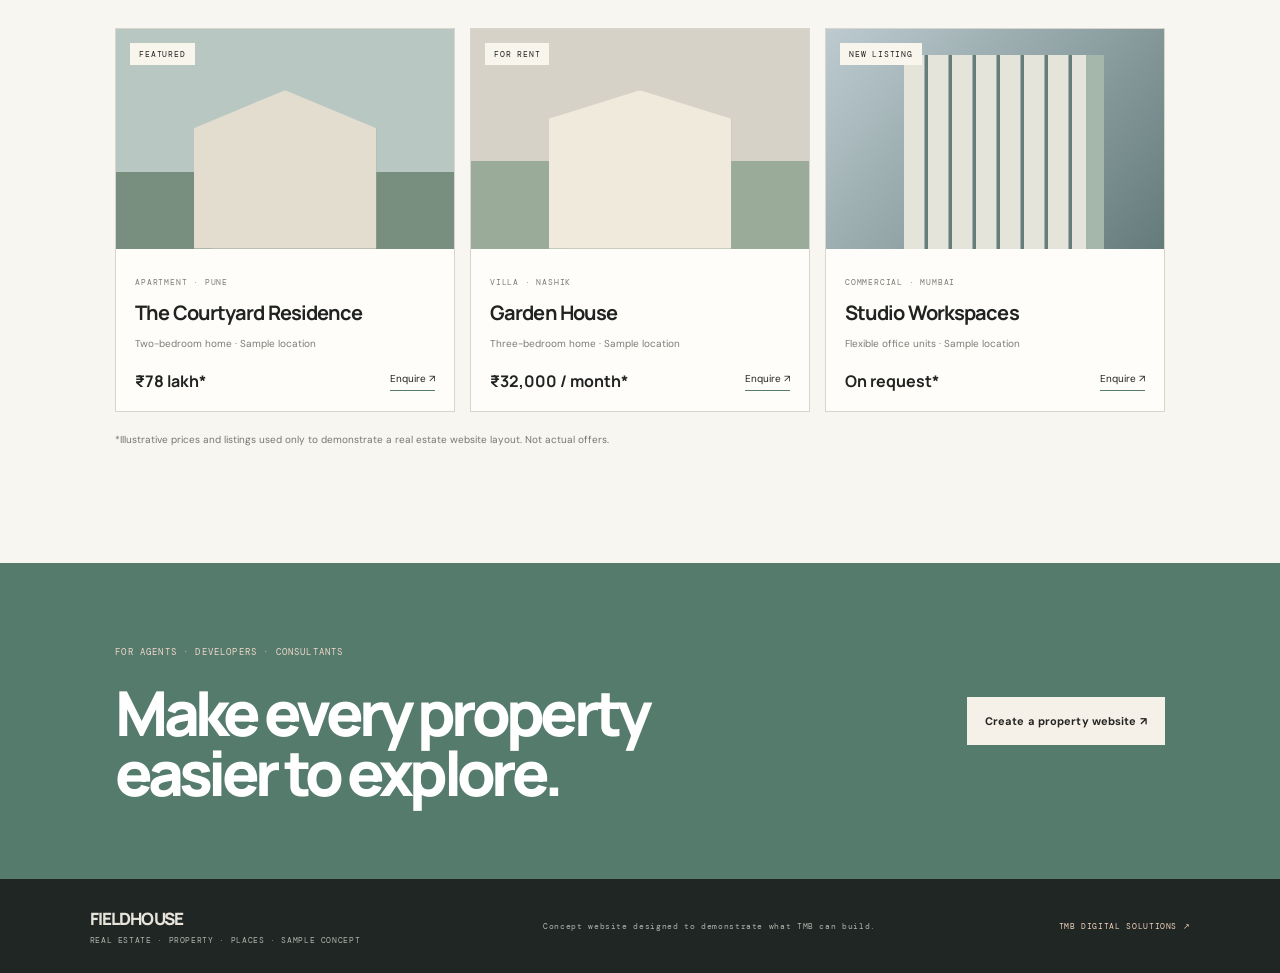
<file: TMB-Digital-Solutions-Creative-Studio/demos/realestate.html>
<!doctype html>
<html lang="en"><head>
<meta charset="utf-8"><meta name="viewport" content="width=device-width,initial-scale=1">
<meta name="description" content="A real estate website concept with property discovery, listing cards, search filters and enquiry journeys."><meta name="theme-color" content="#e9efeb">
<title>FIELDHOUSE — Sample Website Concept | TMB Digital Solutions</title>
<link rel="preconnect" href="https://fonts.googleapis.com"><link rel="preconnect" href="https://fonts.gstatic.com" crossorigin>
<link href="https://fonts.googleapis.com/css2?family=DM+Sans:wght@400;500;600;700&family=Manrope:wght@400;500;600;700;800&family=DM+Mono:wght@400;500&display=swap" rel="stylesheet">
<link rel="stylesheet" href="demo.css"></head>
<body class="demo-body theme-realestate">
<div class="sample-bar"><span><i></i> SAMPLE WEBSITE CONCEPT · DESIGNED BY TMB DIGITAL SOLUTIONS</span><a href="../index.html#industries">← Back to all industries</a></div>
<header class="demo-header"><a class="demo-logo" href="#top">FIELDHOUSE<small>REAL ESTATE · PROPERTY · PLACES</small></a><nav><a href="#about">About</a><a href="#offer">What we offer</a><a href="#showcase">Explore</a><a class="demo-nav-cta" href="../index.html?service=Business%20website&industry=realestate#contact">Start a project ↗</a></nav></header>
<main id="top">
<section class="demo-hero demo-hero-realestate" id="about">
 <div class="demo-hero-copy"><span class="demo-eyebrow">A PLACE FOR WHAT COMES NEXT</span><h1>Find a place that feels like yours.</h1><p>An elegant property discovery experience for real estate agencies, builders and property consultants. Make locations, listings and enquiries simple to explore.</p><div class="demo-hero-actions"><a class="demo-button" href="#showcase">Explore the experience <b>↘</b></a><a class="demo-secondary" href="../index.html?service=Business%20website&industry=realestate#contact">Build something similar ↗</a></div><small class="hero-caption">A SAMPLE BUSINESS WEBSITE · NOT A LIVE CLIENT PROJECT</small></div>
 <div class="demo-scene scene-realestate" aria-label="Illustrative REAL ESTATE · PROPERTY · PLACES website artwork"><div class="estate-sky"></div><div class="estate-window"></div><div class="estate-room"><div class="estate-wall"></div><div class="estate-sofa"></div><div class="estate-table"></div><div class="estate-plant"></div></div><div class="estate-tag">A PLACE TO<br>CALL YOURS</div></div>
</section>
<section class="property-search" id="showcase"><div><span class="demo-eyebrow">01 / FIND YOUR PLACE</span><h2>Space to search.<br><em>Room to discover.</em></h2></div><form id="property-filter"><label>I'm looking for<select name="type"><option value="all">Any property</option><option value="buy">Buy</option><option value="rent">Rent</option></select></label><label>Property type<select name="property"><option>Any type</option><option>Apartment</option><option>Villa</option><option>Commercial</option></select></label><label>Location<input name="location" placeholder="City or neighbourhood"></label><button type="submit">Show properties ↗</button></form><p id="property-status" class="interaction-status">Sample listings for presentation only. No real properties are being advertised.</p></section>
<section class="demo-listings" id="offer"><div class="demo-section-head"><div><span class="demo-eyebrow">02 / FEATURED COLLECTION</span><h2>Places with<br><em>possibility.</em></h2></div><p>Property listing layouts can include photos, price, location, facilities, maps and enquiry actions.</p></div><div class="property-grid">
<article class="property-card" data-kind="buy" data-property="apartment" data-location="pune"><div class="property-art home-one"><span>FEATURED</span><b></b></div><div class="property-info"><small>APARTMENT · PUNE</small><h3>The Courtyard Residence</h3><p>Two-bedroom home · Sample location</p><div><strong>₹78 lakh*</strong><a href="../index.html?service=Business%20website&industry=real estate#contact">Enquire ↗</a></div></div></article>
<article class="property-card" data-kind="rent" data-property="villa" data-location="nashik"><div class="property-art home-two"><span>FOR RENT</span><b></b></div><div class="property-info"><small>VILLA · NASHIK</small><h3>Garden House</h3><p>Three-bedroom home · Sample location</p><div><strong>₹32,000 / month*</strong><a href="../index.html?service=Business%20website&industry=real estate#contact">Enquire ↗</a></div></div></article>
<article class="property-card" data-kind="buy" data-property="commercial" data-location="mumbai"><div class="property-art home-three"><span>NEW LISTING</span><b></b></div><div class="property-info"><small>COMMERCIAL · MUMBAI</small><h3>Studio Workspaces</h3><p>Flexible office units · Sample location</p><div><strong>On request*</strong><a href="../index.html?service=Business%20website&industry=real estate#contact">Enquire ↗</a></div></div></article>
</div><p class="demo-disclaimer">*Illustrative prices and listings used only to demonstrate a real estate website layout. Not actual offers.</p></section>
<section class="demo-cta"><div><span class="demo-eyebrow">FOR AGENTS · DEVELOPERS · CONSULTANTS</span><h2>Make every property<br>easier to explore.</h2></div><a class="demo-button" href="../index.html?service=Business%20website&industry=real estate#contact">Create a property website ↗</a></section>
</main>
<footer class="demo-footer"><div><strong>FIELDHOUSE</strong><small>REAL ESTATE · PROPERTY · PLACES · SAMPLE CONCEPT</small></div><span>Concept website designed to demonstrate what TMB can build.</span><a href="../index.html">TMB DIGITAL SOLUTIONS ↗</a></footer>
<script src="demo.js"></script></body></html>
</file>
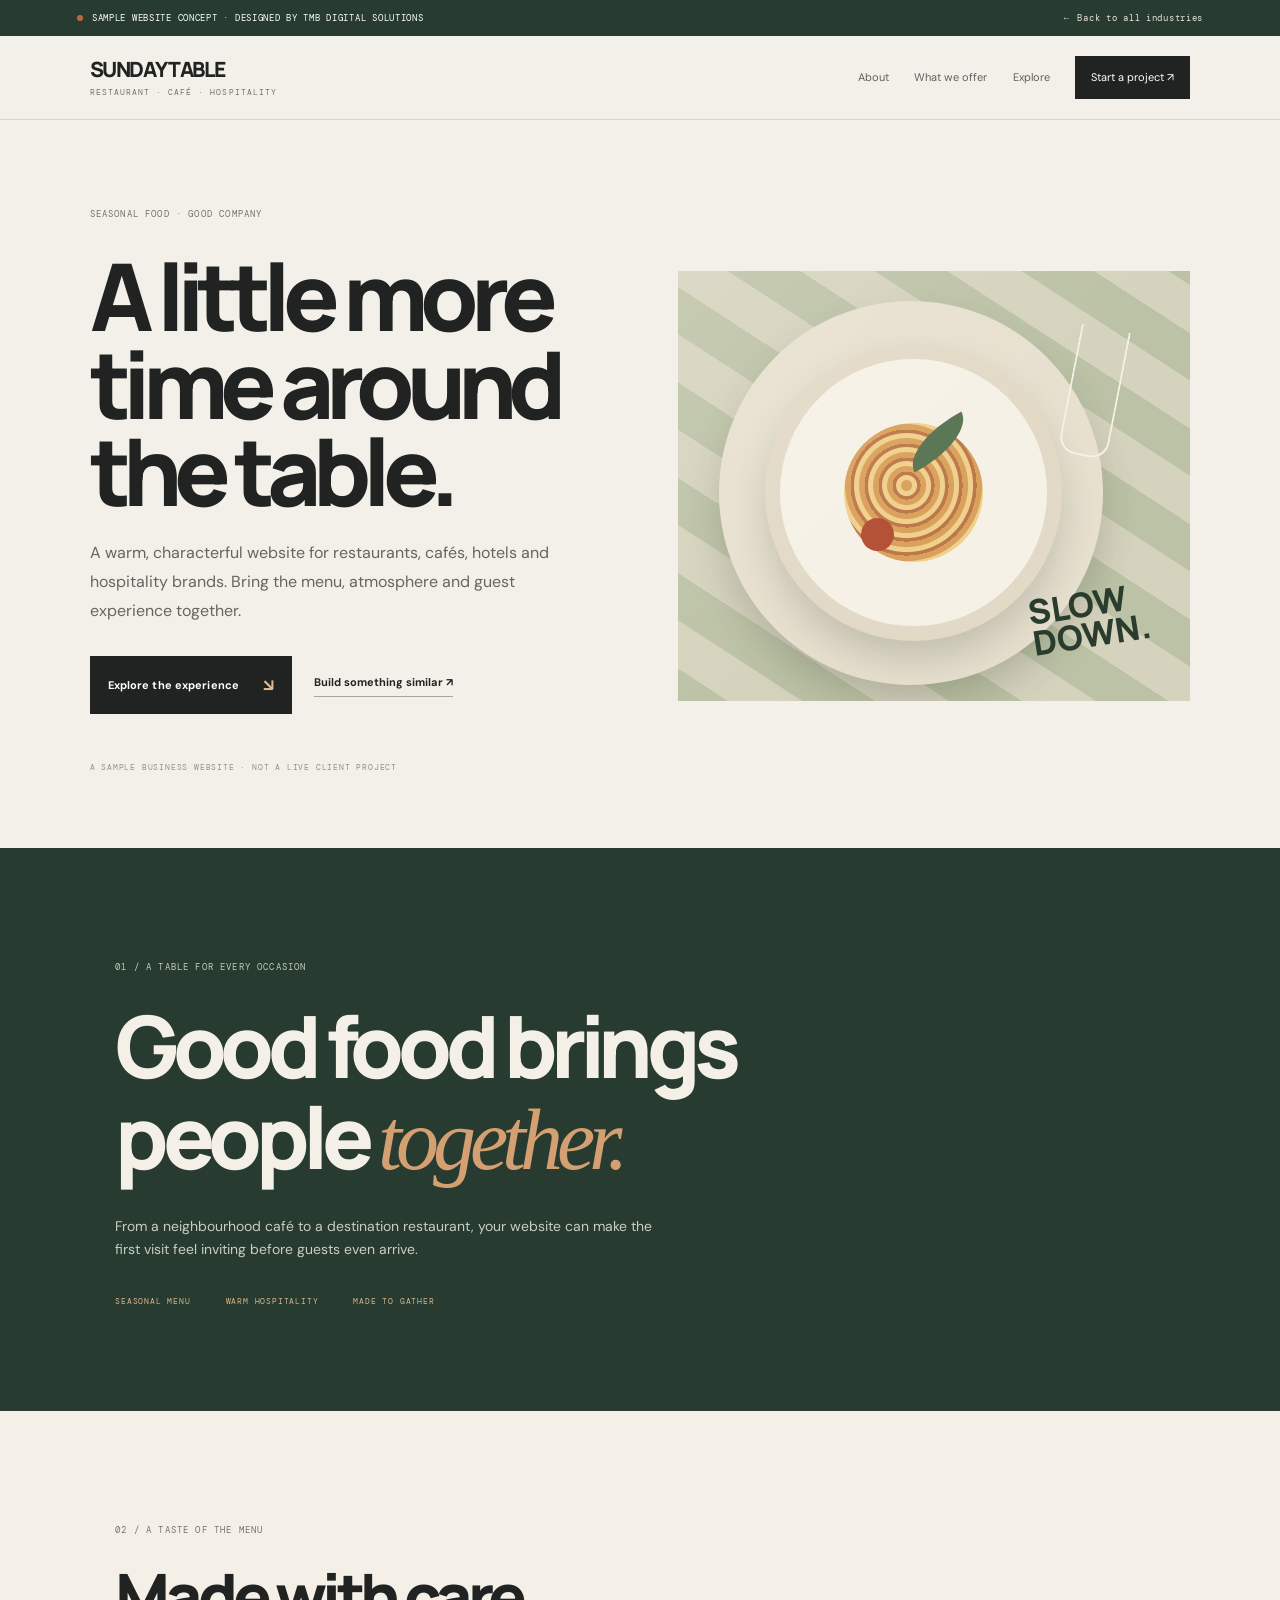
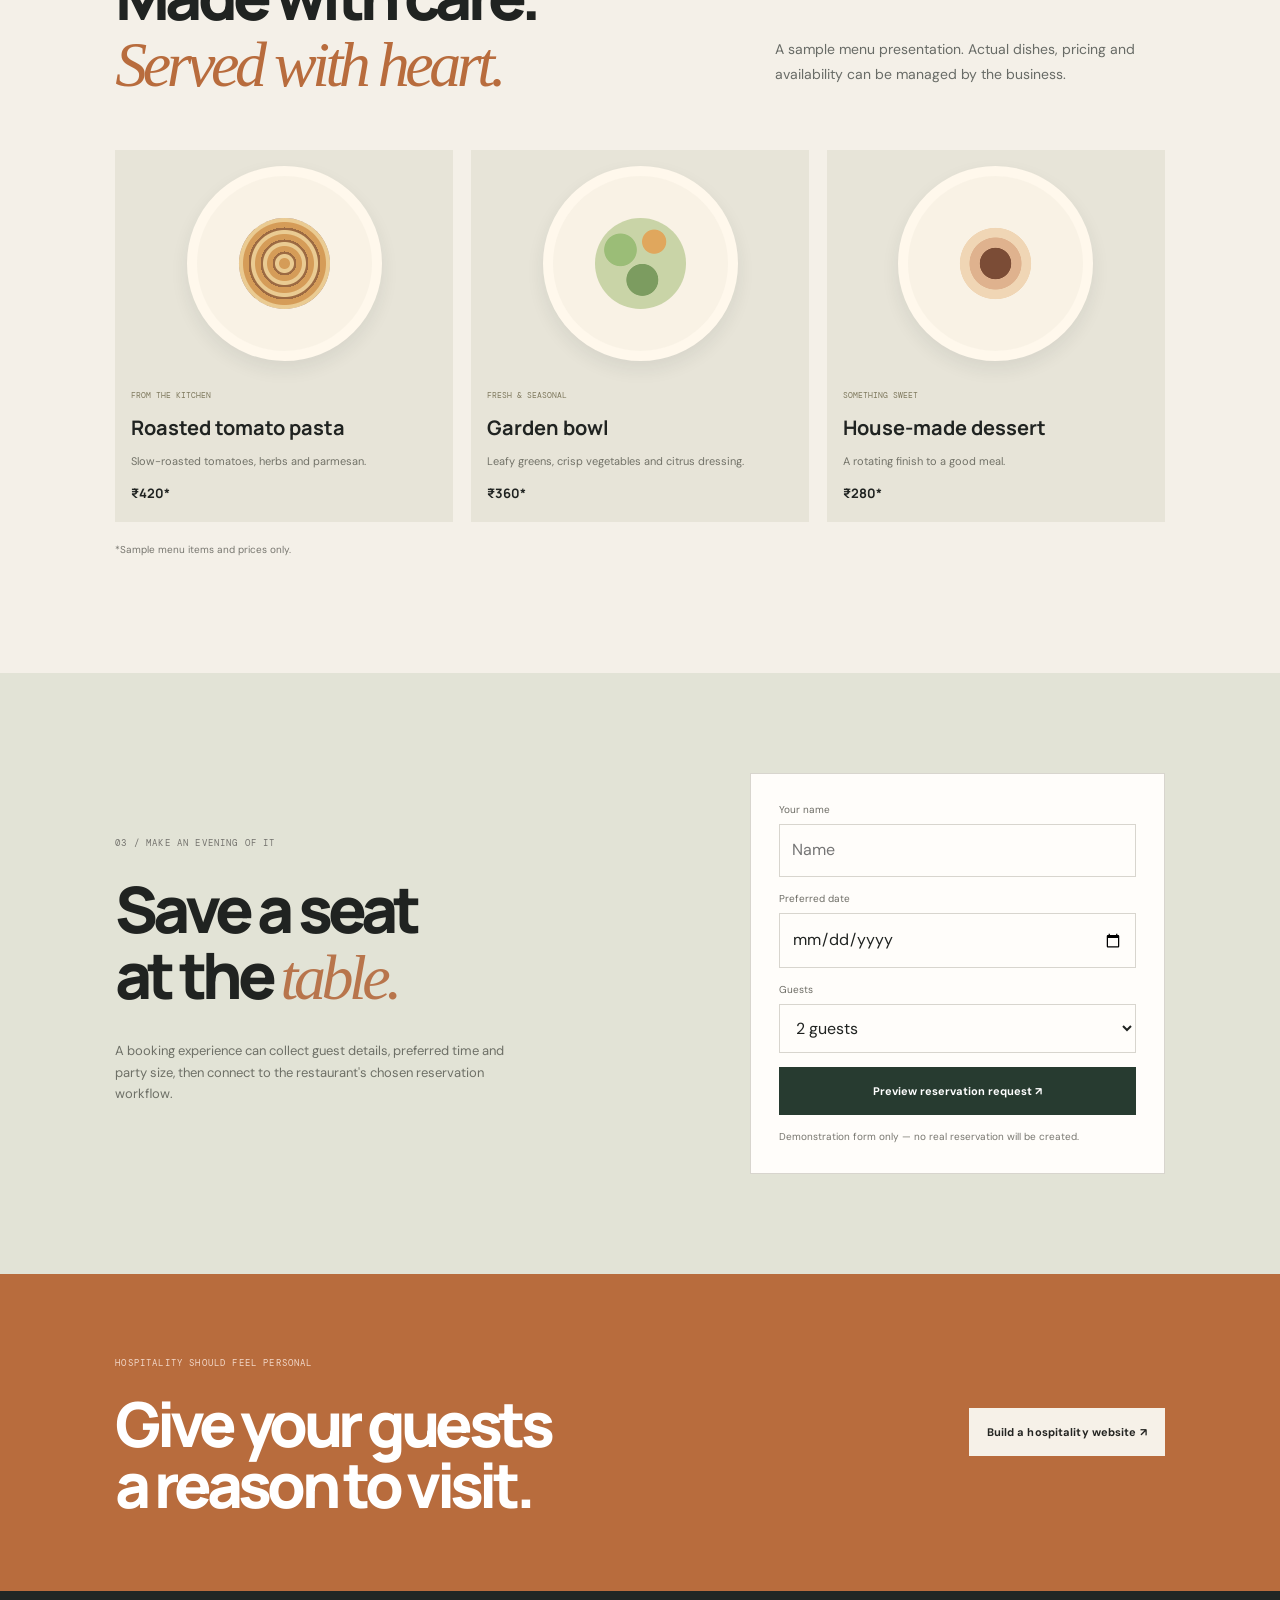
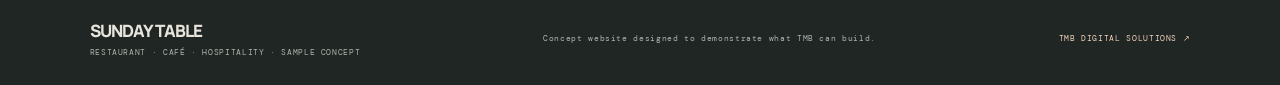
<file: TMB-Digital-Solutions-Creative-Studio/demos/restaurant.html>
<!doctype html>
<html lang="en"><head>
<meta charset="utf-8"><meta name="viewport" content="width=device-width,initial-scale=1">
<meta name="description" content="A restaurant website concept featuring menu highlights, hospitality details and a table reservation enquiry form."><meta name="theme-color" content="#e7e9dc">
<title>SUNDAY TABLE — Sample Website Concept | TMB Digital Solutions</title>
<link rel="preconnect" href="https://fonts.googleapis.com"><link rel="preconnect" href="https://fonts.gstatic.com" crossorigin>
<link href="https://fonts.googleapis.com/css2?family=DM+Sans:wght@400;500;600;700&family=Manrope:wght@400;500;600;700;800&family=DM+Mono:wght@400;500&display=swap" rel="stylesheet">
<link rel="stylesheet" href="demo.css"></head>
<body class="demo-body theme-restaurant">
<div class="sample-bar"><span><i></i> SAMPLE WEBSITE CONCEPT · DESIGNED BY TMB DIGITAL SOLUTIONS</span><a href="../index.html#industries">← Back to all industries</a></div>
<header class="demo-header"><a class="demo-logo" href="#top">SUNDAY TABLE<small>RESTAURANT · CAFÉ · HOSPITALITY</small></a><nav><a href="#about">About</a><a href="#offer">What we offer</a><a href="#showcase">Explore</a><a class="demo-nav-cta" href="../index.html?service=Business%20website&industry=restaurant#contact">Start a project ↗</a></nav></header>
<main id="top">
<section class="demo-hero demo-hero-restaurant">
 <div class="demo-hero-copy"><span class="demo-eyebrow">SEASONAL FOOD · GOOD COMPANY</span><h1>A little more time around the table.</h1><p>A warm, characterful website for restaurants, cafés, hotels and hospitality brands. Bring the menu, atmosphere and guest experience together.</p><div class="demo-hero-actions"><a class="demo-button" href="#showcase">Explore the experience <b>↘</b></a><a class="demo-secondary" href="../index.html?service=Business%20website&industry=restaurant#contact">Build something similar ↗</a></div><small class="hero-caption">A SAMPLE BUSINESS WEBSITE · NOT A LIVE CLIENT PROJECT</small></div>
 <div class="demo-scene scene-restaurant" aria-label="Illustrative RESTAURANT · CAFÉ · HOSPITALITY website artwork"><div class="restaurant-cloth"></div><div class="plate plate-back"></div><div class="plate plate-main"><div class="food-pasta"></div><div class="food-leaf"></div><div class="food-tomato"></div></div><div class="restaurant-glass"></div><div class="restaurant-word">SLOW<br>DOWN.</div></div>
</section>
<section class="restaurant-intro" id="about"><span class="demo-eyebrow">01 / A TABLE FOR EVERY OCCASION</span><h2>Good food brings<br>people <em>together.</em></h2><p>From a neighbourhood café to a destination restaurant, your website can make the first visit feel inviting before guests even arrive.</p><div class="restaurant-details"><span>SEASONAL MENU</span><span>WARM HOSPITALITY</span><span>MADE TO GATHER</span></div></section>
<section class="menu-section" id="showcase"><div class="demo-section-head"><div><span class="demo-eyebrow">02 / A TASTE OF THE MENU</span><h2>Made with care.<br><em>Served with heart.</em></h2></div><p>A sample menu presentation. Actual dishes, pricing and availability can be managed by the business.</p></div><div class="menu-grid"><article><div class="menu-plate pasta"></div><small>FROM THE KITCHEN</small><h3>Roasted tomato pasta</h3><p>Slow-roasted tomatoes, herbs and parmesan.</p><b>₹420*</b></article><article><div class="menu-plate salad"></div><small>FRESH & SEASONAL</small><h3>Garden bowl</h3><p>Leafy greens, crisp vegetables and citrus dressing.</p><b>₹360*</b></article><article><div class="menu-plate dessert"></div><small>SOMETHING SWEET</small><h3>House-made dessert</h3><p>A rotating finish to a good meal.</p><b>₹280*</b></article></div><p class="demo-disclaimer">*Sample menu items and prices only.</p></section>
<section class="reservation-section" id="offer"><div><span class="demo-eyebrow">03 / MAKE AN EVENING OF IT</span><h2>Save a seat<br>at the <em>table.</em></h2><p>A booking experience can collect guest details, preferred time and party size, then connect to the restaurant's chosen reservation workflow.</p></div><form class="demo-form" data-demo-form><label>Your name<input required placeholder="Name"></label><label>Preferred date<input type="date" required></label><label>Guests<select><option>2 guests</option><option>3 guests</option><option>4 guests</option><option>5+ guests</option></select></label><button type="submit">Preview reservation request ↗</button><p class="interaction-status" role="status">Demonstration form only — no real reservation will be created.</p></form></section>
<section class="demo-cta"><div><span class="demo-eyebrow">HOSPITALITY SHOULD FEEL PERSONAL</span><h2>Give your guests<br>a reason to visit.</h2></div><a class="demo-button" href="../index.html?service=Business%20website&industry=restaurant and hospitality#contact">Build a hospitality website ↗</a></section>
</main>
<footer class="demo-footer"><div><strong>SUNDAY TABLE</strong><small>RESTAURANT · CAFÉ · HOSPITALITY · SAMPLE CONCEPT</small></div><span>Concept website designed to demonstrate what TMB can build.</span><a href="../index.html">TMB DIGITAL SOLUTIONS ↗</a></footer>
<script src="demo.js"></script></body></html>
</file>
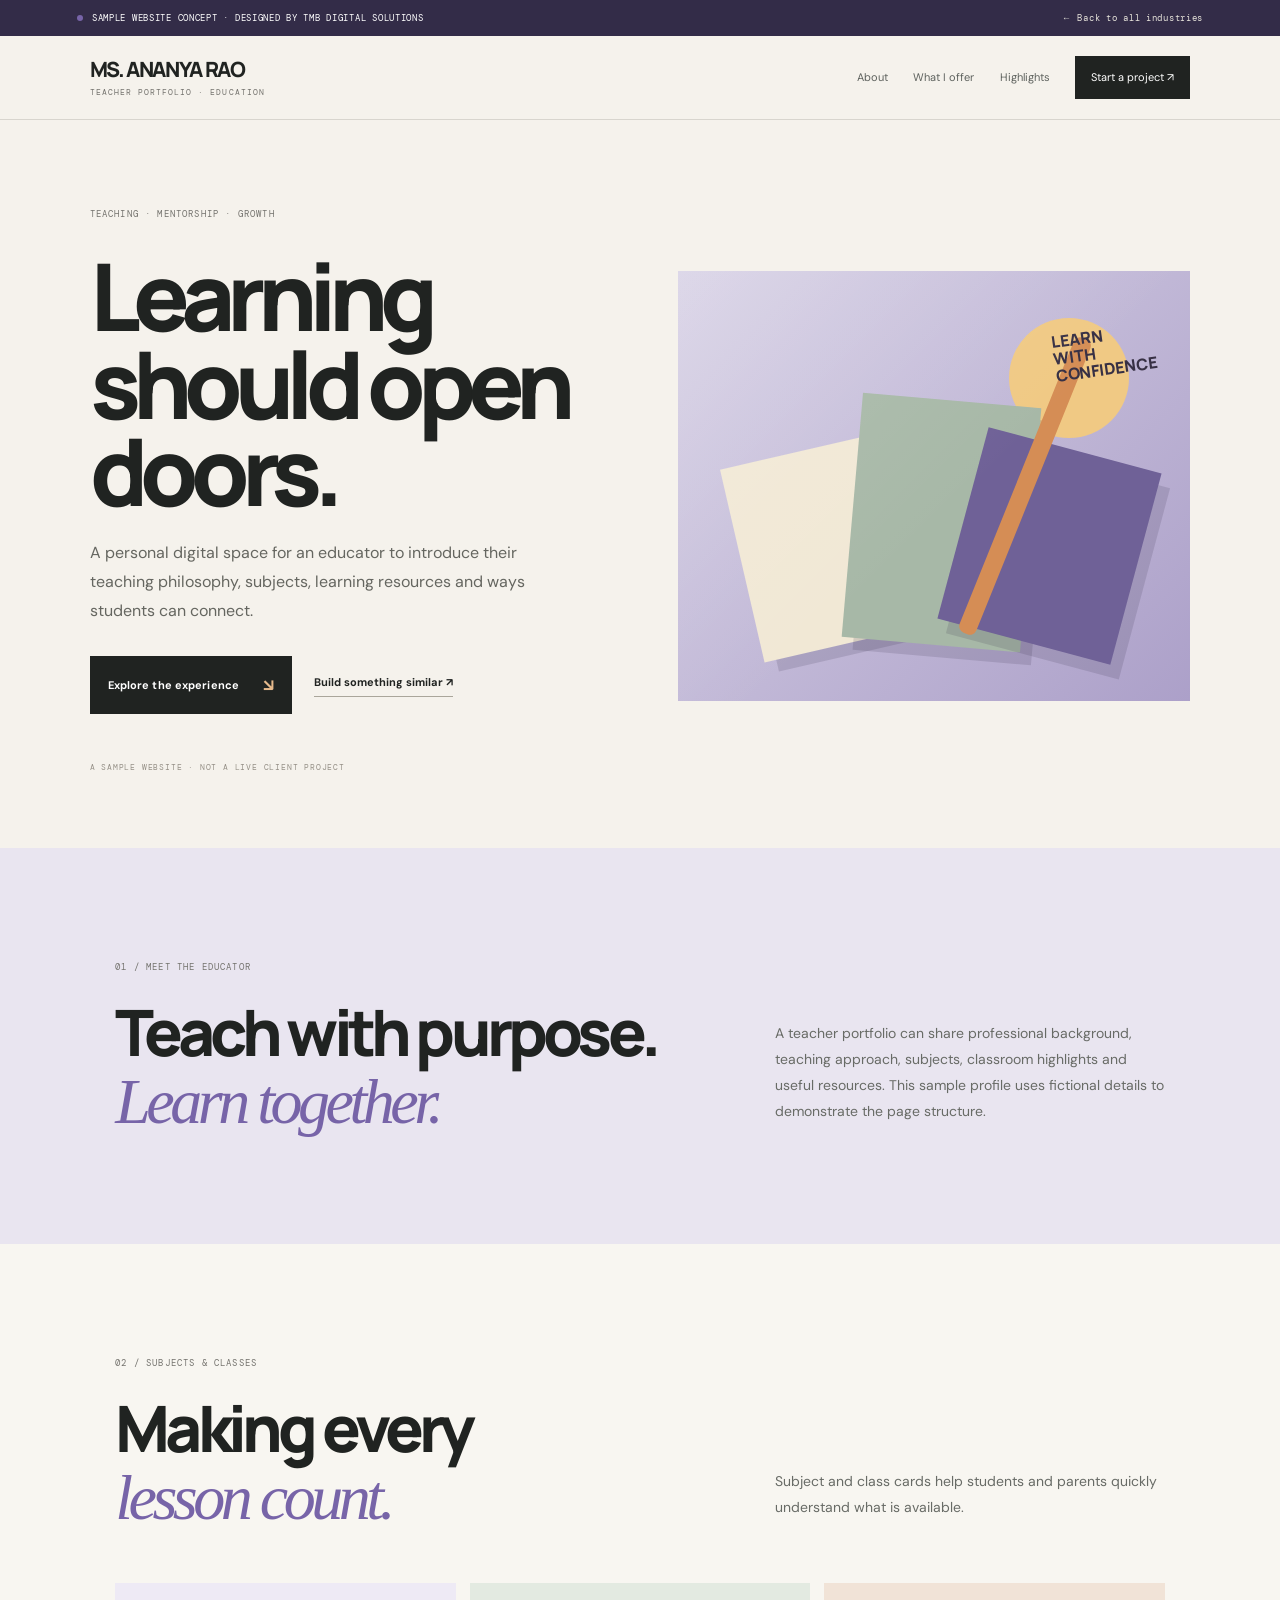
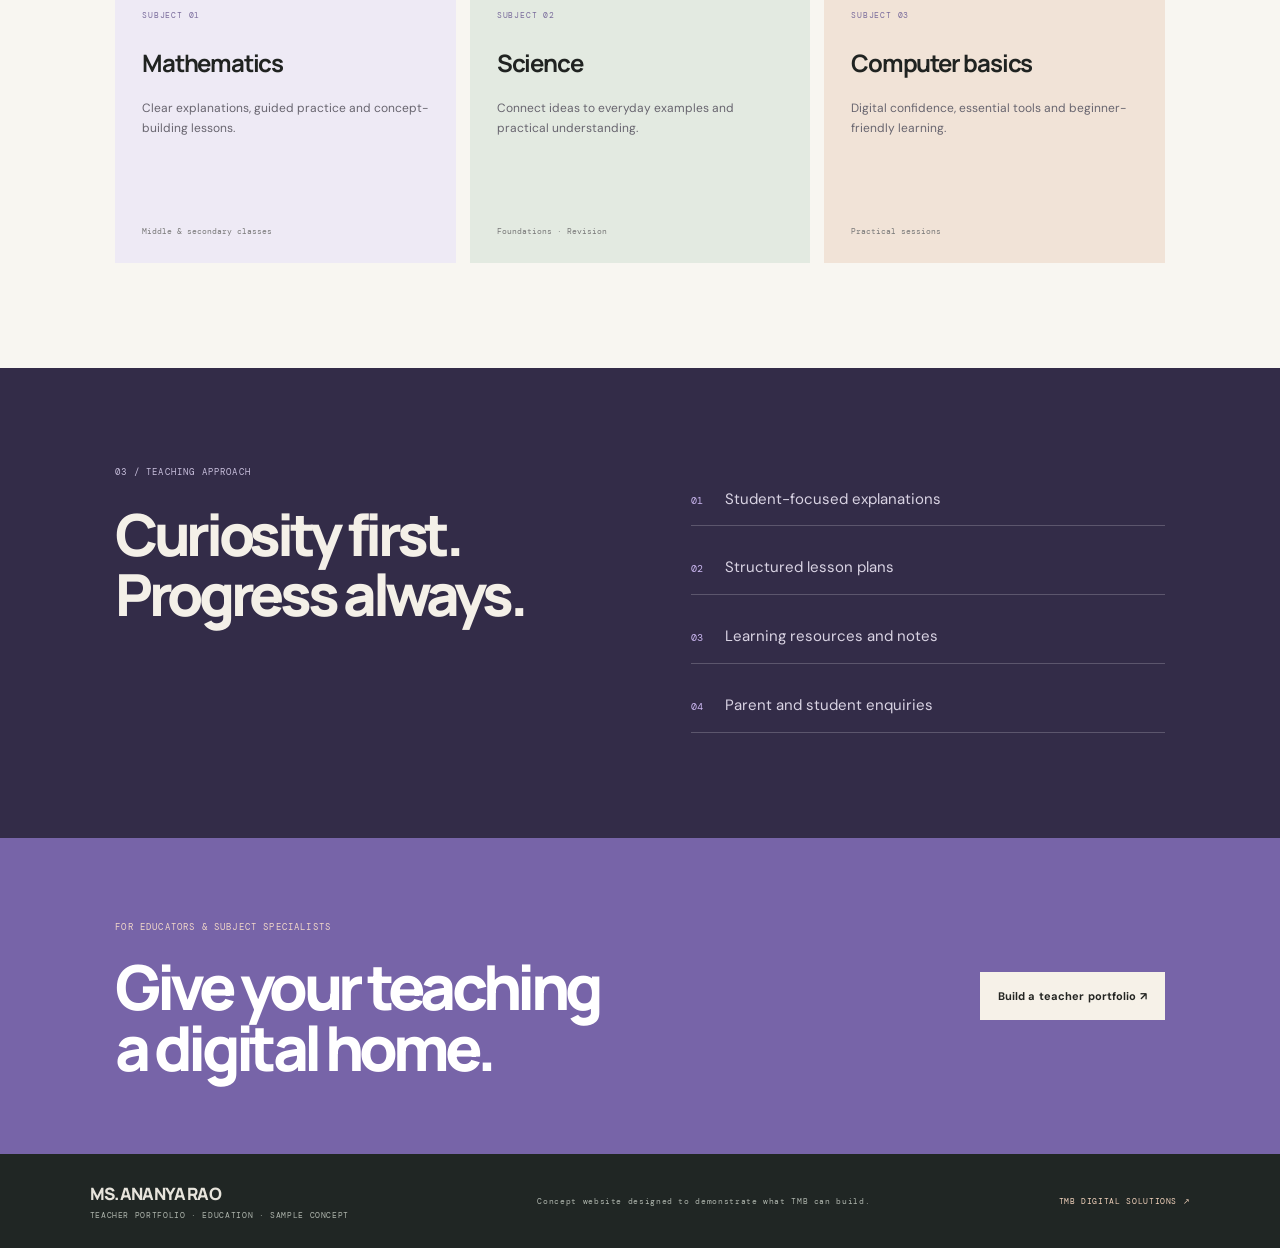
<file: TMB-Digital-Solutions-Creative-Studio/demos/teacher.html>
<!doctype html><html lang="en"><head><meta charset="utf-8"><meta name="viewport" content="width=device-width,initial-scale=1"><meta name="description" content="A professional teacher portfolio website concept with teaching philosophy, subjects, classes, resources and student enquiries."><title>MS. ANANYA RAO — Sample Website Concept | TMB Digital Solutions</title><link rel="stylesheet" href="demo.css"></head><body class="demo-body theme-education"><div class="sample-bar"><span><i></i> SAMPLE WEBSITE CONCEPT · DESIGNED BY TMB DIGITAL SOLUTIONS</span><a href="../index.html#industries">← Back to all industries</a></div><header class="demo-header"><a class="demo-logo" href="#top">MS. ANANYA RAO<small>TEACHER PORTFOLIO · EDUCATION</small></a><nav><a href="#about">About</a><a href="#offer">What I offer</a><a href="#showcase">Highlights</a><a class="demo-nav-cta" href="../index.html?service=Business%20website&industry=teacher portfolio#contact">Start a project ↗</a></nav></header><main id="top"><section class="demo-hero demo-hero-education"><div class="demo-hero-copy"><span class="demo-eyebrow">TEACHING · MENTORSHIP · GROWTH</span><h1>Learning should open doors.</h1><p>A personal digital space for an educator to introduce their teaching philosophy, subjects, learning resources and ways students can connect.</p><div class="demo-hero-actions"><a class="demo-button" href="#showcase">Explore the experience <b>↘</b></a><a class="demo-secondary" href="../index.html?service=Business%20website&industry=teacher portfolio#contact">Build something similar ↗</a></div><small class="hero-caption">A SAMPLE WEBSITE · NOT A LIVE CLIENT PROJECT</small></div><div class="demo-scene scene-education" aria-label="Illustrative TEACHER PORTFOLIO · EDUCATION artwork"><div class="edu-sun"></div><div class="edu-book book-one"></div><div class="edu-book book-two"></div><div class="edu-book book-three"></div><div class="edu-pencil"></div><div class="edu-note">LEARN<br>WITH<br>CONFIDENCE</div></div></section><section class="demo-intro" id="about"><div><span class="demo-eyebrow">01 / MEET THE EDUCATOR</span><h2>Teach with purpose.<br><em>Learn together.</em></h2></div><p>A teacher portfolio can share professional background, teaching approach, subjects, classroom highlights and useful resources. This sample profile uses fictional details to demonstrate the page structure.</p></section><section class="course-section" id="showcase"><div class="demo-section-head"><div><span class="demo-eyebrow">02 / SUBJECTS & CLASSES</span><h2>Making every<br><em>lesson count.</em></h2></div><p>Subject and class cards help students and parents quickly understand what is available.</p></div><div class="course-grid"><article><small>SUBJECT 01</small><h3>Mathematics</h3><p>Clear explanations, guided practice and concept-building lessons.</p><span>Middle & secondary classes</span></article><article><small>SUBJECT 02</small><h3>Science</h3><p>Connect ideas to everyday examples and practical understanding.</p><span>Foundations · Revision</span></article><article><small>SUBJECT 03</small><h3>Computer basics</h3><p>Digital confidence, essential tools and beginner-friendly learning.</p><span>Practical sessions</span></article></div></section><section class="learning-band" id="offer"><div><span class="demo-eyebrow">03 / TEACHING APPROACH</span><h2>Curiosity first.<br>Progress always.</h2></div><div class="learning-points"><p><b>01</b> Student-focused explanations</p><p><b>02</b> Structured lesson plans</p><p><b>03</b> Learning resources and notes</p><p><b>04</b> Parent and student enquiries</p></div></section><section class="demo-cta"><div><span class="demo-eyebrow">FOR EDUCATORS & SUBJECT SPECIALISTS</span><h2>Give your teaching<br>a digital home.</h2></div><a class="demo-button" href="../index.html?service=Business%20website&industry=teacher portfolio#contact">Build a teacher portfolio ↗</a></section></main><footer class="demo-footer"><div><strong>MS. ANANYA RAO</strong><small>TEACHER PORTFOLIO · EDUCATION · SAMPLE CONCEPT</small></div><span>Concept website designed to demonstrate what TMB can build.</span><a href="../index.html">TMB DIGITAL SOLUTIONS ↗</a></footer><script src="demo.js"></script></body></html>
</file>
<file: TMB-Digital-Solutions-Creative-Studio/css/style.css>
*{box-sizing:border-box}html{scroll-behavior:smooth}body{margin:0;background:#f4f0e9;color:#191919;font:15px/1.6 "DM Sans",sans-serif}a{color:inherit;text-decoration:none}button,input,select,textarea{font:inherit}.announcement{height:34px;background:#2422db;color:white;display:flex;align-items:center;justify-content:center;gap:10px;font:9px "DM Mono";letter-spacing:.07em}.announcement i{width:6px;height:6px;background:#ffb85c;border-radius:50%}.announcement a{text-decoration:underline;margin-left:12px}.site-header{height:86px;padding:0 5.5vw;display:flex;align-items:center;justify-content:space-between;border-bottom:1px solid #ded9d0;position:relative;z-index:5}.brand{display:flex;align-items:center;gap:10px}.brand-mark{font:800 31px/1 Manrope;letter-spacing:-.12em}.brand-mark span{color:#f15a35}.brand-name{font:500 8px/1.25 "DM Mono";letter-spacing:.12em}.main-nav{display:flex;align-items:center;gap:34px;font-size:12px}.main-nav>a:not(.nav-cta){color:#56534e}.main-nav>a:hover{color:#2422db}.nav-cta{background:#191919;color:white;padding:13px 18px}.nav-cta span{margin-left:15px;color:#ffb85c}.menu-toggle{display:none}.section-wrap{padding-left:8.3vw;padding-right:8.3vw}.hero{min-height:680px;display:grid;grid-template-columns:1fr 1fr;align-items:center;gap:4vw;position:relative;padding-top:55px;padding-bottom:70px;overflow:hidden}.eyebrow,.section-kicker{display:flex;align-items:center;gap:14px;color:#777168;font:9px "DM Mono";letter-spacing:.07em}.eyebrow i,.section-kicker i{height:1px;width:45px;background:#c8c1b7}.hero h1{font:800 clamp(64px,8vw,112px)/.93 Manrope;letter-spacing:-.085em;margin:40px 0 25px}.hero h1 em,.intro-grid h2 em,.section-heading h2 em,.process-grid h2 em,.founder h2 em,.pricing-grid h2 em,.faq-grid h2 em,.contact h2 em{font:italic 400 1em Georgia;color:#f15a35;letter-spacing:-.08em}.hero-intro{max-width:440px;font-size:17px;color:#5f5a54}.hero-actions{display:flex;align-items:center;gap:26px;margin-top:32px}.button{display:inline-flex;justify-content:space-between;align-items:center;gap:24px;padding:15px 19px;border:0;font-size:12px;font-weight:600;cursor:pointer;transition:transform .2s}.button:hover{transform:translateY(-3px)}.dark{background:#191919;color:white}.dark span{color:#ffb85c}.light{background:#f7f2e9;color:#191919}.text-link,.arrow-link{font-size:12px;font-weight:600;border-bottom:1px solid #aaa398;padding-bottom:7px}.hero-foot{display:flex;gap:30px;margin-top:70px;color:#888177;font:9px "DM Mono";letter-spacing:.06em}.hero-art{height:490px;max-width:530px;width:100%;justify-self:end;position:relative;background:#e7b8a6;overflow:hidden;border-radius:48% 48% 2px 2px}.hero-art:before{content:"";position:absolute;inset:0;background:radial-gradient(circle at 72% 24%,#ffda8a 0 8%,transparent 8.5%)}.orbit{position:absolute;border:1px solid #19191966;border-radius:50%;transform:rotate(-28deg)}.orbit.one{width:560px;height:230px;left:-35px;top:130px}.orbit.two{width:500px;height:330px;left:35px;top:65px;transform:rotate(48deg)}.shape{position:absolute;filter:drop-shadow(12px 18px 10px #28141420)}.orange{width:210px;height:260px;background:#f15a35;border-radius:48% 52% 44% 56%;left:70px;top:100px;transform:rotate(32deg)}.lilac{width:170px;height:190px;background:#a69be9;border-radius:48% 52% 10% 50%;right:55px;top:210px;transform:rotate(-28deg)}.blue{width:120px;height:120px;background:#2422db;border-radius:50%;right:115px;top:65px}.sticker{position:absolute;z-index:2;left:42%;top:44%;background:#f4f0e9;padding:16px 18px;font:800 12px/1.25 Manrope;transform:rotate(-9deg);box-shadow:5px 7px #191919}.sticker strong{display:block;color:#f15a35;font-size:22px}.art-label{position:absolute;z-index:2;font:10px/1.5 "DM Mono"}.art-label.top{top:28px;left:28px}.art-label.bottom{bottom:25px;right:25px;text-align:right}.spark{position:absolute;right:48px;top:45px;font-size:38px}.hero-side{position:absolute;right:3vw;bottom:70px;writing-mode:vertical-rl;font:9px "DM Mono";color:#888}.marquee{background:#2422db;color:white;overflow:hidden;white-space:nowrap;padding:17px 0;font:11px "DM Mono";letter-spacing:.1em}.marquee div{min-width:1100px;text-align:center}.intro-section,.industries-section,.process-section,.tech-section,.faq-section{padding-top:120px;padding-bottom:130px}.intro-grid{display:grid;grid-template-columns:1.1fr .9fr;gap:9vw;margin-top:62px}.intro-grid h2,.section-heading h2,.process-grid h2,.founder h2,.pricing-grid h2,.faq-grid h2,.contact h2{font:800 clamp(43px,5vw,69px)/1.04 Manrope;letter-spacing:-.075em;margin:0}.intro-grid>div{max-width:430px}.large{font:500 21px/1.4 Manrope;letter-spacing:-.03em}.intro-grid p:not(.large),.founder p:not(.large),.pricing-grid>div>p{color:#69645d;font-size:14px;line-height:1.8;margin:22px 0 28px}.services-section,.work-section,.pricing{background:#e9e4db;padding-top:105px;padding-bottom:120px}.section-heading{display:flex;align-items:end;justify-content:space-between;margin:58px 0 52px}.section-heading>p{max-width:320px;color:#6b665e;font-size:14px}.service-grid{display:grid;grid-template-columns:repeat(4,1fr);gap:13px}.service-card{padding:21px 19px 23px;min-height:385px;display:flex;flex-direction:column}.c1{background:#f3b19d}.c2{background:#b7b0e9}.c3{background:#f4c66e}.c4{background:#c7d7cd}.card-top{display:flex;justify-content:space-between;font:10px "DM Mono"}.card-top b{font-size:19px}.service-card h3{font:800 24px/1.05 Manrope;letter-spacing:-.06em;margin:22px 0 10px}.service-card p{font-size:12px;color:#4f4a44;line-height:1.65}.service-card>small{margin-top:auto;padding-top:20px;font:8px "DM Mono";letter-spacing:.04em}.mini-window{height:112px;width:80%;margin:20px auto 0;border:1px solid #191919;background:#ffffff40;padding:8px;font:8px "DM Mono"}.mini-window hr{border:0;border-top:1px solid #191919}.mini-window span{display:block;height:4px;width:70%;background:#191919;margin:7px 0}.mini-window span:nth-of-type(2){width:55%}.mini-window i{float:right;width:35%;height:35px;background:#f15a35;margin-top:-20px}.cubes{height:112px;display:flex;align-items:center;justify-content:center;gap:5px}.cubes i{width:42px;height:58px;border:1px solid #191919;transform:skewY(-25deg)}.cubes i:nth-child(2){background:#2422db;transform:translateY(-12px) skewY(-25deg)}.cubes i:nth-child(3){background:#f15a35;transform:translateY(8px) skewY(-25deg)}.ai-orb{height:112px;width:75px;margin:auto;display:grid;place-items:center;border-radius:50%;background:#2422db;color:white;font:800 25px Manrope;box-shadow:0 0 0 15px #2422db20,0 0 0 30px #2422db10}.refresh{height:112px;display:flex;align-items:center;justify-content:center;gap:12px}.refresh:first-letter{font-size:65px;color:#2422db}.refresh strong{font:800 11px/1.2 Manrope}.industry-list{border-top:1px solid #cfc8bd}.industry-list a{display:grid;grid-template-columns:50px 1fr 260px 25px;gap:12px;align-items:center;padding:20px 5px;border-bottom:1px solid #cfc8bd;transition:padding .2s,color .2s}.industry-list a:hover{padding-left:15px;color:#2422db}.industry-list a>span{font:10px "DM Mono";color:#9b9388}.industry-list b{font:600 19px Manrope;letter-spacing:-.04em}.industry-list small{font-size:11px;color:#888177}.industry-list strong{text-align:right;font-size:19px}.demo-note{font:9px "DM Mono";color:#999187;margin-top:16px}.work-grid{display:grid;grid-template-columns:1.25fr .75fr;gap:18px}.work-card{display:block}.work-card.large{grid-row:span 2}.visual{height:285px;position:relative;overflow:hidden}.large .visual{height:590px}.arch{background:#b6c7c0}.arch-shape{position:absolute;width:55%;height:90%;left:23%;bottom:-15%;border:18px solid #2422db;border-bottom:0;border-radius:50% 50% 0 0;transform:skewY(-5deg)}.arch label{position:absolute;top:28px;left:28px;background:#f15a35;padding:14px;font:800 13px/1.2 Manrope;transform:rotate(-8deg)}.food{background:#f3b19d;display:grid;place-items:center}.food div{width:185px;height:185px;border:1px solid;border-radius:50%;display:grid;place-content:center;text-align:center;font:800 27px/.95 Manrope;letter-spacing:-.08em;transform:rotate(8deg)}.food b{position:absolute;right:14%;top:12%;font-size:55px;color:#2422db}.shop{background:#c5b7eb;display:grid;place-items:center}.shop>div{width:180px;height:205px;background:#f4f0e9;padding:16px;display:flex;flex-direction:column;justify-content:space-between;font:800 14px/1.2 Manrope;transform:rotate(-8deg);box-shadow:14px 16px #2422db25}.shop small{font:10px "DM Mono"}.work-meta{display:flex;align-items:end;justify-content:space-between;padding:16px 0 25px}.work-meta small{font:9px "DM Mono";color:#777}.work-meta h3{font:800 22px Manrope;letter-spacing:-.05em;margin:5px 0 0}.work-meta>span{font:9px "DM Mono";color:#777;max-width:130px;text-align:right}.statement{background:#f15a35;padding:95px 8.3vw;position:relative;overflow:hidden}.statement>span{font:9px "DM Mono"}.statement h2{font:800 clamp(65px,9vw,118px)/.92 Manrope;letter-spacing:-.09em;margin:35px 0}.statement h2 em{font:italic 400 1em Georgia;color:#f4f0e9}.statement>b{position:absolute;right:10%;top:22%;font-size:160px;color:#f4f0e9;opacity:.7;animation:spin 25s linear infinite}@keyframes spin{to{transform:rotate(360deg)}}.process-grid,.pricing-grid,.faq-grid{display:grid;grid-template-columns:.8fr 1.2fr;gap:9vw;margin-top:62px}.steps article{display:grid;grid-template-columns:40px 1fr 22px;gap:15px;padding:22px 0;border-top:1px solid #d2cbc0}.steps article>span{font:10px "DM Mono";color:#f15a35}.steps h3{font:600 18px Manrope;margin:0 0 5px}.steps p{font-size:12px;color:#777;margin:0;max-width:440px}.steps article>b{font-weight:400}.founder{background:#2422db;color:white;padding:105px 8.3vw;display:grid;grid-template-columns:.8fr 1.2fr;gap:10vw;align-items:center}.founder-art{height:400px;background:#f3b19d;position:relative;display:grid;place-items:center;overflow:hidden}.founder-art:before,.founder-art:after{content:"";position:absolute;width:320px;height:320px;border:1px solid #191919;border-radius:50%}.founder-art:after{width:230px;height:390px;transform:rotate(45deg)}.founder-art>div{font:800 90px Manrope;letter-spacing:-.16em;color:#2422db;z-index:1;transform:rotate(-8deg)}.founder-art>div span{color:#f15a35}.founder-art>small{position:absolute;bottom:20px;left:20px;color:#191919;font:9px/1.5 "DM Mono"}.founder h2{margin:40px 0 28px}.founder h2 em{color:#ffb85c}.founder p:not(.large){color:#d2d0ff}.founder>div>small{font:9px/1.8 "DM Mono";color:#c6c1ff}.tech-cloud{display:flex;flex-wrap:wrap;gap:10px}.tech-cloud span{border:1px solid #cfc8bd;border-radius:50px;padding:11px 18px;font:10px "DM Mono";transition:.2s}.tech-cloud span:hover{background:#2422db;color:white}.pricing-grid{align-items:start}.pricing-grid>div>p{max-width:360px}.price-card{background:#f4f0e9;padding:32px}.price-card>small{font:9px "DM Mono";letter-spacing:.05em;color:#777}.price-card>strong{display:block;font:800 clamp(42px,5vw,62px) Manrope;letter-spacing:-.08em;margin:20px 0}.price-card>strong em{font:12px "DM Sans";letter-spacing:0;color:#777}.price-card p,.price-card li{font-size:12px;color:#777;line-height:1.7}.price-card ul{list-style:none;padding:15px 0;border-top:1px solid #d8d1c7}.price-card li{padding:7px 0;color:#333}.price-card li:before{content:"↗";color:#f15a35;margin-right:9px}.price-card .button{margin-top:20px;width:100%}.faq-grid{margin-top:60px}.faqs details{border-top:1px solid #d2cbc0;padding:18px 0}.faqs details:last-child{border-bottom:1px solid #d2cbc0}.faqs summary{list-style:none;cursor:pointer;display:flex;justify-content:space-between;font:600 16px Manrope}.faqs summary::-webkit-details-marker{display:none}.faqs summary b{font-size:20px;color:#f15a35}.faqs details p{font-size:13px;color:#777;max-width:540px}.contact{background:#2422db;color:white;padding:95px 8.3vw}.contact .section-kicker{color:#c6c1ff}.contact-grid{display:grid;grid-template-columns:1fr .9fr;gap:12vw;margin-top:55px}.contact h2{font-size:clamp(60px,7vw,90px)}.contact h2 em{color:#ffb85c}.contact-grid>div>p{max-width:350px;color:#d2d0ff;font-size:14px}.contact-mark{margin-top:75px;color:#c6c1ff;font:10px "DM Mono"}.contact form{display:grid;gap:17px}.contact label{display:grid;gap:7px;font:10px "DM Mono";color:#c6c1ff}.contact input,.contact select,.contact textarea{width:100%;background:transparent;border:0;border-bottom:1px solid #7774e3;color:white;padding:10px 0;outline:0;border-radius:0}.contact select option{color:#191919}.contact input::placeholder,.contact textarea::placeholder{color:#aaa8ec}.contact form button{max-width:250px;margin-top:8px}.contact form p{font-size:11px;color:#c6c1ff;margin:0}footer{background:#191919;color:white;padding:45px 8.3vw 18px}.footer-top{display:flex;justify-content:space-between;align-items:center;padding-bottom:40px}.footer-top p{color:#aaa;font:14px/1.5 Manrope}.footer-top>a:last-child,.footer-bottom{font:8px "DM Mono";color:#999}.footer-bottom{display:flex;justify-content:space-between;border-top:1px solid #393939;padding-top:17px}.reveal{opacity:0;transform:translateY(20px);transition:opacity .8s,transform .8s}.reveal.visible{opacity:1;transform:none}
@media(max-width:1000px){.section-wrap{padding-left:6vw;padding-right:6vw}.service-grid{grid-template-columns:repeat(2,1fr)}.main-nav{gap:18px}.founder,.contact{padding-left:6vw;padding-right:6vw}}
@media(max-width:760px){.site-header{height:72px;padding:0 6vw}.menu-toggle{display:grid;gap:5px;border:0;background:none;padding:10px}.menu-toggle b{display:block;width:24px;height:2px;background:#191919}.main-nav{display:none;position:absolute;top:72px;left:0;right:0;background:#f4f0e9;padding:20px 6vw 26px;flex-direction:column;align-items:stretch;border-bottom:1px solid #d5cec4}.main-nav.open{display:flex}.main-nav a{padding:8px 0}.hero{grid-template-columns:1fr;padding-top:50px;gap:40px}.hero h1{font-size:clamp(62px,16vw,90px);margin:30px 0 20px}.hero-intro{font-size:15px}.hero-art{height:350px;max-width:none}.hero-side{display:none}.hero-foot{margin-top:42px;flex-wrap:wrap;gap:15px}.section-wrap{padding-left:6vw;padding-right:6vw}.intro-section,.industries-section,.process-section,.tech-section,.faq-section{padding-top:80px;padding-bottom:85px}.intro-grid,.process-grid,.pricing-grid,.faq-grid,.contact-grid{grid-template-columns:1fr;gap:32px}.intro-grid{margin-top:42px}.intro-grid h2,.section-heading h2,.process-grid h2,.founder h2,.pricing-grid h2,.faq-grid h2{font-size:clamp(43px,12vw,62px)}.services-section,.work-section,.pricing{padding-top:80px;padding-bottom:85px}.section-heading{display:block;margin:42px 0 32px}.section-heading>p{margin-top:18px}.service-grid{grid-template-columns:1fr}.service-card{min-height:325px}.industry-list a{grid-template-columns:30px 1fr 22px;gap:7px;padding:17px 0}.industry-list b{font-size:14px}.industry-list small{display:none}.work-grid{grid-template-columns:1fr}.work-card.large{grid-row:auto}.large .visual{height:360px}.visual{height:260px}.work-meta{gap:10px}.statement{padding:75px 6vw}.statement h2{font-size:clamp(58px,15vw,85px)}.statement>b{font-size:90px;right:-4%;top:40%;opacity:.35}.founder{grid-template-columns:1fr;padding:75px 6vw;gap:40px}.founder-art{height:290px}.founder h2{margin:32px 0 25px}.tech-cloud{gap:7px}.tech-cloud span{font-size:9px;padding:9px 12px}.pricing-grid{margin-top:40px}.price-card{padding:24px}.contact{padding:75px 6vw}.contact h2{font-size:clamp(60px,15vw,85px)}.contact-mark{margin-top:35px}.footer-top{align-items:flex-start;flex-wrap:wrap;gap:18px}.footer-top p{order:3;width:100%}.footer-bottom{flex-direction:column;gap:10px}.section-kicker{font-size:8px;gap:8px}.section-kicker i{width:25px}.announcement a{display:none}}
@media(prefers-reduced-motion:reduce){html{scroll-behavior:auto}*,*::before,*::after{animation-duration:.01ms!important;transition-duration:.01ms!important}.reveal{opacity:1;transform:none}}
/* Direction 3 evolution: smoother editorial motion and richer interactions */
:root{scroll-behavior:smooth;scroll-padding-top:95px}body{overflow-x:hidden}.header-tools{display:flex;align-items:center;gap:12px}.theme-toggle{border:1px solid #d2cbc0;background:transparent;width:38px;height:38px;border-radius:50%;font-size:18px;cursor:pointer;color:inherit}.scroll-progress{position:fixed;z-index:1000;top:0;left:0;height:3px;width:0;background:#f15a35;box-shadow:0 0 12px #f15a3580}.hero{min-height:690px}.hero h1{font-size:clamp(66px,8.7vw,124px)}.hero-art{perspective:1000px}.hero-art .shape,.hero-art .orbit{will-change:transform}.hero-art .shape.orange{animation:floatA 8s ease-in-out infinite}.hero-art .shape.lilac{animation:floatB 9s ease-in-out infinite}.hero-art .shape.blue{animation:floatC 7s ease-in-out infinite}.hero-art .orbit.one{animation:orbit 24s linear infinite}.hero-art .orbit.two{animation:orbit 31s linear infinite reverse}@keyframes floatA{50%{transform:translate3d(14px,-20px,30px) rotate(14deg)}}@keyframes floatB{50%{transform:translate3d(-12px,16px,15px) rotate(-12deg)}}@keyframes floatC{50%{transform:translate3d(9px,18px,25px) rotate(10deg)}}@keyframes orbit{to{transform:rotate(360deg)}}
/* Directional reveals: alternate left/right/scale for a connected slide-in feel */
.reveal,.slide-left,.slide-right,.slide-up{opacity:0;will-change:transform,opacity;transition:opacity .9s cubic-bezier(.2,.7,.2,1),transform 1s cubic-bezier(.2,.7,.2,1)}.reveal{transform:translate3d(0,38px,0)}.slide-left{transform:translate3d(-58px,0,0)}.slide-right{transform:translate3d(58px,0,0)}.slide-up{transform:translate3d(0,55px,0) scale(.98)}.visible{opacity:1!important;transform:translate3d(0,0,0) scale(1)!important}.service-card,.work-card,.industry-list a,.steps article,.price-card{transition:transform .55s cubic-bezier(.2,.8,.2,1),box-shadow .55s,border-color .4s}.service-card:hover{transform:translateY(-10px) rotateX(2deg)}.work-card:hover{transform:translateY(-8px)}.work-card .visual{overflow:hidden}.work-card .visual:after{content:"";position:absolute;inset:0;background:linear-gradient(125deg,transparent 35%,#fff5 50%,transparent 65%);transform:translateX(-120%);transition:transform .8s}.work-card:hover .visual:after{transform:translateX(120%)}.founder-inline{display:flex;align-items:center;gap:13px;margin:25px 0}.avatar-monogram{width:48px;height:48px;display:grid;place-items:center;border-radius:50%;background:#f15a35;color:#191919;font:800 15px Manrope}.founder-inline b,.founder-inline small{display:block}.founder-inline b{font:700 13px Manrope}.founder-inline small{font:10px "DM Mono";color:#777;margin-top:4px}.founder-facts{display:flex;flex-wrap:wrap;gap:9px;margin-top:25px}.founder-facts span{border:1px solid #7774e3;border-radius:30px;padding:9px 12px;font:8px "DM Mono";color:#d2d0ff}.founder-work{padding-top:65px;padding-bottom:85px}.founder-work-grid{display:grid;grid-template-columns:repeat(4,1fr);gap:14px;margin-top:30px}.founder-work-grid article{background:#fffaf2;padding:22px;min-height:190px;border:1px solid #e5ded3;transition:transform .4s,background .4s}.founder-work-grid article:hover{transform:translateY(-7px);background:#fff}.founder-work-grid small{font:8px "DM Mono";color:#f15a35}.founder-work-grid h3{font:700 20px Manrope;letter-spacing:-.05em;margin:22px 0 9px}.founder-work-grid p{font-size:11px;line-height:1.65;color:#777}.idea-finder{padding-top:90px;padding-bottom:100px;background:#e8e1d6;max-width:none;padding-left:8.3vw;padding-right:8.3vw}.idea-grid{display:grid;grid-template-columns:.9fr 1.1fr;gap:8vw;margin-top:42px;align-items:center}.idea-grid h2{font:800 clamp(50px,6vw,78px)/.95 Manrope;letter-spacing:-.08em;margin:0 0 22px}.idea-grid h2 em{font:italic 400 1em Georgia;color:#f15a35}.idea-grid>div:first-child>p{max-width:380px;color:#69645d;font-size:14px}.idea-label{display:block;font:9px "DM Mono";margin-top:35px}.idea-grid select{display:block;width:100%;max-width:370px;background:transparent;border:0;border-bottom:1px solid #aaa195;padding:14px 0;font:600 15px Manrope;color:#191919}.idea-result{background:#f5f0e8;padding:24px;box-shadow:16px 16px 0 #2422db18}.idea-number{font:9px "DM Mono";color:#777}.idea-window{margin:16px 0 22px;border:1px solid #d8d0c5;background:#fff;min-height:260px}.idea-window-bar{height:34px;border-bottom:1px solid #eee;display:flex;align-items:center;gap:5px;padding:0 12px}.idea-window-bar i{width:6px;height:6px;border-radius:50%;background:#f15a35}.idea-window-bar i:nth-child(2){background:#e5b45b}.idea-window-bar i:nth-child(3){background:#7cba91}.idea-window-bar span{margin-left:auto;font:7px "DM Mono";color:#999}.idea-window-body{display:grid;grid-template-columns:1.2fr .8fr;gap:10px;padding:25px;min-height:220px;align-items:center}.idea-window-copy small{font:8px "DM Mono";color:#f15a35}.idea-window-copy b{display:block;font:800 clamp(20px,2.5vw,30px)/1.05 Manrope;letter-spacing:-.06em;margin:12px 0}.idea-window-copy p{font-size:10px;color:#777;line-height:1.6}.idea-window-copy a{font:9px "DM Mono";color:#2422db}.idea-shape{height:145px;background:linear-gradient(145deg,#f15a35 0 38%,#c5b7eb 38% 68%,#2422db 68%);border-radius:48% 52% 42% 58%;transform:rotate(-13deg);animation:floatB 7s ease-in-out infinite}.form-row{display:grid;grid-template-columns:1fr 1fr;gap:20px}.back-top{position:fixed;right:22px;bottom:22px;z-index:50;width:42px;height:42px;border-radius:50%;background:#191919;color:white;display:grid;place-items:center;text-decoration:none;font-size:20px;opacity:0;pointer-events:none;transform:translateY(10px);transition:.3s}.back-top.show{opacity:1;pointer-events:auto;transform:none}
/* Optional dark theme, retaining the editorial accent palette */
body.dark-theme{background:#171717;color:#f4f0e9}body.dark-theme .site-header,body.dark-theme .main-nav{background:#171717;color:#f4f0e9}body.dark-theme .menu-toggle b{background:#f4f0e9}body.dark-theme .intro-section,body.dark-theme .services-section,body.dark-theme .industries-section,body.dark-theme .work-section,body.dark-theme .process-section,body.dark-theme .tech-section,body.dark-theme .pricing,body.dark-theme .faq-section{color:#f4f0e9}body.dark-theme .service-card,body.dark-theme .price-card,body.dark-theme .founder-work-grid article{background:#242424;color:#f4f0e9;border-color:#444}body.dark-theme .industry-list a,body.dark-theme .steps article,body.dark-theme .faqs details{border-color:#444}body.dark-theme .industry-list small,body.dark-theme .steps p,body.dark-theme .price-card p,body.dark-theme .price-card li,body.dark-theme .faqs details p{color:#bbb}body.dark-theme .idea-finder{background:#242424}body.dark-theme .idea-grid>div:first-child>p{color:#ccc}body.dark-theme .idea-grid select{color:#f4f0e9;border-color:#666}body.dark-theme .idea-result{background:#303030}body.dark-theme .idea-window{background:#f9f5ee;color:#191919}body.dark-theme .founder-inline small{color:#bbb}
@media(max-width:900px){.founder-work-grid{grid-template-columns:repeat(2,1fr)}.idea-grid{grid-template-columns:1fr;gap:35px}.idea-finder{padding-left:6vw;padding-right:6vw}}
@media(max-width:760px){.header-tools{gap:5px}.theme-toggle{width:34px;height:34px}.form-row{grid-template-columns:1fr;gap:17px}.founder-work-grid{grid-template-columns:1fr 1fr}.idea-window-body{padding:17px;grid-template-columns:1fr .65fr}.idea-shape{height:100px}.hero h1{font-size:clamp(55px,14vw,82px)}}
@media(max-width:430px){.founder-work-grid{grid-template-columns:1fr}.idea-result{padding:15px}.idea-window-body{grid-template-columns:1fr}.idea-shape{display:none}}
@media(prefers-reduced-motion:reduce){.reveal,.slide-left,.slide-right,.slide-up{opacity:1;transform:none;transition:none}.hero-art .shape,.hero-art .orbit,.idea-shape{animation:none!important}}


/* Founder profile: a dedicated, credible introduction with clear education and experience. */
.founder-profile{grid-template-columns:.78fr 1.22fr;gap:8vw;padding-top:115px;padding-bottom:115px;scroll-margin-top:90px}
.founder-profile-visual{height:470px;position:relative;overflow:hidden;background:linear-gradient(140deg,#f2c1a8,#d9b5a7 55%,#b9b0dd);display:grid;place-items:center;isolation:isolate}
.founder-profile-visual:before{content:"";position:absolute;inset:0;background:linear-gradient(90deg,#ffffff28 1px,transparent 1px),linear-gradient(#ffffff28 1px,transparent 1px);background-size:35px 35px;opacity:.65}
.founder-orbit{position:absolute;border:1px solid #28252b6b;border-radius:50%;width:330px;height:330px;transform:rotate(-24deg)}.orbit-b{width:250px;height:410px;transform:rotate(35deg)}
.founder-monogram{position:relative;z-index:1;font:800 clamp(92px,11vw,150px)/1 Manrope;letter-spacing:-.17em;color:#2422db;transform:rotate(-8deg);text-shadow:8px 9px 0 #f5eee1}
.founder-monogram span{color:#f15a35}
.founder-visual-label{position:absolute;left:22px;bottom:22px;z-index:2;font:8px/1.7 "DM Mono";letter-spacing:.1em;color:#272424}
.founder-stamp{position:absolute;right:22px;top:22px;background:#f5f0e8;padding:13px 16px;font:800 10px/1.2 Manrope;transform:rotate(7deg);box-shadow:5px 5px #2422db}
.founder-stamp b{display:block;color:#f15a35;font-size:20px;margin-top:6px}
.founder-profile-copy h2{margin:28px 0 24px}.founder-profile-copy .large{max-width:690px}.founder-profile-copy>p:not(.large){max-width:690px}
.founder-details-grid{display:grid;grid-template-columns:1fr 1fr;gap:12px;margin-top:30px}
.founder-details-grid article{padding:20px;background:#ffffff12;border:1px solid #ffffff32;min-height:195px}
.founder-details-grid small,.founder-capabilities>small{font:8px "DM Mono";letter-spacing:.12em;color:#c6c1ff}
.founder-details-grid h3{font:700 16px/1.3 Manrope;letter-spacing:-.03em;margin:18px 0 8px;color:#fff}
.founder-details-grid h3.sub-role{font-size:13px;margin-top:15px}
.founder-details-grid p{font-size:10px;line-height:1.7;color:#d2d0ff;margin:0}
.founder-capabilities{margin:28px 0}.founder-capabilities>div{display:flex;flex-wrap:wrap;gap:7px;margin-top:12px}
.founder-capabilities span{border:1px solid #ffffff42;padding:7px 10px;border-radius:30px;font:8px "DM Mono";color:#f0ecff}
.founder-profile-copy .arrow-link{display:inline-block;color:#fff;border-color:#ffffff75}
.main-nav{gap:25px}.main-nav>a{white-space:nowrap}
.industry-list a{position:relative}.industry-list a:after{content:"VIEW SAMPLE";position:absolute;right:48px;top:50%;transform:translateY(-50%);font:7px "DM Mono";letter-spacing:.08em;color:#2422db;opacity:0;transition:opacity .2s}.industry-list a:hover:after{opacity:1}
@media(max-width:1100px){.main-nav{gap:16px;font-size:11px}.founder-profile{gap:5vw}.founder-profile-visual{height:420px}}
@media(max-width:900px){.main-nav{gap:18px}.founder-profile{grid-template-columns:1fr;gap:45px}.founder-profile-visual{max-width:520px;width:100%;height:390px}.founder-profile-copy{max-width:760px}}
@media(max-width:760px){.main-nav{padding:18px 6vw}.industry-list a{grid-template-columns:32px 1fr 25px;gap:10px}.industry-list a small{display:none}.industry-list a:after{display:none}.founder-details-grid{grid-template-columns:1fr}.founder-profile{padding-top:75px;padding-bottom:80px}.founder-profile-visual{height:330px}.founder-profile-copy h2{font-size:45px}}
@media(prefers-reduced-motion:reduce){.industry-list a:after{transition:none}}


/* TMB branded enquiry form feedback and thank-you experience */
.form-status{font:11px/1.7 "DM Mono",monospace;color:#d2d0ff;margin:0;min-height:20px}
.form-status[data-state="success"]{color:#d8ffd9}
.form-status[data-state="error"]{color:#ffe0d8}
.form-status[data-state="sending"]{color:#fff2c9}
.form-honeypot{position:absolute!important;width:1px!important;height:1px!important;padding:0!important;margin:-1px!important;overflow:hidden!important;clip:rect(0,0,0,0)!important;white-space:nowrap!important;border:0!important}
.contact form button[disabled]{opacity:.68;cursor:wait;transform:none}
.thank-you-open{overflow:hidden}
.thank-you-overlay{position:fixed;inset:0;z-index:1000;display:flex;align-items:center;justify-content:center;padding:22px;background:rgba(16,15,24,.72);backdrop-filter:blur(12px);-webkit-backdrop-filter:blur(12px);opacity:0;visibility:hidden;transition:opacity .35s ease,visibility .35s ease}
.thank-you-overlay.is-visible{opacity:1;visibility:visible}
.thank-you-card{position:relative;width:min(100%,590px);max-height:min(92vh,820px);overflow:auto;background:#f4f0e9;color:#191919;padding:clamp(30px,6vw,58px);box-shadow:0 28px 100px rgba(0,0,0,.28);border:1px solid rgba(255,255,255,.65);transform:translateY(22px) scale(.98);transition:transform .45s cubic-bezier(.2,.8,.2,1)}
.thank-you-overlay.is-visible .thank-you-card{transform:translateY(0) scale(1)}
.thank-you-close{position:absolute;top:18px;right:18px;width:42px;height:42px;border:1px solid #d7d0c6;border-radius:50%;background:transparent;color:#191919;font:300 27px/1 "DM Sans",sans-serif;cursor:pointer;transition:background .2s,color .2s,transform .2s}
.thank-you-close:hover{background:#191919;color:#fff;transform:rotate(90deg)}
.thank-you-orbit{width:66px;height:66px;display:grid;place-items:center;border-radius:50%;background:#2422db;color:#fff;box-shadow:9px 9px 0 #f15a3530;margin-bottom:26px;position:relative}
.thank-you-orbit:after{content:"";position:absolute;inset:-8px;border:1px solid #f15a35;border-radius:50%;transform:rotate(-18deg)}
.thank-you-orbit span{font:500 31px/1 "DM Sans",sans-serif}
.thank-you-eyebrow{font:9px/1.6 "DM Mono",monospace;letter-spacing:.13em;color:#777;margin:0 0 17px}
.thank-you-card h2{font:800 clamp(44px,8vw,68px)/.94 Manrope,sans-serif;letter-spacing:-.075em;margin:0 0 22px;color:#191919}
.thank-you-card h2 em{font:italic 400 1em Georgia,serif;color:#f15a35;letter-spacing:-.06em}
.thank-you-card>p:not(.thank-you-eyebrow){max-width:430px;font:15px/1.75 "DM Sans",sans-serif;color:#625d57;margin:0}
.thank-you-next{margin:29px 0 25px;padding:17px 18px;background:#e9e2d8;border-left:3px solid #2422db;display:grid;grid-template-columns:10px 1fr;column-gap:10px;row-gap:7px;align-items:center}
.thank-you-dot{width:7px;height:7px;border-radius:50%;background:#f15a35;grid-row:1/3;box-shadow:0 0 0 5px #f15a351c}
.thank-you-next>span:nth-child(2){font:8px "DM Mono",monospace;letter-spacing:.12em;color:#777}
.thank-you-next b{font:600 12px/1.5 Manrope,sans-serif;color:#292522}
.thank-you-done{min-height:49px;display:inline-flex;align-items:center;justify-content:center;gap:18px;padding:0 23px;background:#2422db!important;color:#fff!important;border:0;cursor:pointer;font:600 12px Manrope,sans-serif;transition:transform .2s,background .2s}
.thank-you-done:hover{transform:translateY(-3px);background:#191919!important}
.thank-you-done span{font-size:17px}
.thank-you-signoff{display:block;margin-top:24px;font:8px/1.7 "DM Mono",monospace;letter-spacing:.09em;color:#999}
@media(max-width:540px){.thank-you-overlay{padding:12px}.thank-you-card{padding:32px 24px}.thank-you-close{top:12px;right:12px;width:36px;height:36px}.thank-you-orbit{width:56px;height:56px;margin-bottom:22px}.thank-you-card h2{font-size:48px}.thank-you-card>p:not(.thank-you-eyebrow){font-size:14px}}
@media(prefers-reduced-motion:reduce){.thank-you-overlay,.thank-you-card,.thank-you-close,.thank-you-done{transition:none!important}.thank-you-card{transform:none!important}}

/* ============================================================
   TMB RESPONSIVE HARDENING — phones, tablets, laptops & displays
   Mobile-first safeguards and layout refinements.
   ============================================================ */
:root{ -webkit-text-size-adjust:100%; text-size-adjust:100%; }
html{scroll-padding-top:84px;scroll-behavior:smooth}
body{min-width:320px;max-width:100%;overflow-x:clip}
main,main>section,header,footer{min-width:0}
img,svg,video,canvas,iframe{max-width:100%}
button,input,select,textarea{max-width:100%;min-width:0}
.section-wrap{padding-left:clamp(20px,8.3vw,156px);padding-right:clamp(20px,8.3vw,156px)}
.site-header{padding-left:clamp(18px,5.5vw,104px);padding-right:clamp(18px,5.5vw,104px);gap:16px}
.brand,.header-tools,.main-nav{min-width:0}
.main-nav{flex-wrap:wrap}
.hero{min-width:0}
.hero-copy,.hero-art,.intro-grid>*,.contact-grid>*,.founder-profile-copy{min-width:0}
.hero-intro,.intro-grid p,.founder-profile-copy p,.contact p,.service-card p,.price-card p,.faqs p{overflow-wrap:anywhere}
.button,.nav-cta,.theme-toggle,.menu-toggle,.back-top{touch-action:manipulation}
.button,.theme-toggle,.menu-toggle,.main-nav a,.industry-list a,.back-top{ -webkit-tap-highlight-color:transparent }

/* Compact desktop/tablet navigation before the header becomes crowded. */
@media(max-width:900px){
  .site-header{height:76px;padding-left:clamp(18px,5vw,42px);padding-right:clamp(18px,5vw,42px)}
  .menu-toggle{display:grid;place-content:center;gap:5px;width:44px;height:44px;border:1px solid #d2cbc0;border-radius:50%;background:transparent;cursor:pointer}
  .menu-toggle b{display:block;width:19px;height:2px;background:currentColor;border-radius:2px}
  .header-tools{margin-left:auto;display:flex;align-items:center;gap:8px}
  .main-nav{display:none;position:absolute;top:100%;left:0;right:0;z-index:20;background:#f4f0e9;padding:18px clamp(20px,6vw,56px) 24px;flex-direction:column;align-items:stretch;gap:4px;border-bottom:1px solid #d5cec4;box-shadow:0 16px 30px #19191912}
  .main-nav.open{display:flex}
  .main-nav>a{min-height:44px;display:flex;align-items:center;padding:9px 0}
  .main-nav .nav-cta{justify-content:space-between;padding:13px 16px;margin-top:8px}
  .hero{grid-template-columns:minmax(0,1fr);min-height:0;padding-top:56px;padding-bottom:62px;gap:34px}
  .hero-art{justify-self:stretch;max-width:680px;width:100%;height:clamp(300px,48vw,430px);margin-inline:auto}
  .hero-side{display:none}
  .founder-profile{grid-template-columns:minmax(0,1fr);gap:38px}
  .founder-profile-visual{max-width:560px;width:100%;margin-inline:auto}
  .founder-profile-copy{max-width:850px}
  .idea-grid{grid-template-columns:minmax(0,1fr);gap:34px}
  .idea-result{min-width:0}
  .store-benefits{grid-template-columns:repeat(2,minmax(0,1fr))}
}

@media(max-width:760px){
  .site-header{height:70px}
  .brand-mark{font-size:28px}
  .brand-name{font-size:7px}
  .theme-toggle{width:40px;height:40px}
  .hero{padding-top:44px;padding-bottom:50px;gap:28px}
  .hero h1{font-size:clamp(43px,12.5vw,70px);line-height:.98;letter-spacing:-.075em;overflow-wrap:normal}
  .hero-intro{font-size:15px;line-height:1.7}
  .hero-actions{align-items:flex-start;gap:16px;flex-wrap:wrap}
  .hero-actions .button{min-height:48px}
  .hero-art{height:clamp(250px,68vw,360px)}
  .hero-foot{font-size:8px;gap:10px 18px}
  .section-heading{gap:12px}
  .industry-list a{grid-template-columns:28px minmax(0,1fr) 22px;gap:8px}
  .industry-list b{font-size:clamp(14px,3.8vw,18px);line-height:1.35}
  .industry-list strong{font-size:17px}
  .work-meta{align-items:flex-start}
  .work-meta>span{max-width:42%;overflow-wrap:anywhere}
  .founder-profile-visual{height:clamp(270px,70vw,360px)}
  .founder-profile-copy h2{font-size:clamp(38px,10vw,54px);line-height:1.04}
  .founder-details-grid{grid-template-columns:minmax(0,1fr)}
  .founder-work-grid{grid-template-columns:repeat(2,minmax(0,1fr))}
  .idea-window-body{grid-template-columns:minmax(0,1fr) minmax(90px,.65fr)}
  .contact-grid{grid-template-columns:minmax(0,1fr);gap:34px}
  .contact form{min-width:0}
  .form-row{grid-template-columns:minmax(0,1fr);gap:16px}
  .contact input,.contact select,.contact textarea{font-size:16px}
  .contact form button{width:100%;max-width:none;min-height:50px;justify-content:center}
  .thank-you-overlay{padding:14px}
  .thank-you-card{width:100%;max-height:calc(100dvh - 28px);padding:clamp(24px,6vw,38px)}
  .footer-top{gap:14px}
  .back-top{right:14px;bottom:14px;width:44px;height:44px}
}

@media(max-width:480px){
  .announcement{height:auto;min-height:32px;padding:7px 12px;text-align:center;font-size:8px;line-height:1.35}
  .announcement a{display:none}
  .section-wrap{padding-left:20px;padding-right:20px}
  .intro-section,.industries-section,.process-section,.tech-section,.faq-section{padding-top:66px;padding-bottom:72px}
  .services-section,.work-section,.pricing{padding-top:68px;padding-bottom:74px}
  .section-kicker,.eyebrow{font-size:7px;letter-spacing:.05em;gap:7px;flex-wrap:wrap}
  .section-kicker i,.eyebrow i{width:18px}
  .hero h1{font-size:clamp(40px,12.2vw,58px)}
  .hero-art{height:260px}
  .hero .button{width:100%;justify-content:space-between}
  .hero-actions{width:100%;gap:14px}
  .hero-foot{flex-direction:column;gap:8px;margin-top:28px}
  .intro-grid h2,.section-heading h2,.process-grid h2,.founder h2,.pricing-grid h2,.faq-grid h2{font-size:clamp(36px,10.5vw,48px)}
  .section-heading{margin-top:34px;margin-bottom:28px}
  .section-heading>p{font-size:13px}
  .service-grid{grid-template-columns:minmax(0,1fr)}
  .service-card{min-height:290px;padding:19px}
  .industry-list a{padding:15px 0;grid-template-columns:25px minmax(0,1fr) 18px;gap:7px}
  .industry-list b{font-size:14px}
  .industry-list a>span{font-size:9px}
  .work-grid{grid-template-columns:minmax(0,1fr)}
  .large .visual,.visual{height:245px}
  .work-meta h3{font-size:19px}
  .work-meta>span{font-size:8px}
  .statement{padding:62px 20px}
  .statement h2{font-size:clamp(43px,13vw,62px);overflow-wrap:anywhere}
  .statement>b{font-size:72px;right:-8%;top:48%}
  .steps article{grid-template-columns:26px minmax(0,1fr) 16px;gap:9px}
  .steps h3{font-size:16px}
  .founder{padding:65px 20px}
  .founder-profile-visual{height:270px}
  .founder-details-grid article{padding:17px;min-height:0}
  .founder-capabilities span{font-size:9px}
  .founder-work-grid{grid-template-columns:minmax(0,1fr)}
  .idea-finder{padding:68px 20px}
  .idea-window-body{grid-template-columns:minmax(0,1fr)}
  .idea-shape{display:none}
  .idea-window-copy b{font-size:17px}
  .price-card{padding:21px}
  .contact{padding:65px 20px}
  .contact h2{font-size:clamp(46px,13vw,64px)}
  .contact-mark{margin-top:28px}
  .footer-top,.footer-bottom{padding-left:20px;padding-right:20px}
  .thank-you-card h2{font-size:clamp(38px,11vw,48px)}
  .thank-you-done{width:100%;min-height:48px}
}

@media(max-width:360px){
  .site-header{padding-left:14px;padding-right:14px;gap:8px}
  .brand{gap:7px}
  .brand-mark{font-size:25px}
  .brand-name{font-size:6px;letter-spacing:.08em}
  .header-tools{gap:5px}
  .theme-toggle,.menu-toggle{width:36px;height:36px}
  .hero h1{font-size:40px}
  .hero-art{height:230px}
  .section-wrap{padding-left:16px;padding-right:16px}
  .industries-section .section-heading h2{font-size:36px}
  .industry-list a{grid-template-columns:22px minmax(0,1fr) 16px;gap:6px}
  .industry-list b{font-size:13px}
  .thank-you-card{padding:26px 19px}
}

@media(min-width:1600px){
  .section-wrap{padding-left:clamp(150px,9vw,220px);padding-right:clamp(150px,9vw,220px)}
  .hero{min-height:min(78vh,920px)}
  .site-header{padding-left:clamp(88px,5.5vw,150px);padding-right:clamp(88px,5.5vw,150px)}
}

@media(hover:none){
  .button:hover,.work-card:hover,.industry-list a:hover,.demo-button:hover{transform:none}
}
@media(prefers-reduced-motion:reduce){
  html{scroll-behavior:auto}
  *,*::before,*::after{scroll-behavior:auto!important;animation-duration:.01ms!important;animation-iteration-count:1!important;transition-duration:.01ms!important}
}
/* Keep off-canvas reveal artwork from creating horizontal page scrolling. */
html{overflow-x:hidden}
</file>
<file: TMB-Digital-Solutions-Creative-Studio/demos/demo.css>
@import url('https://fonts.googleapis.com/css2?family=DM+Sans:wght@400;500;600;700&family=Manrope:wght@400;500;600;700;800&family=DM+Mono:wght@400;500&display=swap');
:root{--paper:#f5f2ec;--ink:#202321;--muted:#74736e;--line:#d8d5ce;--accent:#c65b3d;--deep:#202b2a;--soft:#e8e1d6;--card:#fffdfa;--radius:2px}*{box-sizing:border-box}html{scroll-behavior:smooth;scroll-padding-top:90px}body{margin:0;background:var(--paper);color:var(--ink);font:15px/1.65 'DM Sans',sans-serif;overflow-x:hidden}a{color:inherit;text-decoration:none}button,input,select{font:inherit}.sample-bar{height:36px;padding:0 6vw;background:var(--deep);color:#fff;display:flex;align-items:center;justify-content:space-between;font:9px 'DM Mono';letter-spacing:.08em}.sample-bar span{display:flex;align-items:center;gap:9px}.sample-bar i{width:6px;height:6px;border-radius:50%;background:var(--accent)}.sample-bar a{color:#e8e5dc;transition:opacity .2s}.sample-bar a:hover{opacity:.65}.demo-header{height:84px;padding:0 7vw;display:flex;align-items:center;justify-content:space-between;border-bottom:1px solid var(--line);background:var(--paper);position:relative;z-index:4}.demo-logo{font:800 21px/1 Manrope;letter-spacing:-.065em}.demo-logo small{display:block;margin-top:7px;font:8px 'DM Mono';letter-spacing:.13em;color:var(--muted)}.demo-header nav{display:flex;align-items:center;gap:30px;font-size:11px;color:#5e625e}.demo-header nav a{transition:color .2s}.demo-header nav a:hover{color:var(--accent)}.demo-header nav .demo-nav-cta{padding:12px 16px;background:var(--ink);color:#fff}.demo-hero{min-height:610px;padding:80px 7vw 76px;display:grid;grid-template-columns:1fr 1fr;gap:6vw;align-items:center;max-width:1600px;margin:auto}.demo-eyebrow{font:9px 'DM Mono';letter-spacing:.13em;color:var(--muted);text-transform:uppercase}.demo-hero h1{font:800 clamp(55px,7.3vw,98px)/.94 Manrope;letter-spacing:-.085em;margin:27px 0 24px;max-width:650px}.demo-hero-copy>p{font-size:16px;color:#656660;max-width:480px;line-height:1.8}.demo-hero-actions{display:flex;align-items:center;gap:22px;flex-wrap:wrap;margin-top:30px}.demo-button{display:inline-flex;align-items:center;justify-content:space-between;gap:24px;background:var(--ink);color:white;padding:15px 18px;font-size:11px;font-weight:700;letter-spacing:.01em;transition:transform .25s,background .25s}.demo-button:hover{transform:translateY(-3px);background:var(--accent)}.demo-button b{font-size:17px;color:#e5b98b}.demo-secondary,.demo-text-link{font-size:11px;font-weight:700;border-bottom:1px solid #aaa69b;padding-bottom:5px}.hero-caption{display:block;margin-top:48px;font:8px 'DM Mono';letter-spacing:.1em;color:#959087}.demo-scene{height:430px;position:relative;overflow:hidden;background:#d7ded8;isolation:isolate}.demo-scene:after{content:'';position:absolute;inset:0;background:linear-gradient(135deg,#ffffff26,transparent 55%);pointer-events:none}.demo-intro,.demo-section-head{display:flex;align-items:end;justify-content:space-between;gap:50px}.demo-intro{padding:105px 9vw;background:var(--soft)}.demo-intro h2,.demo-section-head h2,.demo-services h2,.property-search h2,.restaurant-intro h2,.clinic-intro h2,.store-intro h2,.corporate-intro h2,.corporate-approach h2,.portfolio-intro h2,.portfolio-profile h2,.learning-band h2,.reservation-section h2,.appointment-section h2{font:800 clamp(42px,5vw,68px)/1.02 Manrope;letter-spacing:-.075em;margin:22px 0 0}.demo-intro h2 em,.demo-section-head h2 em,.demo-services h2 em,.property-search h2 em,.restaurant-intro h2 em,.clinic-intro h2 em,.store-intro h2 em,.corporate-intro h2 em,.corporate-approach h2 em,.portfolio-intro h2 em,.portfolio-profile h2 em,.reservation-section h2 em,.appointment-section h2 em{font:italic 400 1em Georgia;color:var(--accent);letter-spacing:-.07em}.demo-intro>p,.demo-section-head>p{max-width:390px;color:#686b66;font-size:14px;line-height:1.85}.demo-projects,.demo-services,.demo-listings,.menu-section,.course-section,.clinic-services,.corporate-services,.portfolio-work,.storefront{padding:105px 9vw}.demo-section-head{margin-bottom:48px}.demo-projects{background:#f8f6f1}.project-tiles{display:grid;grid-template-columns:repeat(3,1fr);gap:15px}.project-tile{padding:17px;background:#e6e8e2;min-height:350px;display:flex;flex-direction:column;overflow:hidden}.project-tile small,.project-tile h3,.project-tile p{position:relative;z-index:1}.project-tile small{font:8px 'DM Mono';letter-spacing:.1em;margin-top:auto}.project-tile h3{font:700 25px Manrope;letter-spacing:-.05em;margin:8px 0 0}.project-tile p{font-size:11px;color:#65645f;margin:4px 0}.project-building,.project-bridge,.project-office{height:210px;position:relative;overflow:hidden}.project-building{background:linear-gradient(145deg,#d1d8d3,#aabbb2)}.project-building:before{content:'';position:absolute;left:25%;bottom:-20px;width:52%;height:190px;background:repeating-linear-gradient(90deg,#dfded4 0 27px,#aeb6ad 28px 31px);clip-path:polygon(10% 0,90% 0,100% 100%,0 100%);box-shadow:16px 12px #7776}.project-bridge{background:linear-gradient(#c9d5d7 0 58%,#899d9d 58%)}.project-bridge:before{content:'';position:absolute;left:8%;right:8%;height:85px;bottom:30px;border-top:8px solid #424d4a;border-radius:50% 50% 0 0}.project-bridge:after{content:'';position:absolute;left:15%;right:15%;bottom:35px;height:100px;border-left:5px solid #424d4a;border-right:5px solid #424d4a}.project-office{background:linear-gradient(120deg,#e0d5c9,#a0ada9)}.project-office:before{content:'';position:absolute;width:64%;height:175px;bottom:0;left:18%;background:repeating-linear-gradient(90deg,#273b3d 0 34px,#d5d2c8 35px 40px);border-top:13px solid #f4eee3}.demo-services{background:var(--deep);color:#f2f0e8}.demo-services .demo-eyebrow{color:#c0c7bd}.demo-services h2{margin:22px 0 48px}.demo-services h2 em{color:#e0aa88}.offer-grid,.clinic-service-grid{display:grid;grid-template-columns:repeat(4,1fr);gap:12px}.offer-grid article,.clinic-service-grid article{padding:25px 20px;border:1px solid #ffffff35;min-height:200px}.offer-grid b,.clinic-service-grid b{font:10px 'DM Mono';color:#e0aa88}.offer-grid h3,.clinic-service-grid h3{font:700 20px Manrope;letter-spacing:-.04em;margin:30px 0 7px}.offer-grid p,.clinic-service-grid p{font-size:11px;color:#c2c5be;line-height:1.7}.demo-cta{padding:75px 9vw;background:var(--accent);color:white;display:flex;align-items:center;justify-content:space-between;gap:35px}.demo-cta .demo-eyebrow{color:#f2d8c9}.demo-cta h2{font:800 clamp(38px,5vw,62px)/.98 Manrope;letter-spacing:-.075em;margin:20px 0 0}.demo-cta .demo-button{background:#f6f1e8;color:#242522;white-space:nowrap}.demo-cta .demo-button b{color:var(--accent)}.demo-footer{padding:28px 7vw;background:#202624;color:#e7e4dc;display:flex;align-items:center;justify-content:space-between;gap:25px}.demo-footer>div strong{display:block;font:800 17px Manrope;letter-spacing:-.05em}.demo-footer small,.demo-footer span,.demo-footer>a{font:8px 'DM Mono';letter-spacing:.08em;color:#aeb5ad}.demo-footer small{display:block;margin-top:5px}.demo-footer>a{color:#f0d1bb}.interaction-status,.demo-disclaimer{font-size:10px;color:#77766f;line-height:1.6}.demo-disclaimer{margin-top:20px}.demo-form{background:var(--card);padding:28px;display:grid;gap:14px;border:1px solid var(--line)}.demo-form label,.property-search label{display:grid;gap:6px;font-size:10px;color:#6d6c65}.demo-form input,.demo-form select,.property-search input,.property-search select{width:100%;padding:12px;border:1px solid var(--line);background:transparent;color:var(--ink);outline-color:var(--accent)}.demo-form button,.property-search form button{background:var(--deep);color:white;border:0;padding:14px;cursor:pointer;font-size:11px;font-weight:700}.demo-form button:hover,.property-search form button:hover{background:var(--accent)}.demo-form .interaction-status{margin:0}.theme-construction{--accent:#bd5c3e;--deep:#29332f;--soft:#e8e3d9}.theme-realestate{--accent:#557b6d;--deep:#263b35;--soft:#e4ebe6}.theme-restaurant{--accent:#b86c3d;--deep:#273b30;--soft:#e9e9dd;--paper:#f2f0e8}.theme-education{--accent:#7764a8;--deep:#332c48;--soft:#e9e5f0}.theme-clinic{--accent:#518a91;--deep:#243d43;--soft:#e2ebec}.theme-ecommerce{--accent:#506f82;--deep:#273238;--soft:#e8e4dd}.theme-corporate{--accent:#566e86;--deep:#27313e;--soft:#e2e7eb}.theme-portfolio{--accent:#c15d46;--deep:#292b2a;--soft:#e9e3dc}
/* Construction artwork */.scene-construction{background:linear-gradient(145deg,#c6d1cb,#8ea49a)}.construction-sky{position:absolute;inset:0;background:linear-gradient(120deg,#dfe5dc,#9db1a5)}.construction-sun{position:absolute;right:12%;top:12%;width:90px;height:90px;border-radius:50%;background:#e8b989}.tower{position:absolute;bottom:-8px;background:repeating-linear-gradient(90deg,#d7d4c9 0 34px,#81948a 35px 38px);box-shadow:18px 0 #41544e25}.tower-main{width:42%;height:75%;left:33%;clip-path:polygon(8% 0,92% 0,100% 100%,0 100%);border-top:12px solid #f4f0e8}.tower-back{width:28%;height:53%;left:11%;background:repeating-linear-gradient(90deg,#687f76 0 26px,#d5d3c9 27px 31px);opacity:.85}.tower-main i{display:inline-block;width:18%;height:22%;margin:14% 1% 0 8%;border:2px solid #eef0e9;background:#8ba69a}.crane{position:absolute;left:21%;top:8%;width:63%;height:3px;background:#37463f;transform:rotate(-2deg)}.crane:before{content:'';position:absolute;left:15%;top:0;width:3px;height:180px;background:#37463f}.crane b{position:absolute;right:0;top:0;width:3px;height:95px;background:#37463f}.crane i{position:absolute;left:20%;top:0;width:3px;height:210px;background:#37463f}.crane span{position:absolute;right:0;top:94px;width:45px;height:3px;background:#37463f}.scene-caption{position:absolute;bottom:24px;right:24px;font:8px 'DM Mono';letter-spacing:.1em;color:#263b33}
/* Real estate scene and listings */.scene-realestate{background:linear-gradient(135deg,#dce5dd,#b4c8be)}.estate-sky{position:absolute;inset:0;background:linear-gradient(#c9d8d0 0 56%,#9cb4a5 56%)}.estate-room{position:absolute;inset:12% 8% 0 18%;background:#ede9dc;box-shadow:20px 20px #49665a35}.estate-window{position:absolute;left:27%;top:22%;width:34%;height:42%;border:10px solid #f8f5ed;background:linear-gradient(135deg,#b7d0c4,#769988);z-index:1}.estate-wall{position:absolute;right:8%;top:0;width:28%;height:100%;background:#d6c9b5}.estate-sofa{position:absolute;bottom:8%;left:12%;width:46%;height:20%;background:#718a7d;border-radius:22px 22px 4px 4px}.estate-sofa:before{content:'';position:absolute;left:-6px;right:-6px;top:30%;height:60%;background:#8fa699}.estate-table{position:absolute;bottom:5%;right:10%;width:22%;height:5%;background:#a77754}.estate-plant{position:absolute;right:14%;bottom:10%;width:22px;height:95px;border-left:3px solid #55755d}.estate-plant:before,.estate-plant:after{content:'';position:absolute;width:34px;height:16px;border-radius:100% 0;background:#62866d;transform:rotate(-35deg);top:10px;left:-2px}.estate-plant:after{top:35px;left:-27px;transform:rotate(30deg)}.estate-tag{position:absolute;left:7%;bottom:8%;z-index:2;background:#f8f5ed;padding:14px 17px;font:800 13px/1.2 Manrope;letter-spacing:-.04em;color:#3a5147}.property-search{padding:85px 9vw;background:#e6ece7}.property-search>div{display:flex;align-items:end;justify-content:space-between;margin-bottom:34px}.property-search h2{font-size:48px}.property-search form{display:grid;grid-template-columns:1fr 1fr 1.4fr auto;gap:10px;align-items:end}.property-search form button{height:43px}.property-grid{display:grid;grid-template-columns:repeat(3,1fr);gap:15px}.property-card{background:var(--card);border:1px solid var(--line)}.property-card.is-hidden{display:none}.property-art{height:220px;position:relative;overflow:hidden}.property-art>span{position:absolute;top:14px;left:14px;background:#f8f5ed;padding:6px 9px;font:8px 'DM Mono';letter-spacing:.1em;z-index:2}.property-art b{position:absolute;left:23%;bottom:0;width:54%;height:72%;background:#e3ddd0;box-shadow:18px 0 #a5b6aa}.home-one{background:linear-gradient(#b8c7c1 0 65%,#788f80 65%)}.home-one b{clip-path:polygon(0 24%,50% 0,100% 24%,100% 100%,0 100%)}.home-two{background:linear-gradient(#d6d2c7 0 60%,#9aab9a 60%)}.home-two b{background:#f0eadd;clip-path:polygon(0 18%,50% 0,100% 18%,100% 100%,0 100%)}.home-three{background:linear-gradient(130deg,#bdcbd0,#647b7b)}.home-three b{background:repeating-linear-gradient(90deg,#e5e4da 0 20px,#657d7b 21px 24px);height:88%}.property-info{padding:19px}.property-info small,.store-product>small{font:8px 'DM Mono';letter-spacing:.1em;color:#7a7d76}.property-info h3,.store-product h3{font:700 20px Manrope;letter-spacing:-.045em;margin:7px 0 4px}.property-info p,.store-product p{font-size:10px;color:#7a7d76}.property-info>div{display:flex;align-items:center;justify-content:space-between;margin-top:17px}.property-info strong{font:700 16px Manrope}.property-info a{font-size:10px;border-bottom:1px solid var(--accent);padding-bottom:3px}.demo-listings{background:#f7f6f1}
/* Restaurant experience */.scene-restaurant{background:#c5c8a9}.restaurant-cloth{position:absolute;inset:-30%;background:repeating-linear-gradient(45deg,#d5d2bd 0 40px,#bcc2a5 41px 80px);transform:rotate(-12deg)}.plate{position:absolute;border-radius:50%;box-shadow:0 20px 35px #303b2c30}.plate-back{width:75%;aspect-ratio:1;left:8%;top:7%;background:#e7e0cf}.plate-main{width:58%;aspect-ratio:1;left:17%;top:17%;background:#f6f1e6;border:15px solid #e2d9c6}.food-pasta{position:absolute;inset:24%;border-radius:50%;background:repeating-radial-gradient(ellipse at 45% 45%,#d9a15b 0 5px,#f0d08d 6px 10px,#bd7849 11px 14px)}.food-leaf{position:absolute;width:70px;height:32px;border-radius:100% 0;background:#577451;top:25%;right:28%;transform:rotate(-28deg)}.food-tomato{position:absolute;width:33px;height:33px;border-radius:50%;background:#b34f35;bottom:28%;left:30%}.restaurant-glass{position:absolute;right:14%;top:13%;width:50px;height:130px;border:2px solid #f6f1e6;border-top:0;border-radius:0 0 18px 18px;transform:rotate(11deg)}.restaurant-word{position:absolute;right:8%;bottom:12%;font:800 34px/.9 Manrope;color:#293c2e;transform:rotate(-9deg)}.restaurant-intro{padding:105px 9vw;background:#273b30;color:#f4f0e8}.restaurant-intro .demo-eyebrow{color:#c5cbb9}.restaurant-intro h2{font-size:clamp(50px,7vw,86px);margin:25px 0}.restaurant-intro h2 em{color:#d4a071}.restaurant-intro>p{max-width:560px;color:#c9cec3;font-size:14px}.restaurant-details{display:flex;gap:35px;flex-wrap:wrap;margin-top:35px;font:8px 'DM Mono';letter-spacing:.1em;color:#d6b58e}.menu-section{background:#f4f0e8}.menu-grid{display:grid;grid-template-columns:repeat(3,1fr);gap:18px}.menu-grid article{background:#e7e4d8;padding:16px}.menu-plate{height:195px;position:relative;overflow:hidden;border-radius:50%;width:195px;max-width:100%;margin:0 auto 20px;background:#f9f2e5;border:10px solid #fff8ec;box-shadow:0 8px 18px #23362d15}.menu-plate:before{content:'';position:absolute;inset:24%;border-radius:50%;background:repeating-radial-gradient(circle,#d59c58 0 5px,#eacb92 6px 9px,#9c6a42 10px 12px)}.menu-plate.salad:before{background:radial-gradient(circle at 28% 35%,#9bbd77 0 18%,transparent 19%),radial-gradient(circle at 65% 26%,#e0a75d 0 13%,transparent 14%),radial-gradient(circle at 52% 68%,#7c9c60 0 20%,transparent 21%),#c9d4a7}.menu-plate.dessert:before{background:radial-gradient(circle at 50% 50%,#7b4c36 0 24%,#dfb28e 25% 40%,#f0d6b5 41% 55%,transparent 56%)}.menu-grid small{font:8px 'DM Mono';color:#7f795e}.menu-grid h3{font:700 20px Manrope;margin:8px 0 3px}.menu-grid p{font-size:11px;color:#727268}.menu-grid article>b{font:700 13px Manrope}.reservation-section,.appointment-section{padding:100px 9vw;display:grid;grid-template-columns:1fr .8fr;gap:9vw;align-items:center;background:#e2e3d6}.reservation-section>div>p,.appointment-section>div>p{max-width:390px;color:#6e7067;font-size:13px;margin-top:25px}.reservation-section h2 em{color:#b8754c}
/* Education experience */.scene-education{background:linear-gradient(135deg,#d7d1e5,#aca0c9)}.edu-sun{position:absolute;right:12%;top:11%;width:120px;height:120px;border-radius:50%;background:#f0c984}.edu-book{position:absolute;bottom:13%;height:46%;width:35%;box-shadow:12px 12px #38304a28}.book-one{left:12%;background:#f1e8d5;transform:rotate(-13deg)}.book-two{left:34%;background:#a7b8a7;transform:rotate(5deg);height:57%}.book-three{right:10%;background:#6f6197;transform:rotate(15deg)}.edu-pencil{position:absolute;width:18px;height:74%;left:66%;top:13%;background:#d58d55;transform:rotate(22deg);border-radius:7px}.edu-note{position:absolute;right:7%;top:13%;font:800 16px/1.05 Manrope;color:#373044;transform:rotate(-8deg)}.course-section{background:#f8f6f1}.course-grid{display:grid;grid-template-columns:repeat(3,1fr);gap:14px}.course-grid article{padding:27px;background:#eeeaf5;min-height:280px;display:flex;flex-direction:column}.course-grid article:nth-child(2){background:#e3eae1}.course-grid article:nth-child(3){background:#f1e3d7}.course-grid small{font:8px 'DM Mono';letter-spacing:.1em;color:#796b9b}.course-grid h3{font:700 24px Manrope;letter-spacing:-.05em;margin:26px 0 8px}.course-grid p{font-size:12px;color:#68656f}.course-grid span{font:8px 'DM Mono';color:#777;margin-top:auto}.course-grid a{font-size:10px;font-weight:700;margin-top:20px;border-bottom:1px solid #a8a0b8;width:max-content;padding-bottom:4px}.learning-band{padding:90px 9vw;background:#332c48;color:#f4f0e8;display:grid;grid-template-columns:1fr 1fr;gap:8vw}.learning-band .demo-eyebrow{color:#c9c0dd}.learning-band h2{font-size:58px}.learning-points p{border-bottom:1px solid #ffffff33;padding:14px 0;color:#d9d3e3}.learning-points b{font:10px 'DM Mono';color:#cbb7f0;margin-right:18px}
/* Healthcare */.scene-clinic{background:linear-gradient(135deg,#c9d9d8,#9ab8b8)}.clinic-cross{position:absolute;right:15%;top:9%;font:300 160px/1 Manrope;color:#f6f5ef;opacity:.85}.clinic-card{position:absolute;left:14%;bottom:12%;width:66%;height:57%;background:#f8f7f2;box-shadow:20px 20px #385a5b30;padding:24px;display:flex;align-items:center;gap:22px}.doctor-avatar{height:170px;width:140px;max-width:40%;background:#d7e2df;border-radius:70px 70px 3px 3px;position:relative;overflow:hidden}.doctor-avatar:before{content:'';position:absolute;width:68px;height:74px;border-radius:50%;background:#a8795f;top:20px;left:36px}.doctor-avatar:after{content:'';position:absolute;width:110px;height:90px;border-radius:55px 55px 0 0;background:#fff;bottom:-10px;left:15px}.doctor-avatar i{position:absolute;width:66px;height:28px;border-radius:50% 50% 20% 20%;background:#433d37;z-index:1;left:37px;top:12px}.doctor-lines{flex:1}.doctor-lines b,.doctor-lines span{display:block;height:8px;background:#527b7c;margin:15px 0;width:90%}.doctor-lines span{width:70%;height:5px;background:#c6d6d3}.doctor-lines span:last-child{width:55%}.clinic-card small{position:absolute;bottom:15px;right:16px;font:7px 'DM Mono';color:#628384}.clinic-circle{position:absolute;width:80px;height:80px;border:1px solid white;border-radius:50%;right:8%;bottom:10%}.clinic-caption{position:absolute;top:12%;left:10%;font:9px 'DM Mono';color:#345e62;letter-spacing:.1em}.clinic-intro{padding:95px 9vw;display:grid;grid-template-columns:1fr .6fr;gap:8vw;align-items:center;background:#edf2ef}.clinic-intro h2{margin:22px 0}.clinic-intro p{max-width:510px;color:#68716e;font-size:13px}.clinic-callout{background:#d5e4e1;padding:32px;min-height:230px;display:flex;flex-direction:column;justify-content:space-between}.clinic-callout span,.clinic-callout small{font:8px 'DM Mono';letter-spacing:.1em;color:#527a7a}.clinic-callout strong{font:800 27px/1.05 Manrope;letter-spacing:-.06em}.clinic-services{background:#263d43;color:white}.clinic-services .demo-eyebrow{color:#bdd0cc}.clinic-services .demo-section-head p{color:#bdcac7}.clinic-service-grid article{border-color:#ffffff30}.clinic-service-grid h3{margin-top:22px}.clinic-service-grid p{color:#c1ceca}
/* Retail */.scene-ecommerce{background:linear-gradient(140deg,#d2c5b7,#a9b5ae)}.shop-shelf{position:absolute;left:8%;right:8%;height:12px;background:#4b514a;box-shadow:0 9px 0 #4c514a22}.shelf-one{top:34%}.shelf-two{top:70%;left:15%;right:15%}.shop-vase{position:absolute;bottom:31%;width:80px;height:125px;border-radius:42% 42% 16px 16px;background:#e5ddd0;box-shadow:inset -12px -5px #a99d8c}.vase-one{left:19%}.vase-two{left:52%;height:95px;width:65px;background:#8a9d91}.shop-box{position:absolute;right:15%;bottom:31%;width:105px;height:100px;background:#c18b67;transform:rotate(4deg)}.shop-sticker{position:absolute;right:7%;top:10%;background:#f2eee6;padding:13px;font:800 12px/1.1 Manrope;transform:rotate(8deg)}.store-intro{padding:100px 9vw;background:#e9e4dc;display:flex;align-items:end;justify-content:space-between;gap:50px}.store-intro>p{max-width:400px;color:#686963;font-size:13px}.storefront{background:#f9f7f2}.store-toolbar{display:flex;align-items:end;justify-content:space-between}.store-toolbar h2{font:800 46px Manrope;letter-spacing:-.07em;margin:14px 0}.cart-pill{padding:11px 15px;border:1px solid var(--line);font:9px 'DM Mono'}.cart-pill b{background:var(--deep);color:white;padding:5px 8px;border-radius:50%;margin:0 5px}.store-categories{display:flex;gap:8px;margin:22px 0}.filter-button{background:transparent;border:1px solid var(--line);padding:8px 13px;font-size:10px;cursor:pointer}.filter-button.active,.filter-button:hover{background:var(--deep);color:white;border-color:var(--deep)}.store-grid{display:grid;grid-template-columns:repeat(3,1fr);gap:16px}.store-product.is-hidden{display:none}.product-art{height:255px;position:relative;display:grid;place-items:center;overflow:hidden}.product-art>span{position:absolute;top:12px;left:13px;font:8px 'DM Mono';color:#666}.product-art i{display:block;position:relative}.product-vase{background:#e8dfd4}.product-vase i{width:115px;height:155px;background:linear-gradient(90deg,#9caa9f,#d1d0bd 60%,#8c988d);border-radius:40% 40% 18% 18%}.product-bag{background:#deded5}.product-bag i{width:130px;height:125px;background:#b97959;border-radius:14px 14px 24px 24px}.product-bag i:before{content:'';position:absolute;width:55px;height:45px;border:7px solid #805744;border-bottom:0;border-radius:50% 50% 0 0;left:30px;top:-35px}.product-box{background:#e9d9c8}.product-box i{width:135px;height:105px;background:#d1a36e;transform:rotate(4deg);box-shadow:15px 12px #a77b55}.store-product>small,.store-product h3,.store-product p,.store-product>div:last-child{margin-left:4px;margin-right:4px}.store-product>small{display:block;margin-top:14px}.store-product>div:last-child{display:flex;align-items:center;justify-content:space-between;margin-top:12px}.store-product>div:last-child>b{font:700 15px Manrope}.store-product button{border:0;background:var(--deep);color:white;padding:10px 12px;font-size:9px;cursor:pointer}.store-benefits{padding:60px 9vw;background:#29373b;color:white;display:grid;grid-template-columns:repeat(3,1fr);gap:35px}.store-benefits b{font:10px 'DM Mono';color:#a9bdbf}.store-benefits h3{font:700 21px Manrope;margin:20px 0 6px}.store-benefits p{font-size:11px;color:#c3cdcd}
/* Corporate */.scene-corporate{background:#b4bec9}.corp-grid-lines{position:absolute;inset:0;background:linear-gradient(90deg,#fff2 1px,transparent 1px),linear-gradient(#fff2 1px,transparent 1px);background-size:46px 46px}.corp-panel{position:absolute;padding:20px;background:#eef0ea;box-shadow:20px 20px #384c6022}.panel-a{left:13%;top:18%;width:47%;height:59%;display:flex;flex-direction:column;justify-content:space-between;transform:rotate(-4deg)}.panel-a small,.panel-b span{font:8px 'DM Mono';letter-spacing:.1em;color:#5c7080}.panel-a b{font:800 38px/.95 Manrope;letter-spacing:-.08em}.panel-b{right:9%;bottom:10%;width:38%;height:38%;background:#2c3d4f;color:white;transform:rotate(5deg)}.panel-b span{color:#b8c2ca}.panel-b i{display:block;height:5px;background:#a8bac8;width:85%;margin-top:18px}.panel-b i:nth-of-type(2){width:65%}.panel-b i:nth-of-type(3){width:45%}.corp-orbit{position:absolute;right:14%;top:10%;width:100px;height:100px;border:1px solid white;border-radius:50%}.corporate-intro{padding:105px 9vw;background:#e2e7eb}.corporate-intro h2{font-size:clamp(50px,7vw,85px);margin:28px 0}.corporate-intro p{max-width:630px;color:#68717b;font-size:15px}.corporate-services{background:#27313e;color:white}.corporate-services .demo-eyebrow{color:#b9c4ce}.corporate-services h2{color:white}.corporate-services .demo-section-head p{color:#bdc7ce}.corporate-grid{display:grid;grid-template-columns:repeat(3,1fr);gap:12px}.corporate-grid article{padding:26px;background:#354354;min-height:250px;display:flex;flex-direction:column}.corporate-grid small{font:8px 'DM Mono';letter-spacing:.1em;color:#c3a88d}.corporate-grid h3{font:700 24px Manrope;letter-spacing:-.05em;margin:35px 0 8px}.corporate-grid p{font-size:11px;color:#c5cdd2}.corporate-grid a{font-size:10px;margin-top:auto;border-bottom:1px solid #8797a5;width:max-content;padding-bottom:5px}.corporate-approach{padding:95px 9vw;background:#f5f4f0;display:grid;grid-template-columns:1fr 1fr;gap:8vw}.corporate-approach h2{font-size:55px}.corporate-approach ol{padding:0;margin:0;list-style:none}.corporate-approach li{display:flex;gap:25px;border-bottom:1px solid #d6d8da;padding:20px 0;font:600 14px Manrope}.corporate-approach li b{font:9px 'DM Mono';color:var(--accent)}
/* Portfolio */.scene-portfolio{background:#d3c0ad}.portfolio-canvas{position:absolute;inset:7%;background:#eee8dd;overflow:hidden}.portfolio-photo{position:absolute;inset:10% 8% 16% 8%;background:linear-gradient(135deg,#c5afa0,#6f827b);overflow:hidden}.portfolio-photo:before{content:'';position:absolute;inset:0;background:linear-gradient(90deg,#ffffff2c 1px,transparent 1px),linear-gradient(#ffffff2c 1px,transparent 1px);background-size:32px 32px}.portfolio-person{position:absolute;left:28%;bottom:0;width:40%;height:82%;background:#cfad91;border-radius:48% 48% 0 0}.portfolio-person:before{content:'';position:absolute;left:22%;top:0;width:56%;aspect-ratio:1;border-radius:50%;background:#986c56}.portfolio-person:after{content:'';position:absolute;left:-25%;right:-25%;bottom:-2px;height:43%;background:#354b47;border-radius:50% 50% 0 0}.portfolio-person i{position:absolute;z-index:1;left:20%;top:3%;width:62%;height:18%;background:#433a35;border-radius:50%}.portfolio-photo small{position:absolute;bottom:12px;left:15px;color:white;font:8px 'DM Mono'}.portfolio-type{position:absolute;left:6%;top:12%;font:800 clamp(26px,4vw,49px)/.82 Manrope;letter-spacing:-.09em;color:#272b28;mix-blend-mode:multiply}.portfolio-type span{display:block;color:var(--accent);font-size:32px;margin-top:9px}.portfolio-ring{position:absolute;width:140px;height:140px;border:1px solid #f6f1e7;border-radius:50%;right:6%;top:4%}.portfolio-intro{padding:100px 9vw;display:grid;grid-template-columns:1fr .8fr;gap:8vw;background:#e9e3dc;align-items:center}.portfolio-intro>div:last-child p{font-size:14px;color:#696860;line-height:1.85}.portfolio-work{background:#f7f4ee}.portfolio-grid{display:grid;grid-template-columns:repeat(3,1fr);gap:15px}.portfolio-grid article>small{font:8px 'DM Mono';color:#858078;display:block;margin-top:16px}.portfolio-grid h3{font:700 22px Manrope;margin:8px 0}.folio-art{height:300px;position:relative;overflow:hidden;display:grid;place-items:center}.folio-one{background:#b8c3b8}.folio-one b{font:800 34px/.91 Manrope;letter-spacing:-.08em;transform:rotate(-8deg)}.folio-two{background:#d5b6a7;display:flex;justify-content:space-between;align-items:end;padding:22px}.folio-two>div{align-self:flex-start;font:10px 'DM Mono'}.folio-two b{font:800 37px/.9 Manrope;letter-spacing:-.08em}.folio-three{background:#adb8bd}.folio-three:before{content:'';position:absolute;width:190px;height:220px;border:12px solid #f1eee5;transform:rotate(12deg);box-shadow:16px 15px #3333}.folio-three span{z-index:1;font:800 24px/.9 Manrope;letter-spacing:-.06em;color:#34434b}.portfolio-profile{padding:90px 9vw;background:#2a2d2b;color:white}.portfolio-profile .demo-eyebrow{color:#c6c2b8}.portfolio-profile h2{font-size:clamp(46px,6vw,74px);margin:25px 0}.portfolio-profile h2 em{color:#d9a28a}.portfolio-skills{display:flex;flex-wrap:wrap;gap:9px}.portfolio-skills span{border:1px solid #ffffff45;padding:10px 15px;border-radius:30px;font-size:10px;color:#e4e0d7}
@media(max-width:900px){.demo-hero{grid-template-columns:1fr;gap:35px;padding-top:65px}.demo-scene{height:360px}.demo-intro,.store-intro,.demo-section-head{align-items:flex-start;flex-direction:column;gap:20px}.offer-grid,.clinic-service-grid{grid-template-columns:repeat(2,1fr)}.property-search form{grid-template-columns:1fr 1fr}.property-grid,.menu-grid,.course-grid,.store-grid,.corporate-grid,.portfolio-grid,.project-tiles{grid-template-columns:repeat(2,1fr)}.property-card:last-child,.menu-grid article:last-child,.project-tile:last-child{grid-column:span 2}.reservation-section,.appointment-section,.corporate-approach,.learning-band{grid-template-columns:1fr;gap:35px}.demo-cta{align-items:flex-start;flex-direction:column}.demo-header nav{gap:17px}}
@media(max-width:620px){.sample-bar{padding:0 5vw;font-size:7px}.sample-bar span{max-width:66%;line-height:1.2}.demo-header{height:auto;min-height:76px;padding:15px 6vw;align-items:flex-start;gap:15px;flex-direction:column}.demo-header nav{width:100%;gap:14px;flex-wrap:wrap;font-size:10px}.demo-header nav .demo-nav-cta{padding:9px 12px}.demo-hero{padding:55px 6vw}.demo-hero h1{font-size:clamp(52px,15vw,76px)}.demo-scene{height:290px}.demo-intro,.demo-projects,.demo-services,.demo-listings,.menu-section,.course-section,.clinic-services,.corporate-services,.portfolio-work,.storefront,.property-search,.restaurant-intro,.clinic-intro,.corporate-intro,.corporate-approach,.portfolio-intro,.portfolio-profile,.learning-band,.reservation-section,.appointment-section,.demo-cta{padding:65px 6vw}.project-tiles,.property-grid,.menu-grid,.course-grid,.store-grid,.corporate-grid,.portfolio-grid{grid-template-columns:1fr}.property-card:last-child,.menu-grid article:last-child,.project-tile:last-child{grid-column:auto}.offer-grid,.clinic-service-grid{grid-template-columns:1fr 1fr}.property-search>div{display:block}.property-search form{grid-template-columns:1fr}.store-toolbar{align-items:flex-start;flex-direction:column;gap:10px}.store-categories{flex-wrap:wrap}.demo-footer{padding:24px 6vw;align-items:flex-start;flex-direction:column}.demo-footer span{line-height:1.6}.demo-intro h2,.demo-section-head h2,.demo-services h2,.property-search h2,.restaurant-intro h2,.clinic-intro h2,.store-intro h2,.corporate-intro h2,.corporate-approach h2,.portfolio-intro h2,.portfolio-profile h2,.learning-band h2{font-size:47px}.demo-cta h2{font-size:48px}.learning-band{padding-top:65px;padding-bottom:65px}}
@media(prefers-reduced-motion:reduce){html{scroll-behavior:auto}*,*::before,*::after{animation:none!important;transition:none!important}}

/* ============================================================
   TMB DEMO RESPONSIVE HARDENING — small phones to large screens
   ============================================================ */
:root{-webkit-text-size-adjust:100%;text-size-adjust:100%}
body{min-width:320px;max-width:100%;overflow-x:clip}
main,main>section,header,footer{min-width:0}
img,svg,video,canvas,iframe{max-width:100%}
button,input,select,textarea{max-width:100%;min-width:0}
.demo-hero,.demo-intro,.demo-projects,.demo-services,.demo-listings,.menu-section,.course-section,.clinic-services,.corporate-services,.portfolio-work,.storefront,.property-search,.restaurant-intro,.clinic-intro,.corporate-intro,.corporate-approach,.portfolio-intro,.portfolio-profile,.learning-band,.reservation-section,.appointment-section,.demo-cta,.store-benefits{min-width:0}
.demo-hero-copy,.demo-section-head>div,.demo-intro>div,.property-search>div,.demo-form{min-width:0}
.demo-hero h1,.demo-intro h2,.demo-section-head h2,.demo-services h2,.demo-cta h2{overflow-wrap:anywhere}
.demo-button,.demo-nav-cta,.demo-header nav a{touch-action:manipulation;-webkit-tap-highlight-color:transparent}
.demo-form input,.demo-form select,.property-search input,.property-search select{font-size:16px;min-height:44px}
.demo-form button,.property-search form button{min-height:48px}
.demo-header{padding-left:clamp(18px,7vw,112px);padding-right:clamp(18px,7vw,112px);gap:18px}
.demo-header nav{flex-wrap:wrap;justify-content:flex-end;gap:clamp(12px,2vw,30px)}
.demo-hero{padding-left:clamp(20px,7vw,112px);padding-right:clamp(20px,7vw,112px)}
.demo-footer{flex-wrap:wrap}
.demo-footer>div,.demo-footer>span,.demo-footer>a{min-width:0;overflow-wrap:anywhere}

@media(max-width:900px){
  .demo-header{height:auto;min-height:78px;padding-top:17px;padding-bottom:17px;align-items:center;gap:16px}
  .demo-header nav{gap:14px;font-size:10px}
  .demo-hero{min-height:0;padding-top:62px;padding-bottom:62px;grid-template-columns:minmax(0,1fr);gap:32px}
  .demo-hero-copy{max-width:760px}
  .demo-scene{width:100%;height:clamp(290px,48vw,390px)}
  .property-grid,.menu-grid,.course-grid,.store-grid,.corporate-grid,.portfolio-grid,.project-tiles{grid-template-columns:repeat(2,minmax(0,1fr))}
  .offer-grid,.clinic-service-grid{grid-template-columns:repeat(2,minmax(0,1fr))}
  .store-benefits{grid-template-columns:repeat(2,minmax(0,1fr))}
  .reservation-section,.appointment-section,.corporate-approach,.learning-band,.clinic-intro,.portfolio-intro{grid-template-columns:minmax(0,1fr);gap:30px}
}

@media(max-width:760px){
  .sample-bar{min-height:36px;height:auto;padding:7px 5vw;gap:10px}
  .sample-bar span{max-width:65%;font-size:7px;line-height:1.35}
  .sample-bar a{font-size:8px;white-space:nowrap}
  .demo-header{align-items:flex-start;flex-direction:column;padding:16px 6vw;gap:13px}
  .demo-header nav{width:100%;justify-content:flex-start;gap:8px 15px}
  .demo-header nav a{display:inline-flex;align-items:center;min-height:38px}
  .demo-header nav .demo-nav-cta{padding:10px 13px;min-height:40px}
  .demo-hero{padding:54px 6vw 58px;gap:28px}
  .demo-hero h1{font-size:clamp(43px,10.5vw,72px);line-height:.98;letter-spacing:-.075em}
  .demo-hero-copy>p{font-size:15px}
  .demo-hero-actions{gap:14px}
  .demo-scene{height:clamp(245px,65vw,350px)}
  .demo-intro,.demo-projects,.demo-services,.demo-listings,.menu-section,.course-section,.clinic-services,.corporate-services,.portfolio-work,.storefront,.property-search,.restaurant-intro,.clinic-intro,.corporate-intro,.corporate-approach,.portfolio-intro,.portfolio-profile,.learning-band,.reservation-section,.appointment-section,.demo-cta{padding:66px 6vw}
  .demo-section-head{margin-bottom:30px}
  .demo-intro h2,.demo-section-head h2,.demo-services h2,.property-search h2,.restaurant-intro h2,.clinic-intro h2,.store-intro h2,.corporate-intro h2,.corporate-approach h2,.portfolio-intro h2,.portfolio-profile h2,.learning-band h2,.reservation-section h2,.appointment-section h2{font-size:clamp(38px,9vw,54px)}
  .demo-cta{align-items:flex-start;flex-direction:column;gap:22px}
  .demo-cta h2{font-size:clamp(38px,9.5vw,56px)}
  .demo-cta .demo-button{white-space:normal;max-width:100%}
  .store-benefits{padding:52px 6vw;gap:22px}
  .demo-footer{padding:24px 6vw;gap:15px}
}

@media(max-width:520px){
  .sample-bar{align-items:flex-start}
  .sample-bar span{max-width:62%}
  .sample-bar a{white-space:normal;text-align:right;font-size:7px}
  .demo-header nav{gap:6px 12px}
  .demo-header nav a{font-size:10px}
  .demo-logo{font-size:19px}
  .demo-logo small{font-size:7px;letter-spacing:.09em}
  .demo-hero{padding-top:46px;padding-bottom:48px}
  .demo-hero h1{font-size:clamp(40px,11vw,56px)}
  .demo-hero-actions{align-items:flex-start;flex-direction:column}
  .demo-button{max-width:100%;min-height:46px;gap:12px}
  .hero-caption{margin-top:28px;line-height:1.6}
  .demo-scene{height:250px}
  .project-tiles,.property-grid,.menu-grid,.course-grid,.store-grid,.corporate-grid,.portfolio-grid{grid-template-columns:minmax(0,1fr)}
  .property-card:last-child,.menu-grid article:last-child,.project-tile:last-child{grid-column:auto}
  .offer-grid,.clinic-service-grid{grid-template-columns:minmax(0,1fr)}
  .offer-grid article,.clinic-service-grid article{min-height:0}
  .store-benefits{grid-template-columns:minmax(0,1fr);gap:10px}
  .property-search form{grid-template-columns:minmax(0,1fr)}
  .property-search form button{width:100%}
  .demo-form{padding:20px}
  .demo-form button{width:100%}
  .store-toolbar{align-items:flex-start;flex-direction:column;gap:10px}
  .store-categories{width:100%;flex-wrap:wrap;gap:8px}
  .demo-intro,.demo-projects,.demo-services,.demo-listings,.menu-section,.course-section,.clinic-services,.corporate-services,.portfolio-work,.storefront,.property-search,.restaurant-intro,.clinic-intro,.corporate-intro,.corporate-approach,.portfolio-intro,.portfolio-profile,.learning-band,.reservation-section,.appointment-section,.demo-cta{padding-left:20px;padding-right:20px}
}

@media(max-width:360px){
  .sample-bar{padding-left:14px;padding-right:14px}
  .sample-bar span{font-size:6px;letter-spacing:.04em}
  .sample-bar a{font-size:6px}
  .demo-header{padding-left:16px;padding-right:16px}
  .demo-header nav{gap:4px 9px}
  .demo-header nav a{font-size:9px}
  .demo-hero{padding-left:17px;padding-right:17px}
  .demo-hero h1{font-size:39px}
  .demo-scene{height:220px}
  .demo-intro h2,.demo-section-head h2,.demo-services h2,.property-search h2,.restaurant-intro h2,.clinic-intro h2,.store-intro h2,.corporate-intro h2,.corporate-approach h2,.portfolio-intro h2,.portfolio-profile h2,.learning-band h2,.reservation-section h2,.appointment-section h2{font-size:36px}
}

@media(min-width:1600px){
  .demo-hero{padding-left:clamp(112px,7vw,180px);padding-right:clamp(112px,7vw,180px)}
}
@media(hover:none){.demo-button:hover,.demo-header nav a:hover{transform:none}}
@media(prefers-reduced-motion:reduce){
  html{scroll-behavior:auto}
  *,*::before,*::after{scroll-behavior:auto!important;animation-duration:.01ms!important;animation-iteration-count:1!important;transition-duration:.01ms!important}
}
/* Keep decorative demo artwork clipped within the viewport on narrow screens. */
html{overflow-x:hidden}
</file>
